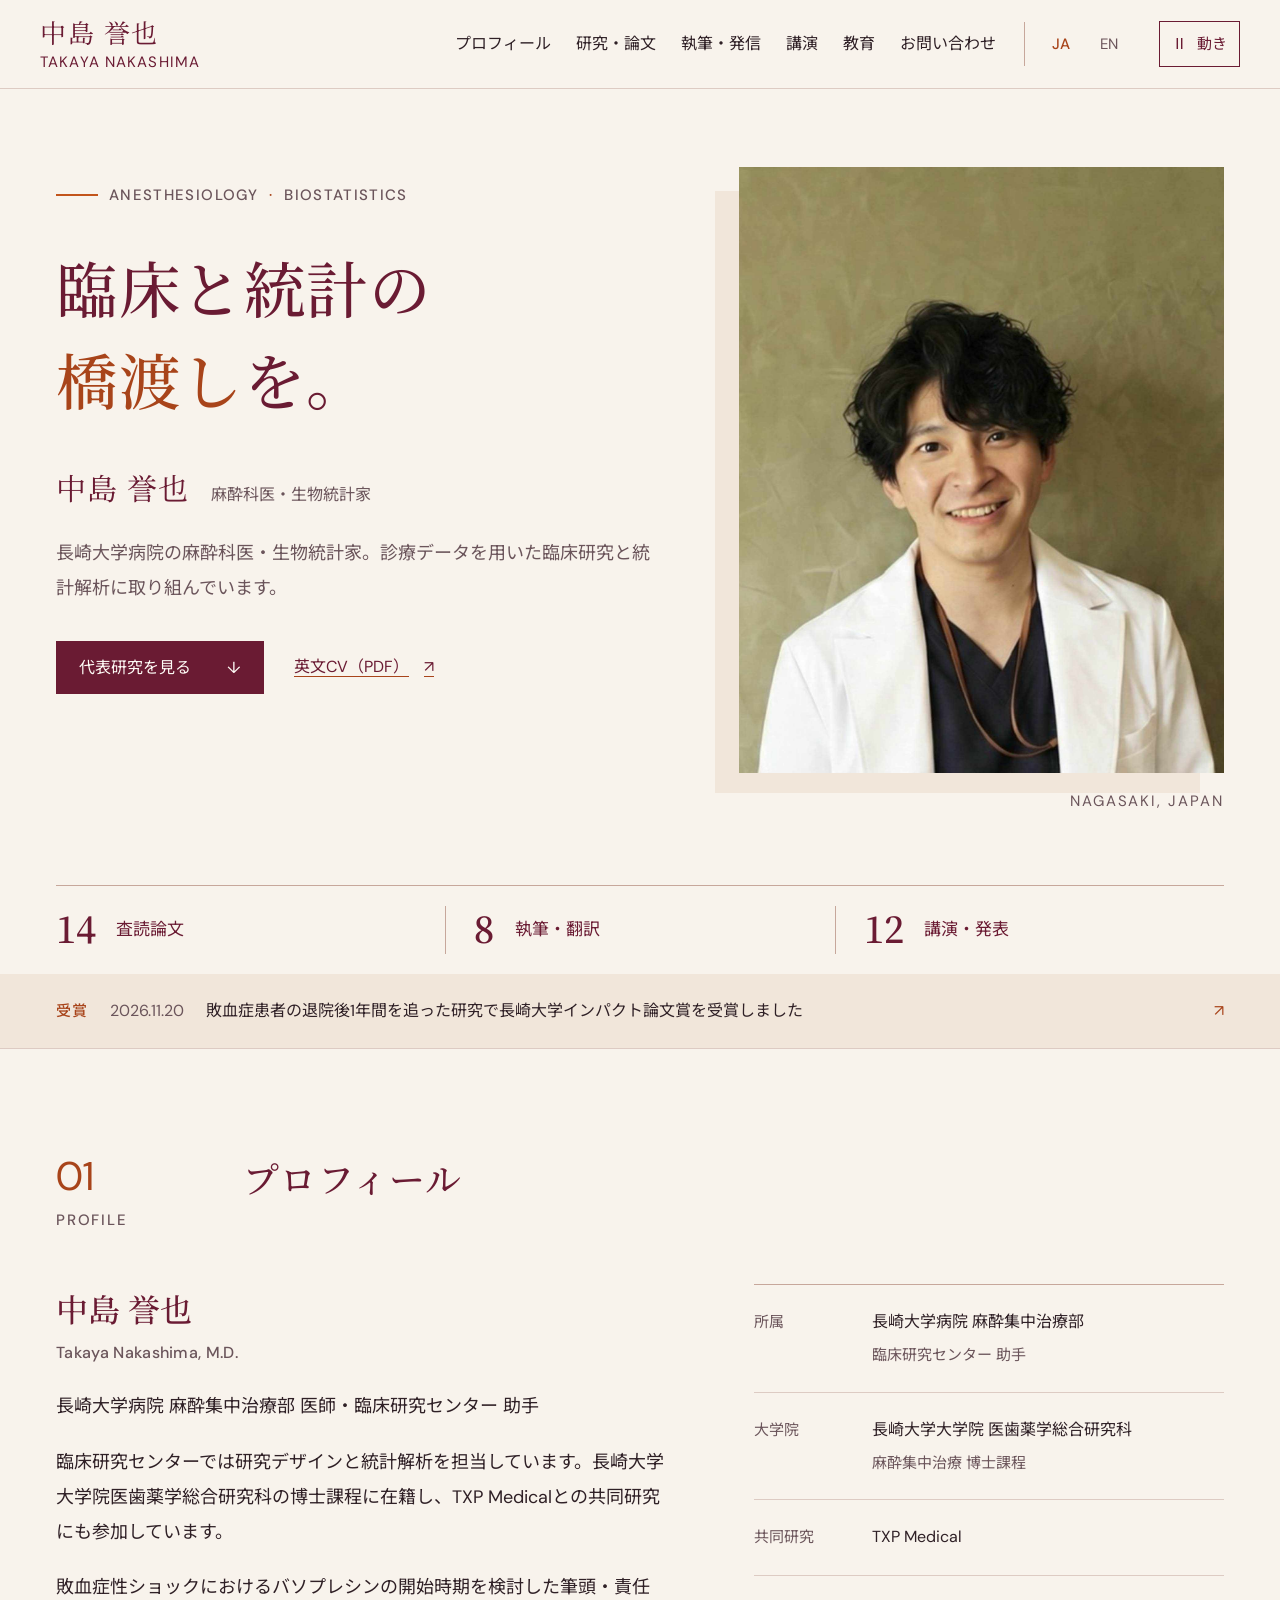
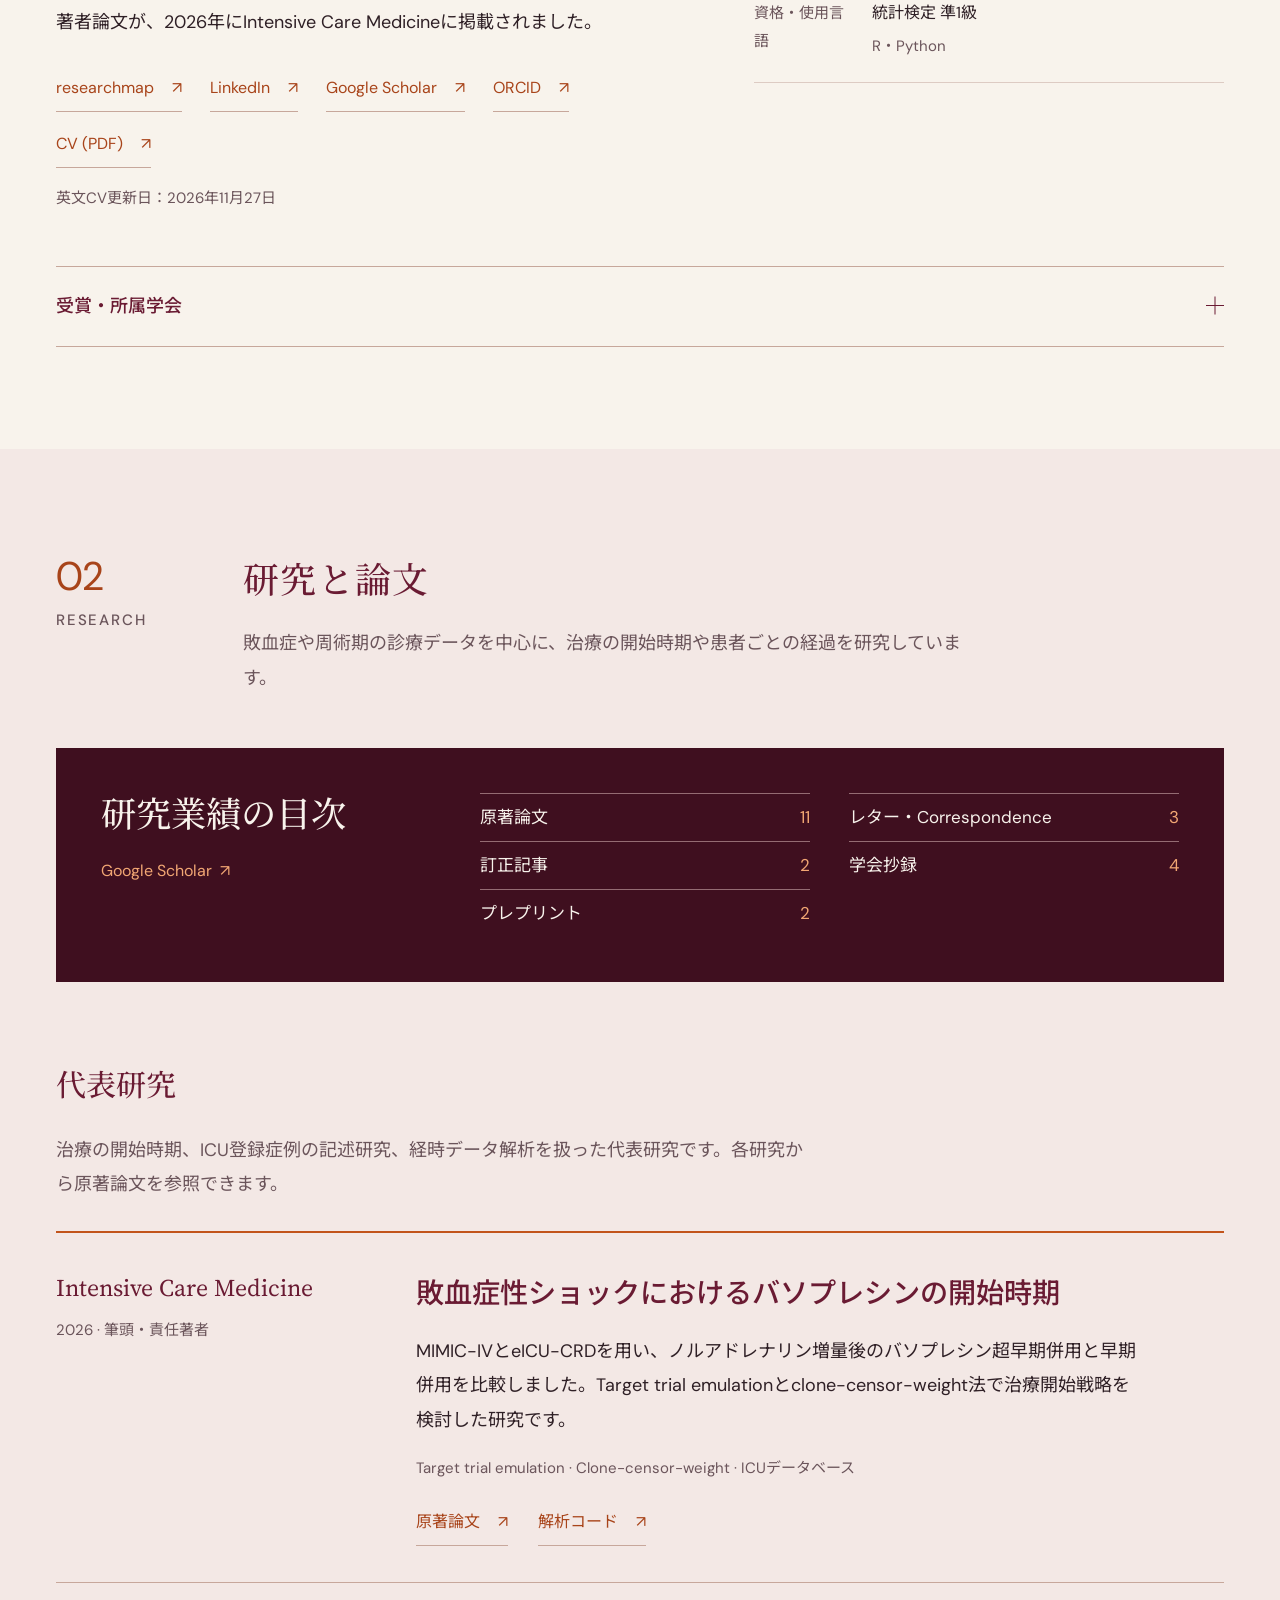
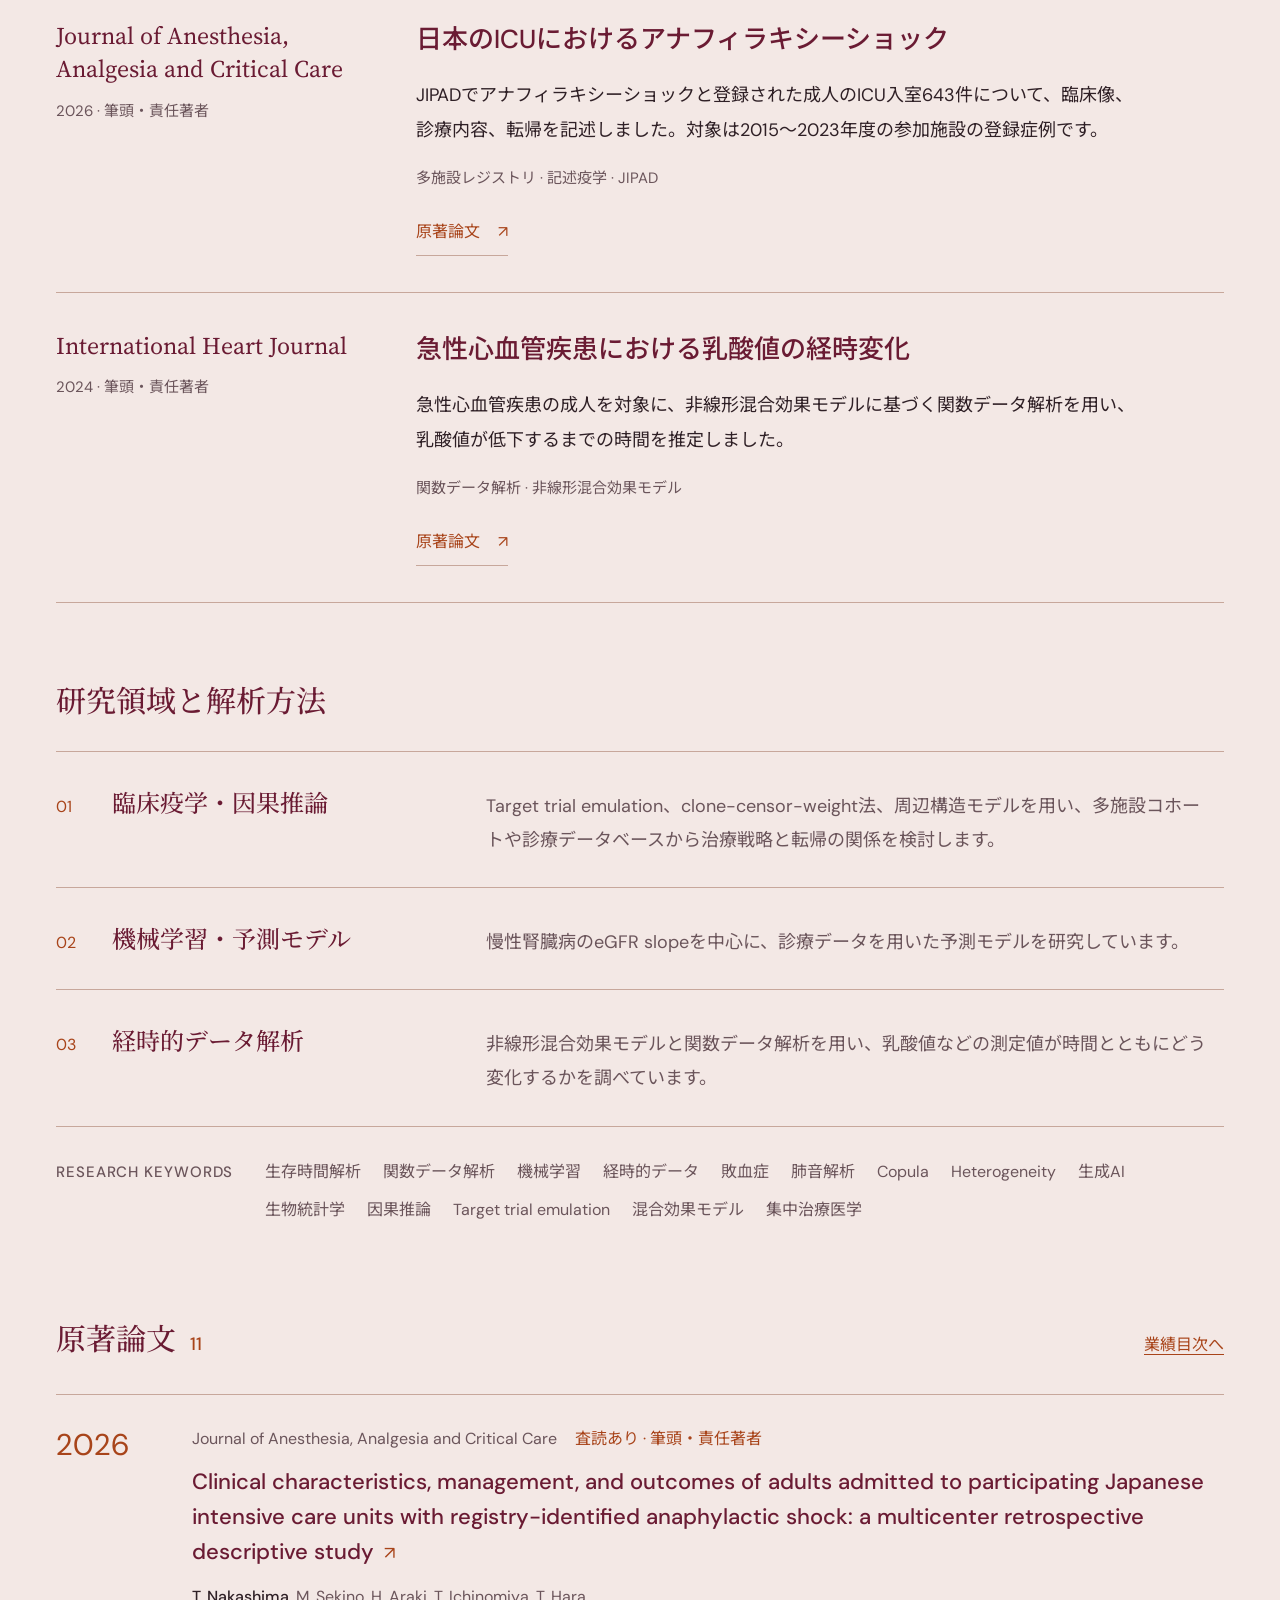
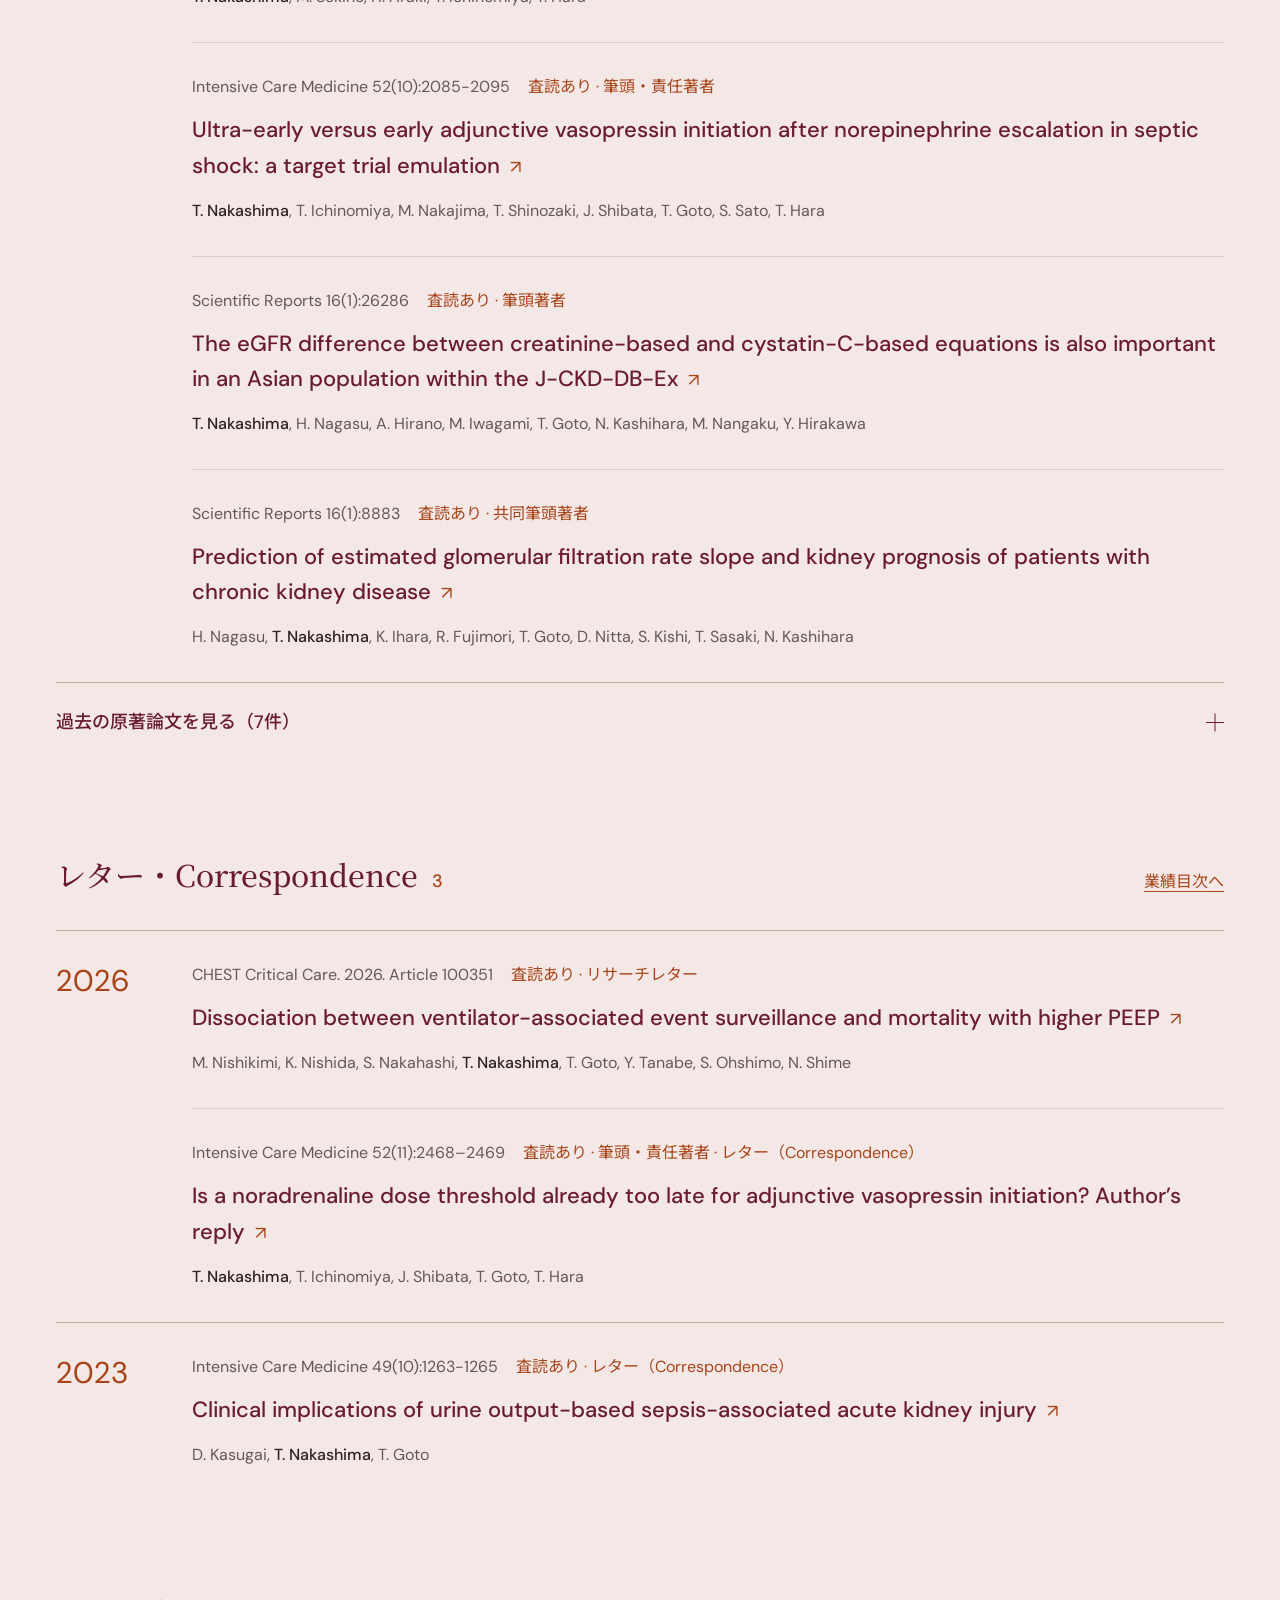
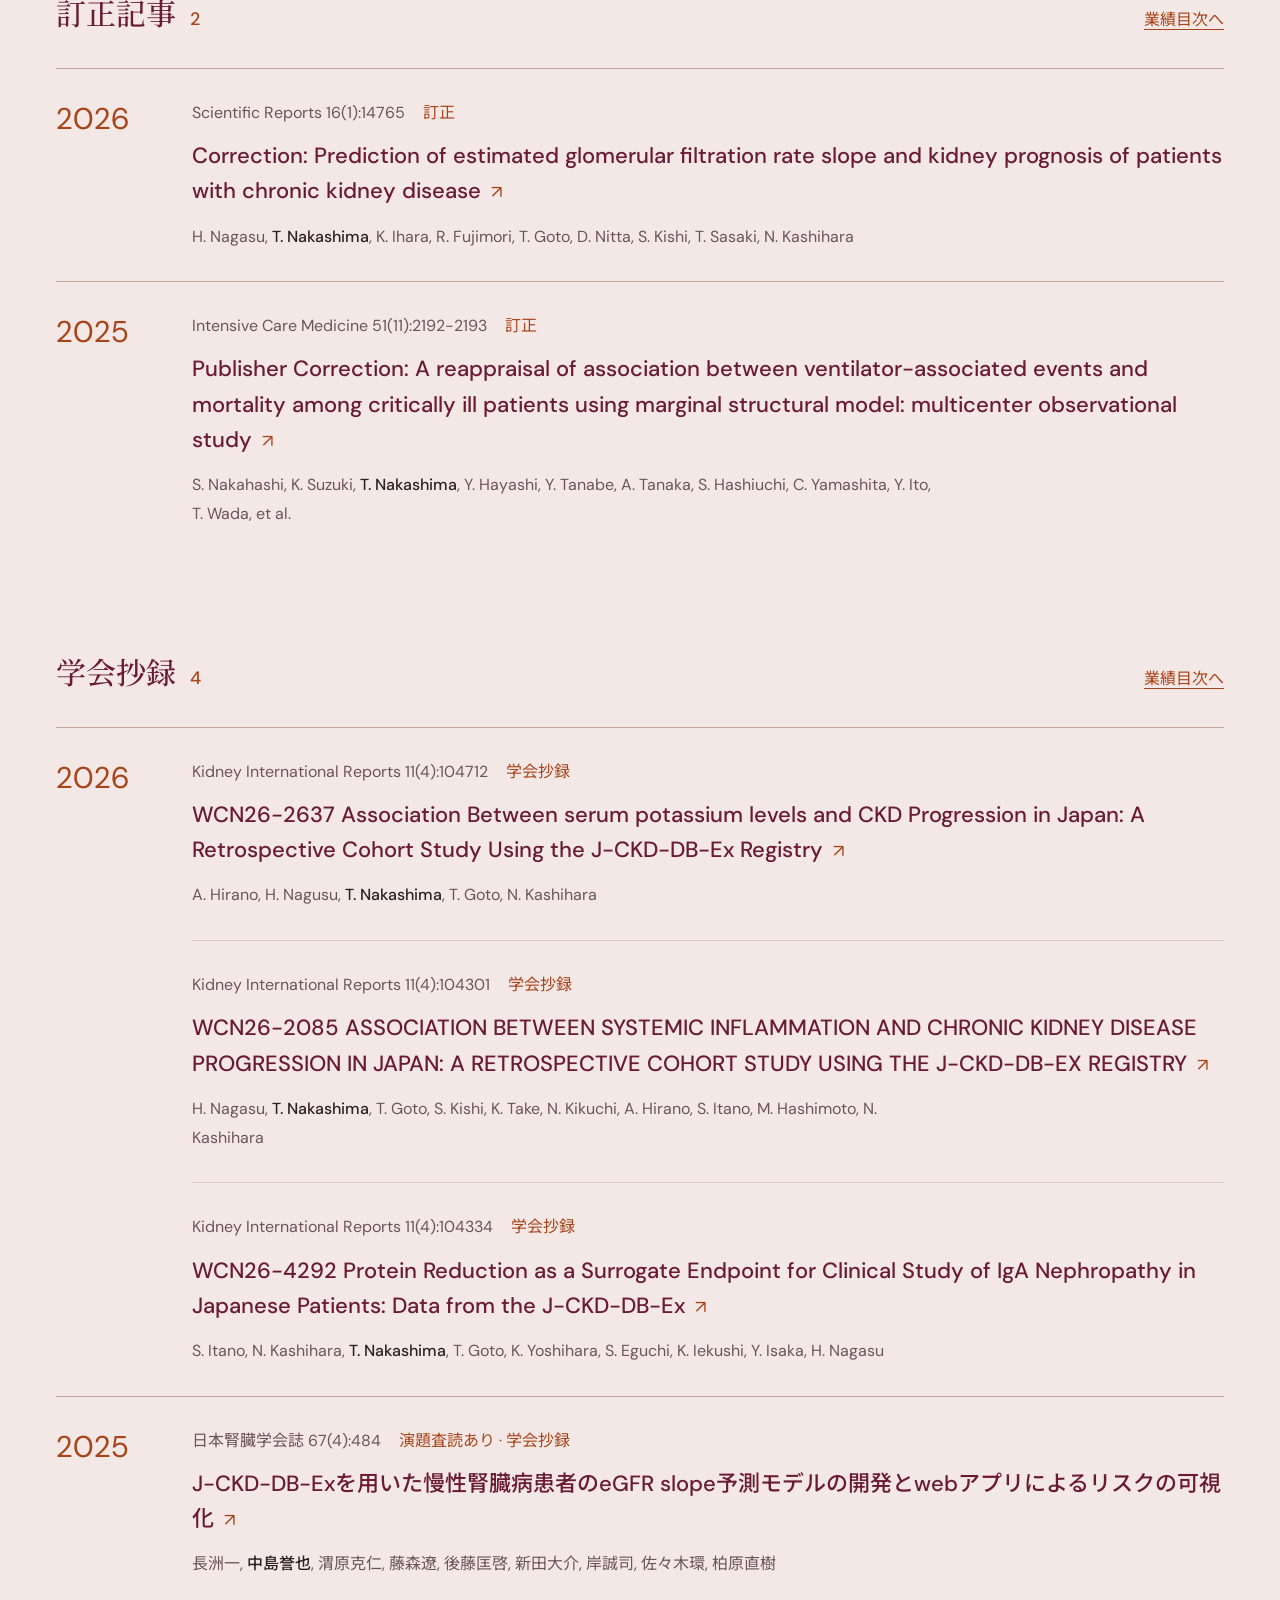
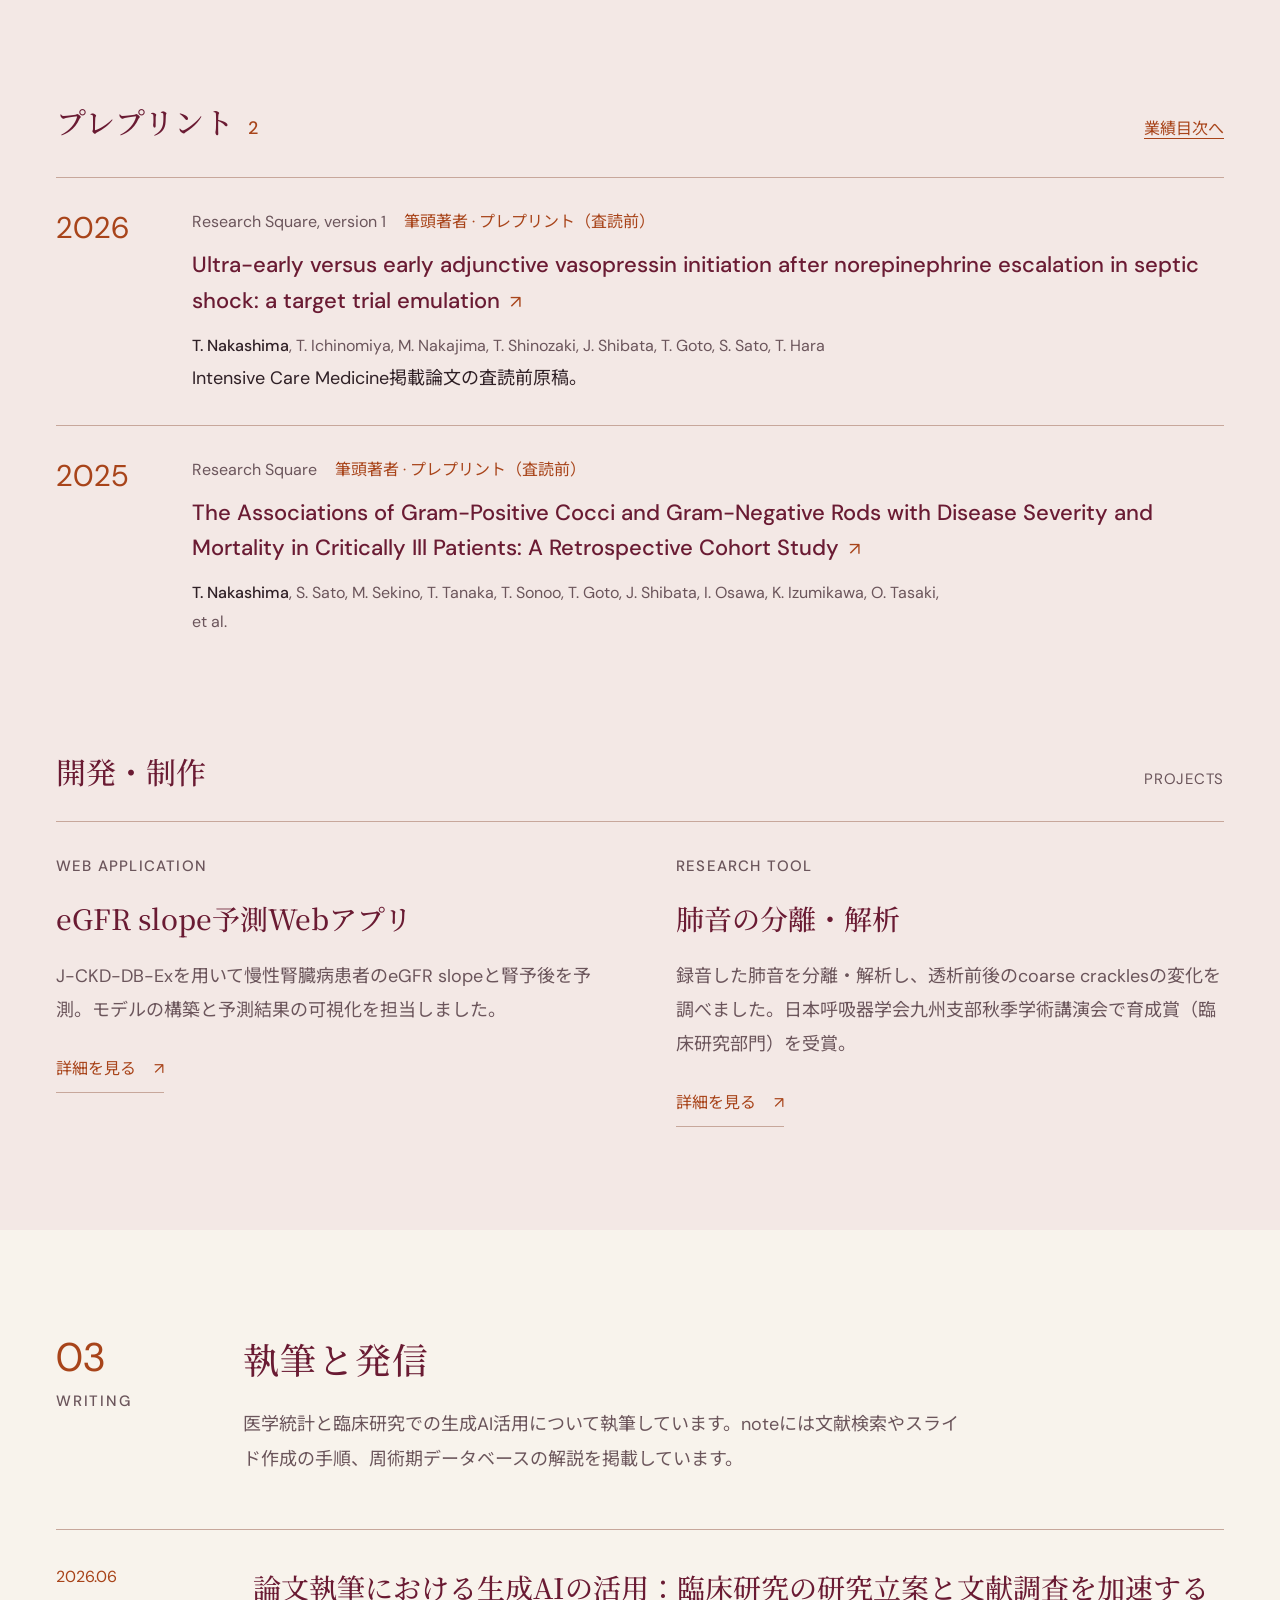
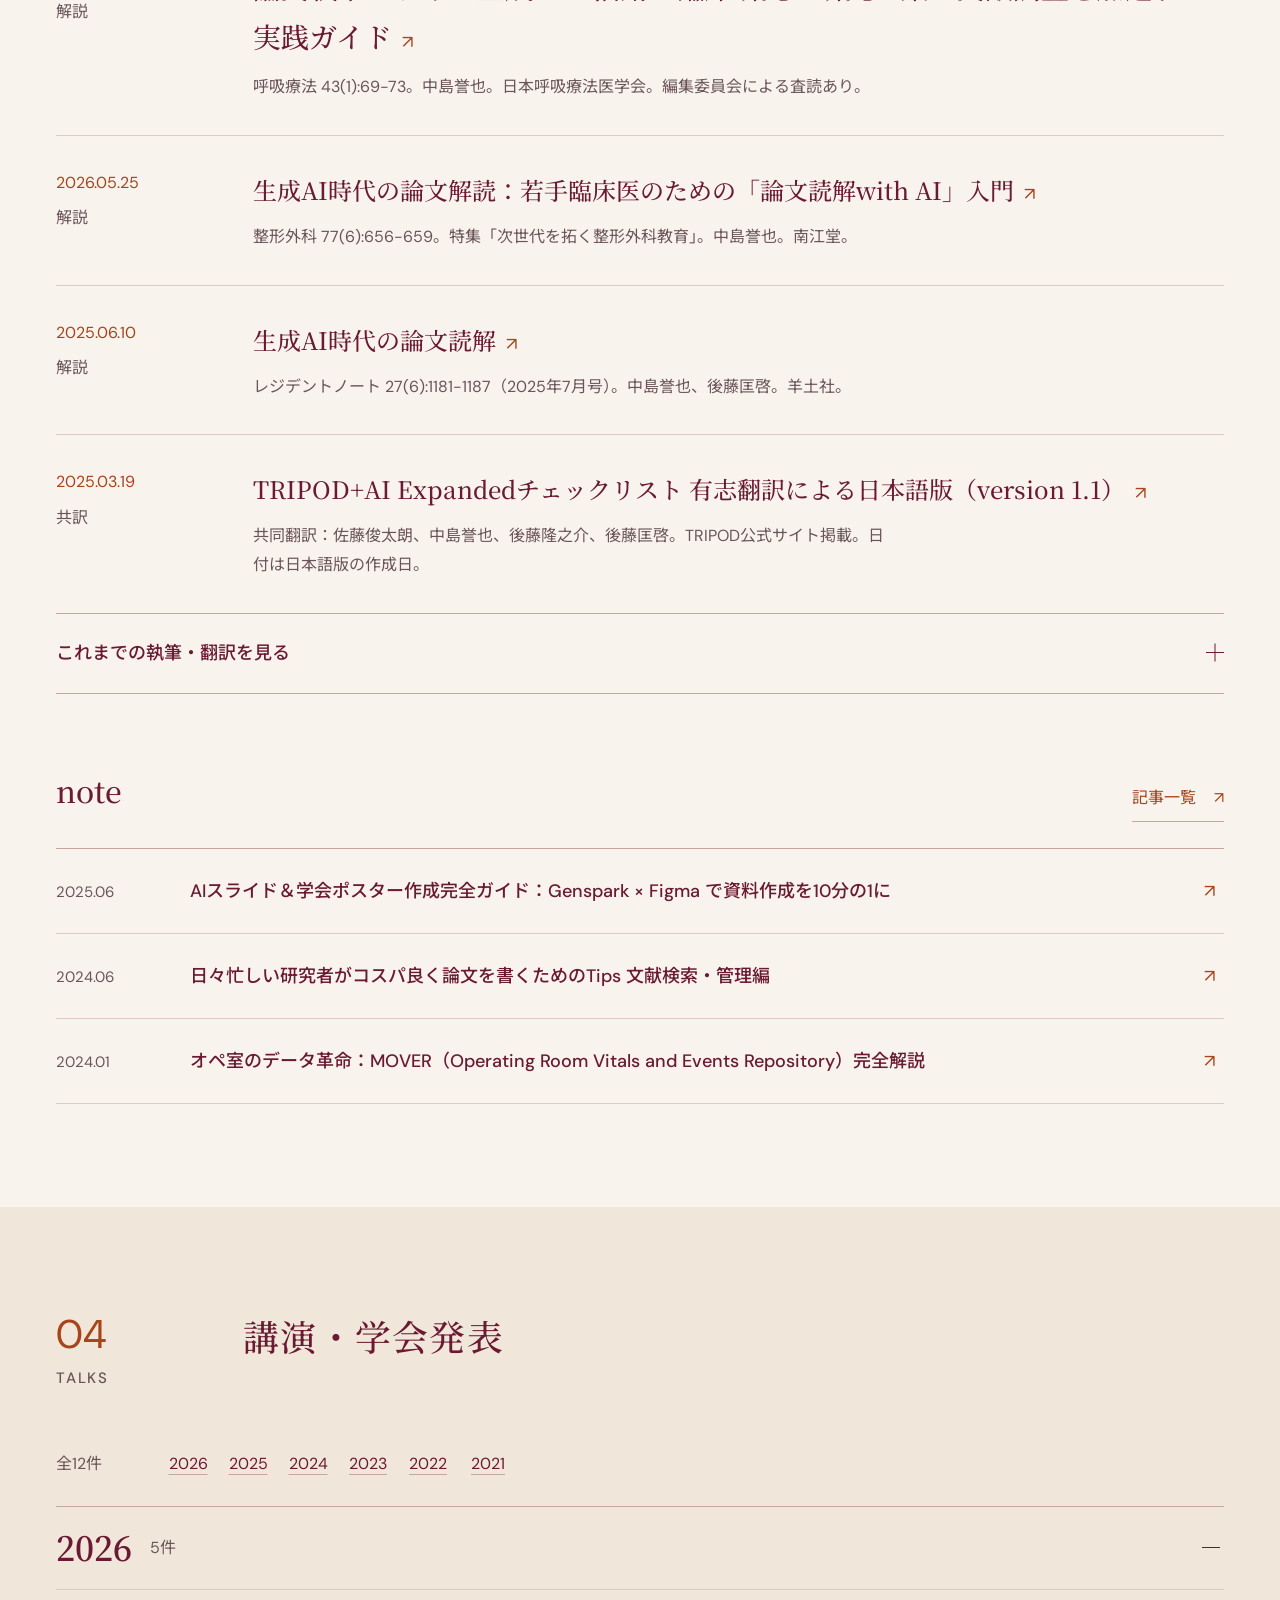
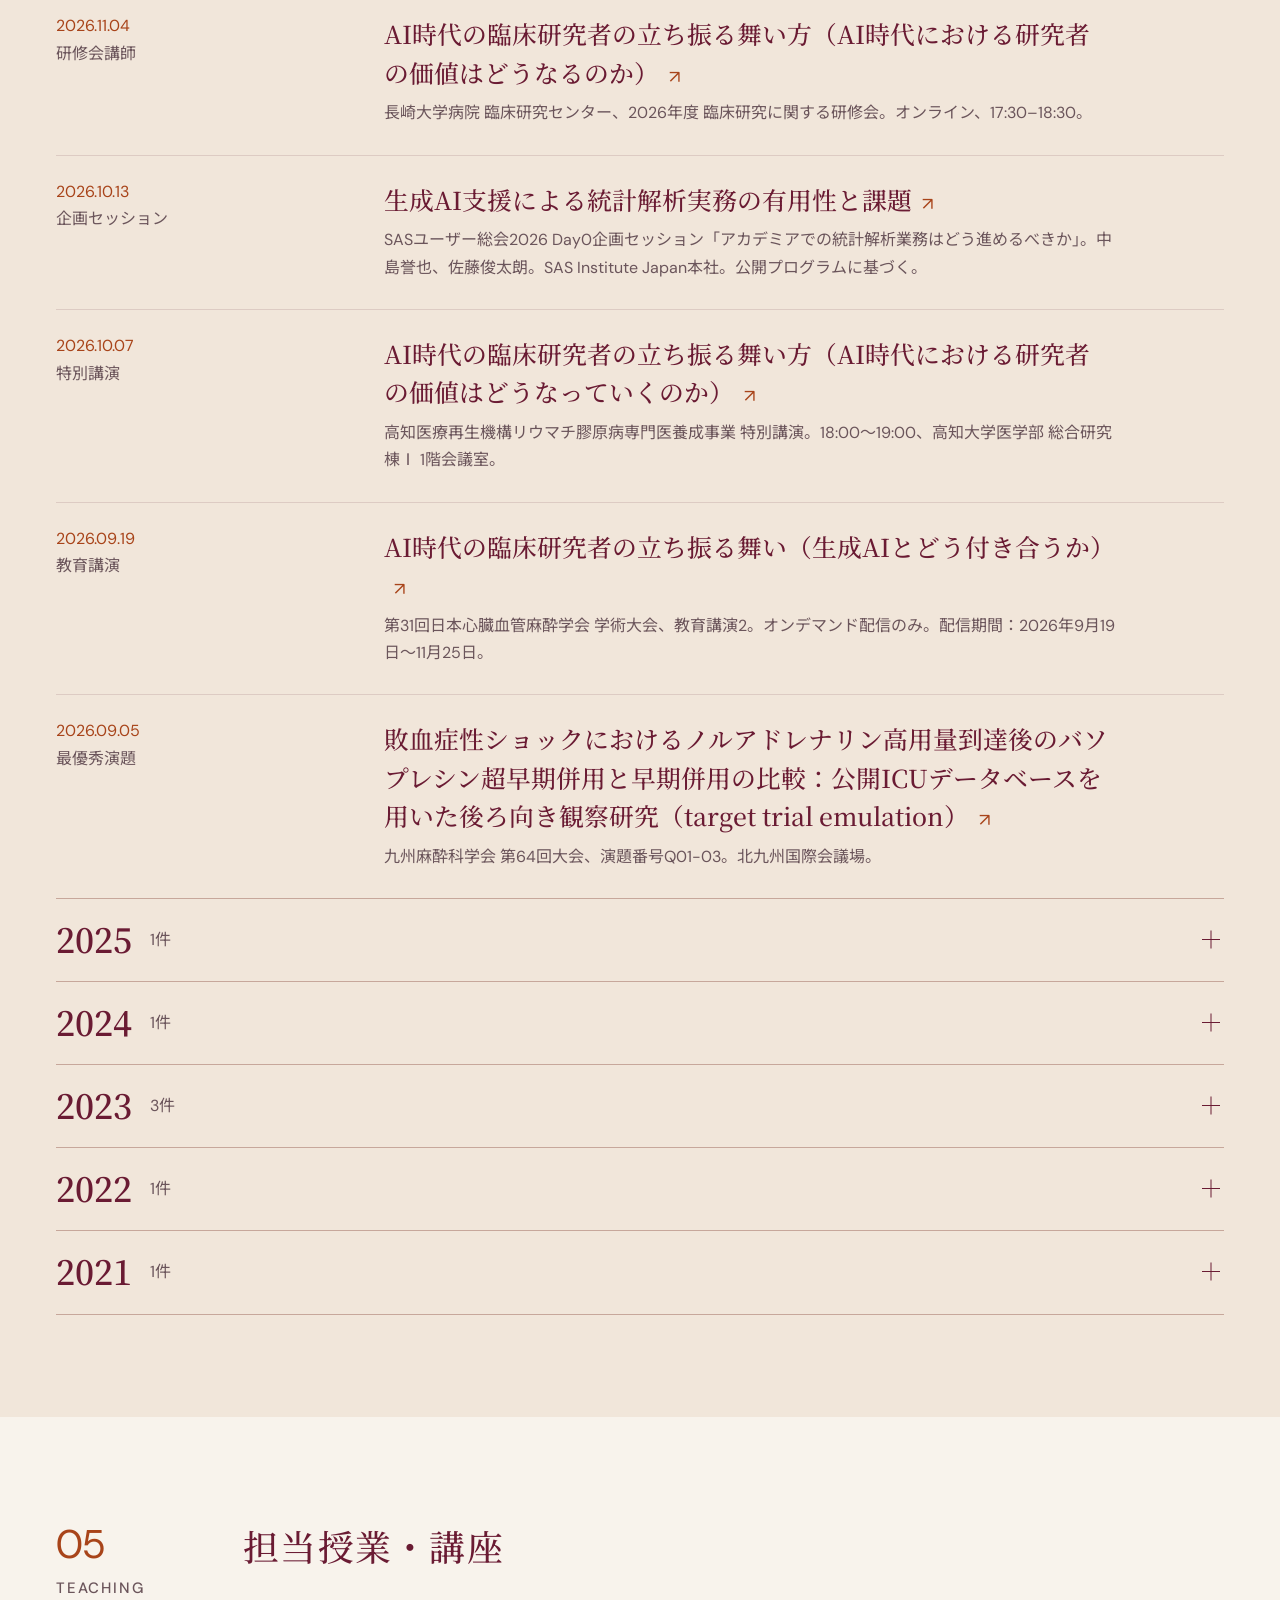
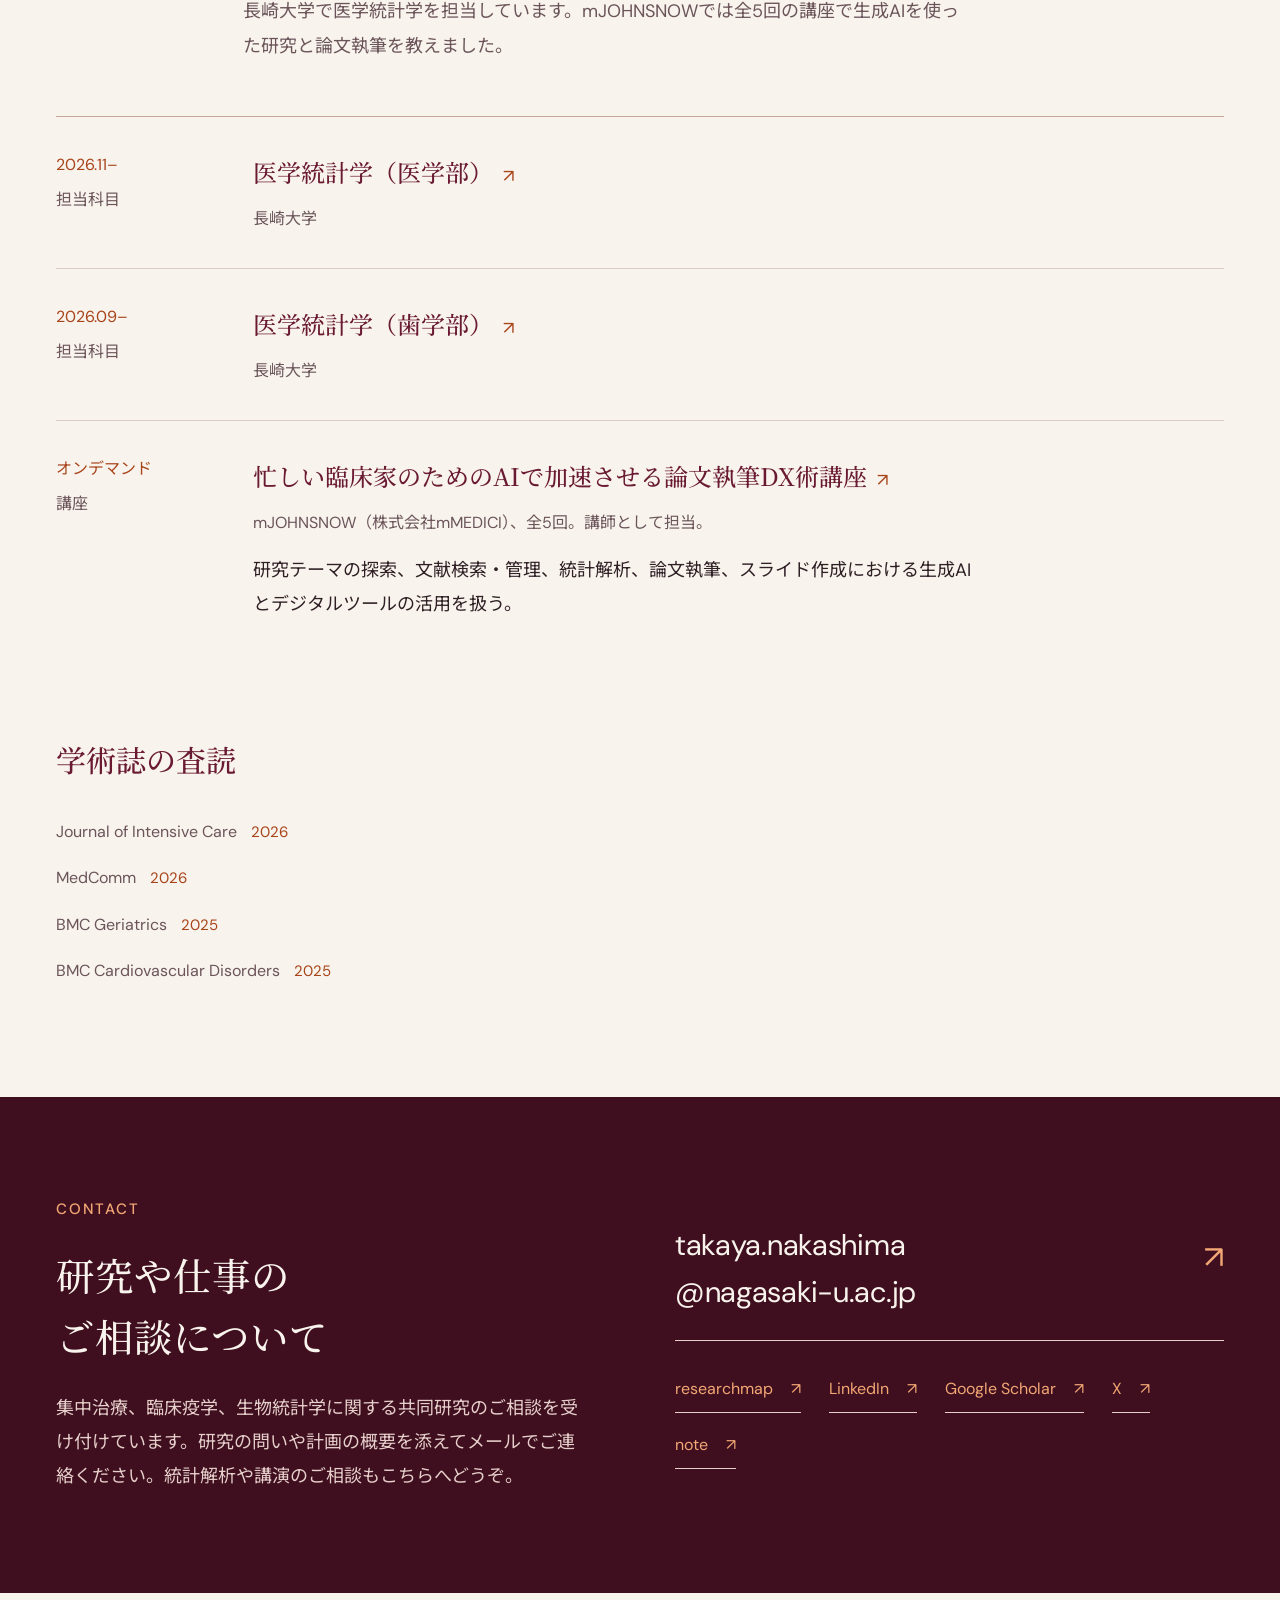
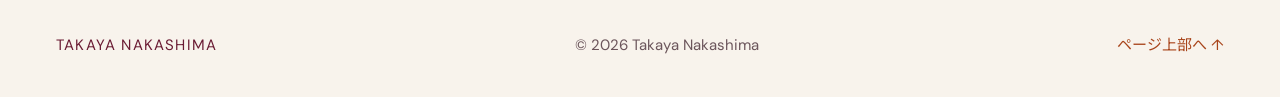
<file: index.html>
<!doctype html>
<html lang="ja">
<head>
<meta charset="utf-8">
<meta name="viewport" content="width=device-width, initial-scale=1">
<script>try { if (!matchMedia('(prefers-reduced-motion: reduce)').matches && localStorage.getItem('portfolio-motion') !== 'paused') document.documentElement.classList.add('hero-motion'); } catch (_) {}</script>
<title>中島誉也 | 臨床と統計の橋渡しを。</title>
<meta name="description" content="長崎大学病院の麻酔科医・生物統計家。診療データを用いた臨床研究と統計解析に取り組んでいます。">
<meta name="google-site-verification" content="hvCwo7Q3kKA7HeCOFgV9Li-8ylirtfjILbhXgrMBvk4">
<link rel="canonical" href="https://nakashimatakaya.github.io/">
<link rel="alternate" hreflang="ja" href="https://nakashimatakaya.github.io/">
<link rel="alternate" hreflang="en" href="https://nakashimatakaya.github.io/en/">
<link rel="alternate" hreflang="x-default" href="https://nakashimatakaya.github.io/en/">
<meta property="og:title" content="中島誉也 | 臨床と統計の橋渡しを。">
<meta property="og:description" content="長崎大学病院の麻酔科医・生物統計家。診療データを用いた臨床研究と統計解析に取り組んでいます。">
<meta property="og:type" content="profile">
<meta property="og:url" content="https://nakashimatakaya.github.io/">
<meta property="og:image" content="https://nakashimatakaya.github.io/portrait.jpg">
<meta name="theme-color" content="#6a1b33">
<link rel="icon" href="./favicon.svg" type="image/svg+xml">
<link rel="preconnect" href="https://fonts.googleapis.com">
<link rel="preconnect" href="https://fonts.gstatic.com" crossorigin>
<link href="https://fonts.googleapis.com/css2?family=Noto+Sans+JP:wght@400;500;600&family=Noto+Serif+JP:wght@500&family=DM+Sans:wght@400;500;600&family=Source+Serif+4:opsz,wght@8..60,500&display=swap" rel="stylesheet">
<link rel="stylesheet" href="./style.css?v=20261127b">
<script defer src="./site.js?v=20261127"></script>
<script type="application/ld+json">{"@context": "https://schema.org", "@type": "Person", "name": "中島誉也", "alternateName": "Takaya Nakashima", "jobTitle": "Anesthesiologist and Biostatistician", "url": "https://nakashimatakaya.github.io/", "image": "https://nakashimatakaya.github.io/portrait.jpg", "worksFor": {"@type": "Organization", "name": "Nagasaki University Hospital"}, "sameAs": ["https://scholar.google.com/citations?user=UVULTp0AAAAJ&hl=en", "https://researchmap.jp/nakataka8228", "https://www.linkedin.com/in/%E8%AA%89%E4%B9%9F-%E4%B8%AD%E5%B3%B6-a26263443/", "https://orcid.org/0009-0001-4214-3945", "https://github.com/nakashimatakaya"]}</script>
</head>
<body>
<div class="scroll-progress" aria-hidden="true"></div>
<a class="skip-link" href="#main">本文へ</a>
<header class="site-header">
 <div class="header-inner">
  <a class="brand" href="#top"><span>中島 誉也</span><small lang="en">TAKAYA NAKASHIMA</small></a>
  <button class="menu-toggle" aria-expanded="false" aria-controls="site-nav"><span>メニュー</span><i aria-hidden="true"></i></button>
  <nav id="site-nav" aria-label="メインナビゲーション"><a href="#profile">プロフィール</a><a href="#research">研究・論文</a><a href="#writing">執筆・発信</a><a href="#talks">講演</a><a href="#teaching">教育</a><a class="nav-contact" href="#contact">お問い合わせ</a></nav>
  <nav class="language" aria-label="Language"><span aria-current="page">JA</span><a href="./en/" lang="en" hreflang="en">EN</a></nav><button class="motion-toggle" type="button" aria-pressed="false" aria-label="動き" hidden><span aria-hidden="true">Ⅱ</span><span class="motion-label">動き</span></button>
 </div>
</header>
<main id="main">
<section class="hero" id="top">
 <div class="hero-inner container">
  <div class="hero-copy">
   <p class="eyebrow">ANESTHESIOLOGY <span>·</span> BIOSTATISTICS</p>
   <h1><span class="hero-line">臨床と統計の</span><span class="hero-line"><em>橋渡し</em>を。</span></h1>
   <p class="hero-name">中島 誉也<span>麻酔科医・生物統計家</span></p>
   <p class="hero-lead">長崎大学病院の麻酔科医・生物統計家。診療データを用いた臨床研究と統計解析に取り組んでいます。</p>
   <div class="hero-links"><a class="button" href="#selected-research">代表研究を見る<span aria-hidden="true">↓</span></a><a class="quiet-link" href="./Takaya_Nakashima_CV.pdf?v=2026-11-27" target="_blank" rel="noopener noreferrer">英文CV（PDF）<span aria-hidden="true">↗</span></a></div>
  </div>
  <figure class="hero-photo"><img src="./portrait.jpg" alt="中島誉也のポートレート" width="1968" height="1968" fetchpriority="high"><figcaption>NAGASAKI, JAPAN</figcaption></figure>
 </div>
 <nav class="hero-index container" aria-label="業績の概要">
  <a href="#publications"><strong>14</strong><span>査読論文</span></a>
  <a href="#writing"><strong>8</strong><span>執筆・翻訳</span></a>
  <a href="#talks"><strong>12</strong><span>講演・発表</span></a>
 </nav>
</section>
<aside class="news"><div class="container"><span class="eyebrow">受賞</span><span class="news-date">2026.11.20</span><a href="https://www.nagasaki-u.ac.jp/ja/news/news5175.html" target="_blank" rel="noopener noreferrer">敗血症患者の退院後1年間を追った研究で長崎大学インパクト論文賞を受賞しました<span aria-hidden="true">↗</span></a></div></aside>
<section class="section container" id="profile">
 <div class="section-head" data-reveal><div class="section-rail"><span class="section-number">01</span><span class="eyebrow">PROFILE</span></div><div class="section-heading"><h2>プロフィール</h2></div></div>
 <div class="profile-grid"><div class="profile-copy"><h3>中島 誉也<span>Takaya Nakashima, M.D.</span></h3><p>長崎大学病院 麻酔集中治療部 医師・臨床研究センター 助手</p><p>臨床研究センターでは研究デザインと統計解析を担当しています。長崎大学大学院医歯薬学総合研究科の博士課程に在籍し、TXP Medicalとの共同研究にも参加しています。</p><p>敗血症性ショックにおけるバソプレシンの開始時期を検討した筆頭・責任著者論文が、2026年にIntensive Care Medicineに掲載されました。</p><div class="inline-links"><a class="text-link" href="https://researchmap.jp/nakataka8228" target="_blank" rel="noopener noreferrer">researchmap<span aria-hidden="true">↗</span></a><a class="text-link" href="https://www.linkedin.com/in/%E8%AA%89%E4%B9%9F-%E4%B8%AD%E5%B3%B6-a26263443/" target="_blank" rel="noopener noreferrer">LinkedIn<span aria-hidden="true">↗</span></a><a class="text-link" href="https://scholar.google.com/citations?user=UVULTp0AAAAJ&amp;hl=en" target="_blank" rel="noopener noreferrer">Google Scholar<span aria-hidden="true">↗</span></a><a class="text-link" href="https://orcid.org/0009-0001-4214-3945" target="_blank" rel="noopener noreferrer">ORCID<span aria-hidden="true">↗</span></a><a class="text-link" href="./Takaya_Nakashima_CV.pdf?v=2026-11-27" target="_blank" rel="noopener noreferrer">CV (PDF)<span aria-hidden="true">↗</span></a></div><p class="cv-updated">英文CV更新日：2026年11月27日</p></div><dl class="profile-facts"><div><dt>所属</dt><dd>長崎大学病院 麻酔集中治療部<small>臨床研究センター 助手</small></dd></div><div><dt>大学院</dt><dd>長崎大学大学院 医歯薬学総合研究科<small>麻酔集中治療 博士課程</small></dd></div><div><dt>共同研究</dt><dd>TXP Medical</dd></div><div><dt>資格・使用言語</dt><dd>統計検定 準1級<small>R・Python</small></dd></div></dl></div>
 <details class="disclosure profile-details" id="awards"><summary><span>受賞・所属学会</span><span aria-hidden="true" class="plus"></span></summary><div class="award-grid"><ol class="award-list"><li><span>2026.11</span><div><h3><a class="text-link" href="https://www.nagasaki-u.ac.jp/ja/news/include/file/article/images/2026/11/20261120.pdf" target="_blank" rel="noopener noreferrer">令和8年度 長崎大学インパクト論文賞<span aria-hidden="true">↗</span></a></h3><p>長崎大学</p><p>Phenotypes of Functional Decline or Recovery in Sepsis ICU Survivors: Insights From a 1-Year Follow-Up Multicenter Cohort Analysis (Critical Care Medicine).</p></div></li><li><span>2026.09</span><div><h3>九州麻酔科学会 第64回大会 最優秀演題</h3><p>日本麻酔科学会 九州支部</p><p>「敗血症性ショックにおけるノルアドレナリン高用量到達後のバソプレシン超早期併用と早期併用の比較：公開ICUデータベースを用いた後ろ向き観察研究（target trial emulation）」</p></div></li><li><span>2021.10</span><div><h3>育成賞［臨床研究部門］</h3><p>第87回 日本呼吸器学会・日本結核病学会 非結核性抗酸菌症学会 日本サルコイドーシス／肉芽腫性疾患学会 九州支部秋季学術講演会</p><p>「録音肺音の分離技術解析の透析前後の coarse crackles 変化への臨床的応用」</p></div></li></ol><div><h3>所属学会</h3><ul class="society-list"><li>日本集中治療医学会 <span>2026.10–</span></li><li>日本麻酔科学会 <span>2024–</span></li><li>日本疫学会 <span>2022–</span></li><li>日本臨床疫学会 <span>2021–</span></li><li>日本メディカルAI学会 <span>2021–</span></li><li>日本行動計量学会 <span>2020–</span></li></ul></div></div></details>
</section>
<section class="section research-section" id="research"><div class="container">
 <div class="section-head" data-reveal><div class="section-rail"><span class="section-number">02</span><span class="eyebrow">RESEARCH</span></div><div class="section-heading"><h2>研究と論文</h2><p class=section-intro>敗血症や周術期の診療データを中心に、治療の開始時期や患者ごとの経過を研究しています。</p></div></div>
 <nav class="publication-index" id="publications" aria-labelledby="pub-index-title">
  <div class="index-heading"><h3 id="pub-index-title">研究業績の目次</h3><a class="index-source" href="https://scholar.google.com/citations?user=UVULTp0AAAAJ&amp;hl=en" target="_blank" rel="noopener noreferrer">Google Scholar<span aria-hidden="true">↗</span></a></div>
  <ul><li><a href="#papers"><span>原著論文</span><span class="index-count">11</span></a></li><li><a href="#letters"><span>レター・Correspondence</span><span class="index-count">3</span></a></li><li><a href="#corrections"><span>訂正記事</span><span class="index-count">2</span></a></li><li><a href="#abstracts"><span>学会抄録</span><span class="index-count">4</span></a></li><li><a href="#preprints"><span>プレプリント</span><span class="index-count">2</span></a></li></ul>
 </nav>
 <div class="selected-research" id="selected-research"><div class="subsection-head"><h3>代表研究</h3></div><p class="selected-intro">治療の開始時期、ICU登録症例の記述研究、経時データ解析を扱った代表研究です。各研究から原著論文を参照できます。</p><article data-reveal class="selected-study"><div class="study-citation"><p>Intensive Care Medicine</p><span>2026 · 筆頭・責任著者</span></div><div class="study-summary"><h4>敗血症性ショックにおけるバソプレシンの開始時期</h4><p>MIMIC-IVとeICU-CRDを用い、ノルアドレナリン増量後のバソプレシン超早期併用と早期併用を比較しました。Target trial emulationとclone-censor-weight法で治療開始戦略を検討した研究です。</p><p class="study-methods">Target trial emulation · Clone-censor-weight · ICUデータベース</p><div class="study-links"><a class="text-link" href="https://doi.org/10.1007/s00134-026-08575-3" target="_blank" rel="noopener noreferrer">原著論文<span aria-hidden="true">↗</span></a><a class="text-link" href="https://github.com/nakashimatakaya/vasopressin-timing-target-trial-emulation" target="_blank" rel="noopener noreferrer">解析コード<span aria-hidden="true">↗</span></a></div></div></article><article class="selected-study"><div class="study-citation"><p>Journal of Anesthesia, Analgesia and Critical Care</p><span>2026 · 筆頭・責任著者</span></div><div class="study-summary"><h4>日本のICUにおけるアナフィラキシーショック</h4><p>JIPADでアナフィラキシーショックと登録された成人のICU入室643件について、臨床像、診療内容、転帰を記述しました。対象は2015〜2023年度の参加施設の登録症例です。</p><p class="study-methods">多施設レジストリ · 記述疫学 · JIPAD</p><div class="study-links"><a class="text-link" href="https://doi.org/10.1186/s44158-026-00464-x" target="_blank" rel="noopener noreferrer">原著論文<span aria-hidden="true">↗</span></a></div></div></article><article class="selected-study"><div class="study-citation"><p>International Heart Journal</p><span>2024 · 筆頭・責任著者</span></div><div class="study-summary"><h4>急性心血管疾患における乳酸値の経時変化</h4><p>急性心血管疾患の成人を対象に、非線形混合効果モデルに基づく関数データ解析を用い、乳酸値が低下するまでの時間を推定しました。</p><p class="study-methods">関数データ解析 · 非線形混合効果モデル</p><div class="study-links"><a class="text-link" href="https://doi.org/10.1536/ihj.23-659" target="_blank" rel="noopener noreferrer">原著論文<span aria-hidden="true">↗</span></a></div></div></article></div>
 <div class="subsection-head methods-heading"><h3>研究領域と解析方法</h3></div>
 <div class="research-themes"><div class="research-row"><span class="theme-no">01</span><h4>臨床疫学・因果推論</h4><p>Target trial emulation、clone-censor-weight法、周辺構造モデルを用い、多施設コホートや診療データベースから治療戦略と転帰の関係を検討します。</p></div><div class="research-row"><span class="theme-no">02</span><h4>機械学習・予測モデル</h4><p>慢性腎臓病のeGFR slopeを中心に、診療データを用いた予測モデルを研究しています。</p></div><div class="research-row"><span class="theme-no">03</span><h4>経時的データ解析</h4><p>非線形混合効果モデルと関数データ解析を用い、乳酸値などの測定値が時間とともにどう変化するかを調べています。</p></div></div>
 <div class="keyword-area"><h3>RESEARCH KEYWORDS</h3><ul><li>生存時間解析</li><li>関数データ解析</li><li>機械学習</li><li>経時的データ</li><li>敗血症</li><li>肺音解析</li><li>Copula</li><li>Heterogeneity</li><li>生成AI</li><li>生物統計学</li><li>因果推論</li><li>Target trial emulation</li><li>混合効果モデル</li><li>集中治療医学</li></ul></div>
 <div class="publications" id="papers"><div class="subsection-head publication-heading"><h3>原著論文 <small>11</small></h3><a href="#publications">業績目次へ</a></div><div class="publication-group"><h4 class="publication-year">2026</h4><ol class="paper-list"><li class="paper"><div class="paper-meta"><span>Journal of Anesthesia, Analgesia and Critical Care</span><span>査読あり · 筆頭・責任著者</span></div><h5 lang="en"><a href="https://doi.org/10.1186/s44158-026-00464-x" target="_blank" rel="noopener noreferrer">Clinical characteristics, management, and outcomes of adults admitted to participating Japanese intensive care units with registry-identified anaphylactic shock: a multicenter retrospective descriptive study<span class="record-arrow" aria-hidden="true">↗</span></a></h5><p class="authors" lang="en"><strong>T. Nakashima</strong>, M. Sekino, H. Araki, T. Ichinomiya, T. Hara</p></li><li class="paper"><div class="paper-meta"><span>Intensive Care Medicine 52(10):2085-2095</span><span>査読あり · 筆頭・責任著者</span></div><h5 lang="en"><a href="https://doi.org/10.1007/s00134-026-08575-3" target="_blank" rel="noopener noreferrer">Ultra-early versus early adjunctive vasopressin initiation after norepinephrine escalation in septic shock: a target trial emulation<span class="record-arrow" aria-hidden="true">↗</span></a></h5><p class="authors" lang="en"><strong>T. Nakashima</strong>, T. Ichinomiya, M. Nakajima, T. Shinozaki, J. Shibata, T. Goto, S. Sato, T. Hara</p></li><li class="paper"><div class="paper-meta"><span>Scientific Reports 16(1):26286</span><span>査読あり · 筆頭著者</span></div><h5 lang="en"><a href="https://doi.org/10.1038/s41598-026-57444-y" target="_blank" rel="noopener noreferrer">The eGFR difference between creatinine-based and cystatin-C-based equations is also important in an Asian population within the J-CKD-DB-Ex<span class="record-arrow" aria-hidden="true">↗</span></a></h5><p class="authors" lang="en"><strong>T. Nakashima</strong>, H. Nagasu, A. Hirano, M. Iwagami, T. Goto, N. Kashihara, M. Nangaku, Y. Hirakawa</p></li><li class="paper"><div class="paper-meta"><span>Scientific Reports 16(1):8883</span><span>査読あり · 共同筆頭著者</span></div><h5 lang="en"><a href="https://doi.org/10.1038/s41598-026-38246-8" target="_blank" rel="noopener noreferrer">Prediction of estimated glomerular filtration rate slope and kidney prognosis of patients with chronic kidney disease<span class="record-arrow" aria-hidden="true">↗</span></a></h5><p class="authors" lang="en">H. Nagasu, <strong>T. Nakashima</strong>, K. Ihara, R. Fujimori, T. Goto, D. Nitta, S. Kishi, T. Sasaki, N. Kashihara</p></li></ol></div><details class="disclosure"><summary><span>過去の原著論文を見る（7件）</span><span class="plus" aria-hidden="true"></span></summary><div class="publication-group"><h4 class="publication-year">2025</h4><ol class="paper-list"><li class="paper"><div class="paper-meta"><span>Clinical and Experimental Nephrology 30(2):309-319</span><span>査読あり · 共同筆頭著者</span></div><h5 lang="en"><a href="https://doi.org/10.1007/s10157-025-02788-4" target="_blank" rel="noopener noreferrer">Proteinuria reduction as a surrogate endpoint for clinical study of IgA nephropathy in Japanese patients: data from the J-CKD-DB-Ex<span class="record-arrow" aria-hidden="true">↗</span></a></h5><p class="authors" lang="en">N. Kashihara, S. Itano, <strong>T. Nakashima</strong>, T. Goto, K. Yoshihara, S. Eguchi, K. Iekushi, Y. Isaka, H. Nagasu; J-CKD-DB collaborators</p><p class="publication-note">オンライン公開2025年。最終掲載は2026年2月号。</p></li><li class="paper"><div class="paper-meta"><span>Intensive Care Medicine 51(10):1764-1774</span><span>査読あり</span></div><h5 lang="en"><a href="https://doi.org/10.1007/s00134-025-08074-x" target="_blank" rel="noopener noreferrer">A reappraisal of association between ventilator-associated events and mortality among critically ill patients using marginal structural model: multicenter observational study<span class="record-arrow" aria-hidden="true">↗</span></a></h5><p class="authors" lang="en">S. Nakahashi, K. Suzuki, <strong>T. Nakashima</strong>, Y. Hayashi, Y. Tanabe, A. Tanaka, S. Hashiuchi, C. Yamashita, Y. Ito, T. Wada, et al.</p></li><li class="paper"><div class="paper-meta"><span>Critical Care Medicine 53(4):e928-e940</span><span>査読あり · 共同筆頭著者</span></div><h5 lang="en"><a href="https://doi.org/10.1097/CCM.0000000000006621" target="_blank" rel="noopener noreferrer">Phenotypes of Functional Decline or Recovery in Sepsis ICU Survivors: Insights From a 1-Year Follow-Up Multicenter Cohort Analysis<span class="record-arrow" aria-hidden="true">↗</span></a></h5><p class="authors" lang="en">K. Liu, <strong>T. Nakashima</strong>, T. Goto, K. Nakamura, H. Nakano, M. Motoki, H. Kamijo, Matsuoka Ayaka, K. Ishii, Y. Morita, et al.</p></li></ol></div><div class="publication-group"><h4 class="publication-year">2024</h4><ol class="paper-list"><li class="paper"><div class="paper-meta"><span>International Heart Journal 65(6):1058-1065</span><span>査読あり · 筆頭・責任著者</span></div><h5 lang="en"><a href="https://doi.org/10.1536/ihj.23-659" target="_blank" rel="noopener noreferrer">Estimating the Timeframe of Lactate Reduction in Acute Cardiovascular Disease Using Functional Data Analysis Based on Nonlinear Mixed Effects Models<span class="record-arrow" aria-hidden="true">↗</span></a></h5><p class="authors" lang="en"><strong>T. Nakashima</strong>, S. Sato, H. Matsui, A. Mizuno</p></li><li class="paper"><div class="paper-meta"><span>Clinical and Experimental Nephrology 28(8):784-792</span><span>査読あり · 共同筆頭著者</span></div><h5 lang="en"><a href="https://doi.org/10.1007/s10157-024-02486-7" target="_blank" rel="noopener noreferrer">Association of serum magnesium levels with renal prognosis in patients with chronic kidney disease<span class="record-arrow" aria-hidden="true">↗</span></a></h5><p class="authors" lang="en">S. Kishi, <strong>T. Nakashima</strong>, T. Goto, H. Nagasu, C. R. Brooks, H. Okada, K. Tamura, T. Nakano, I. Narita, S. Maruyama, et al.</p></li></ol></div><div class="publication-group"><h4 class="publication-year">2022</h4><ol class="paper-list"><li class="paper"><div class="paper-meta"><span>長崎医学会雑誌 97(1):1-6</span><span>査読あり · 筆頭著者</span></div><h5 lang="ja"><a href="https://researchmap.jp/nakataka8228/published_papers/43860537" target="_blank" rel="noopener noreferrer">新しい録音機器と解析技術を用いた肺音解析システムの医師聴診の補助ツールとしての可能性<span class="record-arrow" aria-hidden="true">↗</span></a></h5><p class="authors" lang="ja"><strong>中島誉也</strong>, 尾長谷靖, 深堀範, 福島千鶴, 入来隼, 永江由香, 山口博之, 坂本憲穂, 石松祐二, 山田頼弥, et al.</p></li></ol></div><div class="publication-group"><h4 class="publication-year">2021</h4><ol class="paper-list"><li class="paper"><div class="paper-meta"><span>BMC Anesthesiology 21(1):250</span><span>査読あり</span></div><h5 lang="en"><a href="https://doi.org/10.1186/s12871-021-01470-y" target="_blank" rel="noopener noreferrer">Association between preoperative toe perfusion index and maternal core temperature decrease during cesarean delivery under spinal anesthesia: a prospective cohort study<span class="record-arrow" aria-hidden="true">↗</span></a></h5><p class="authors" lang="en">S. Kaneko, K. Hara, S. Sato, <strong>T. Nakashima</strong>, Y. Kawazoe, M. Taguchi, S. Urabe, A. Nakao, K. Hamada, M. Yamaguchi, et al.</p></li></ol></div></details></div><div class="publications" id="letters"><div class="subsection-head publication-heading"><h3>レター・Correspondence <small>3</small></h3><a href="#publications">業績目次へ</a></div><div class="publication-group"><h4 class="publication-year">2026</h4><ol class="paper-list"><li class="paper"><div class="paper-meta"><span>CHEST Critical Care. 2026. Article 100351</span><span>査読あり · リサーチレター</span></div><h5 lang="en"><a href="https://doi.org/10.1016/j.chstcc.2026.100351" target="_blank" rel="noopener noreferrer">Dissociation between ventilator-associated event surveillance and mortality with higher PEEP<span class="record-arrow" aria-hidden="true">↗</span></a></h5><p class="authors" lang="en">M. Nishikimi, K. Nishida, S. Nakahashi, <strong>T. Nakashima</strong>, T. Goto, Y. Tanabe, S. Ohshimo, N. Shime</p></li><li class="paper"><div class="paper-meta"><span>Intensive Care Medicine 52(11):2468–2469</span><span>査読あり · 筆頭・責任著者 · レター（Correspondence）</span></div><h5 lang="en"><a href="https://doi.org/10.1007/s00134-026-08634-9" target="_blank" rel="noopener noreferrer">Is a noradrenaline dose threshold already too late for adjunctive vasopressin initiation? Author’s reply<span class="record-arrow" aria-hidden="true">↗</span></a></h5><p class="authors" lang="en"><strong>T. Nakashima</strong>, T. Ichinomiya, J. Shibata, T. Goto, T. Hara</p></li></ol></div><div class="publication-group"><h4 class="publication-year">2023</h4><ol class="paper-list"><li class="paper"><div class="paper-meta"><span>Intensive Care Medicine 49(10):1263-1265</span><span>査読あり · レター（Correspondence）</span></div><h5 lang="en"><a href="https://doi.org/10.1007/s00134-023-07190-w" target="_blank" rel="noopener noreferrer">Clinical implications of urine output-based sepsis-associated acute kidney injury<span class="record-arrow" aria-hidden="true">↗</span></a></h5><p class="authors" lang="en">D. Kasugai, <strong>T. Nakashima</strong>, T. Goto</p></li></ol></div></div><div class="publications" id="corrections"><div class="subsection-head publication-heading"><h3>訂正記事 <small>2</small></h3><a href="#publications">業績目次へ</a></div><div class="publication-group"><h4 class="publication-year">2026</h4><ol class="paper-list"><li class="paper"><div class="paper-meta"><span>Scientific Reports 16(1):14765</span><span>訂正</span></div><h5 lang="en"><a href="https://doi.org/10.1038/s41598-026-52954-1" target="_blank" rel="noopener noreferrer">Correction: Prediction of estimated glomerular filtration rate slope and kidney prognosis of patients with chronic kidney disease<span class="record-arrow" aria-hidden="true">↗</span></a></h5><p class="authors" lang="en">H. Nagasu, <strong>T. Nakashima</strong>, K. Ihara, R. Fujimori, T. Goto, D. Nitta, S. Kishi, T. Sasaki, N. Kashihara</p></li></ol></div><div class="publication-group"><h4 class="publication-year">2025</h4><ol class="paper-list"><li class="paper"><div class="paper-meta"><span>Intensive Care Medicine 51(11):2192-2193</span><span>訂正</span></div><h5 lang="en"><a href="https://doi.org/10.1007/s00134-025-08115-5" target="_blank" rel="noopener noreferrer">Publisher Correction: A reappraisal of association between ventilator-associated events and mortality among critically ill patients using marginal structural model: multicenter observational study<span class="record-arrow" aria-hidden="true">↗</span></a></h5><p class="authors" lang="en">S. Nakahashi, K. Suzuki, <strong>T. Nakashima</strong>, Y. Hayashi, Y. Tanabe, A. Tanaka, S. Hashiuchi, C. Yamashita, Y. Ito, T. Wada, et al.</p></li></ol></div></div><div class="publications" id="abstracts"><div class="subsection-head publication-heading"><h3>学会抄録 <small>4</small></h3><a href="#publications">業績目次へ</a></div><div class="publication-group"><h4 class="publication-year">2026</h4><ol class="paper-list"><li class="paper"><div class="paper-meta"><span>Kidney International Reports 11(4):104712</span><span>学会抄録</span></div><h5 lang="en"><a href="https://doi.org/10.1016/j.ekir.2026.104712" target="_blank" rel="noopener noreferrer">WCN26-2637 Association Between serum potassium levels and CKD Progression in Japan: A Retrospective Cohort Study Using the J-CKD-DB-Ex Registry<span class="record-arrow" aria-hidden="true">↗</span></a></h5><p class="authors" lang="en">A. Hirano, H. Nagusu, <strong>T. Nakashima</strong>, T. Goto, N. Kashihara</p></li><li class="paper"><div class="paper-meta"><span>Kidney International Reports 11(4):104301</span><span>学会抄録</span></div><h5 lang="en"><a href="https://doi.org/10.1016/j.ekir.2026.104301" target="_blank" rel="noopener noreferrer">WCN26-2085 ASSOCIATION BETWEEN SYSTEMIC INFLAMMATION AND CHRONIC KIDNEY DISEASE PROGRESSION IN JAPAN: A RETROSPECTIVE COHORT STUDY USING THE J-CKD-DB-EX REGISTRY<span class="record-arrow" aria-hidden="true">↗</span></a></h5><p class="authors" lang="en">H. Nagasu, <strong>T. Nakashima</strong>, T. Goto, S. Kishi, K. Take, N. Kikuchi, A. Hirano, S. Itano, M. Hashimoto, N. Kashihara</p></li><li class="paper"><div class="paper-meta"><span>Kidney International Reports 11(4):104334</span><span>学会抄録</span></div><h5 lang="en"><a href="https://doi.org/10.1016/j.ekir.2026.104334" target="_blank" rel="noopener noreferrer">WCN26-4292 Protein Reduction as a Surrogate Endpoint for Clinical Study of IgA Nephropathy in Japanese Patients: Data from the J-CKD-DB-Ex<span class="record-arrow" aria-hidden="true">↗</span></a></h5><p class="authors" lang="en">S. Itano, N. Kashihara, <strong>T. Nakashima</strong>, T. Goto, K. Yoshihara, S. Eguchi, K. Iekushi, Y. Isaka, H. Nagasu</p></li></ol></div><div class="publication-group"><h4 class="publication-year">2025</h4><ol class="paper-list"><li class="paper"><div class="paper-meta"><span>日本腎臓学会誌 67(4):484</span><span>演題査読あり · 学会抄録</span></div><h5 lang="ja"><a href="https://jglobal.jst.go.jp/detail?JGLOBAL_ID=202502273103904762" target="_blank" rel="noopener noreferrer">J-CKD-DB-Exを用いた慢性腎臓病患者のeGFR slope予測モデルの開発とwebアプリによるリスクの可視化<span class="record-arrow" aria-hidden="true">↗</span></a></h5><p class="authors" lang="ja">長洲一, <strong>中島誉也</strong>, 渭原克仁, 藤森遼, 後藤匡啓, 新田大介, 岸誠司, 佐々木環, 柏原直樹</p></li></ol></div></div><div class="publications" id="preprints"><div class="subsection-head publication-heading"><h3>プレプリント <small>2</small></h3><a href="#publications">業績目次へ</a></div><div class="publication-group"><h4 class="publication-year">2026</h4><ol class="paper-list"><li class="paper"><div class="paper-meta"><span>Research Square, version 1</span><span>筆頭著者 · プレプリント（査読前）</span></div><h5 lang="en"><a href="https://doi.org/10.21203/rs.3.rs-9454619/v1" target="_blank" rel="noopener noreferrer">Ultra-early versus early adjunctive vasopressin initiation after norepinephrine escalation in septic shock: a target trial emulation<span class="record-arrow" aria-hidden="true">↗</span></a></h5><p class="authors" lang="en"><strong>T. Nakashima</strong>, T. Ichinomiya, M. Nakajima, T. Shinozaki, J. Shibata, T. Goto, S. Sato, T. Hara</p><p class="publication-note">Intensive Care Medicine掲載論文の査読前原稿。</p></li></ol></div><div class="publication-group"><h4 class="publication-year">2025</h4><ol class="paper-list"><li class="paper"><div class="paper-meta"><span>Research Square</span><span>筆頭著者 · プレプリント（査読前）</span></div><h5 lang="en"><a href="https://doi.org/10.21203/rs.3.rs-6632548/v1" target="_blank" rel="noopener noreferrer">The Associations of Gram-Positive Cocci and Gram-Negative Rods with Disease Severity and Mortality in Critically Ill Patients: A Retrospective Cohort Study<span class="record-arrow" aria-hidden="true">↗</span></a></h5><p class="authors" lang="en"><strong>T. Nakashima</strong>, S. Sato, M. Sekino, T. Tanaka, T. Sonoo, T. Goto, J. Shibata, I. Osawa, K. Izumikawa, O. Tasaki, et al.</p></li></ol></div></div>
 <div class="works" id="works"><div class="subsection-head"><h3>開発・制作</h3><span>PROJECTS</span></div><div class="work-grid"><article><span class="eyebrow">WEB APPLICATION</span><h4>eGFR slope予測Webアプリ</h4><p>J-CKD-DB-Exを用いて慢性腎臓病患者のeGFR slopeと腎予後を予測。モデルの構築と予測結果の可視化を担当しました。</p><a class="text-link" href="https://app.j-ka.or.jp/#/dashboard" target="_blank" rel="noopener noreferrer">詳細を見る<span aria-hidden="true">↗</span></a></article><article><span class="eyebrow">RESEARCH TOOL</span><h4>肺音の分離・解析</h4><p>録音した肺音を分離・解析し、透析前後のcoarse cracklesの変化を調べました。日本呼吸器学会九州支部秋季学術講演会で育成賞（臨床研究部門）を受賞。</p><a class="text-link" href="https://researchmap.jp/nakataka8228/presentations/55017365" target="_blank" rel="noopener noreferrer">詳細を見る<span aria-hidden="true">↗</span></a></article></div></div>
</div></section>
<section class="section container" id="writing">
 <div class="section-head" data-reveal><div class="section-rail"><span class="section-number">03</span><span class="eyebrow">WRITING</span></div><div class="section-heading"><h2>執筆と発信</h2><p class=section-intro>医学統計と臨床研究での生成AI活用について執筆しています。noteには文献検索やスライド作成の手順、周術期データベースの解説を掲載しています。</p></div></div>
 <ol class="record-list writing-list"><li class="record "><div class="record-date"><span>2026.06</span><small>解説</small></div><div class="record-body"><h3 lang="ja"><a href="https://square.umin.ac.jp/jrcm/journal/backnumber/43-1/" target="_blank" rel="noopener noreferrer">論文執筆における生成AIの活用：臨床研究の研究立案と文献調査を加速する実践ガイド<span class="record-arrow" aria-hidden="true">↗</span></a></h3><p class="record-meta">呼吸療法 43(1):69-73。中島誉也。日本呼吸療法医学会。編集委員会による査読あり。</p></div></li><li class="record "><div class="record-date"><span>2026.05.25</span><small>解説</small></div><div class="record-body"><h3 lang="ja"><a href="https://doi.org/10.15106/j_seikei77_656" target="_blank" rel="noopener noreferrer">生成AI時代の論文解読：若手臨床医のための「論文読解with AI」入門<span class="record-arrow" aria-hidden="true">↗</span></a></h3><p class="record-meta">整形外科 77(6):656-659。特集「次世代を拓く整形外科教育」。中島誉也。南江堂。</p></div></li><li class="record "><div class="record-date"><span>2025.06.10</span><small>解説</small></div><div class="record-body"><h3 lang="ja"><a href="https://www.yodosha.co.jp/yodobook/book/9784758127363/" target="_blank" rel="noopener noreferrer">生成AI時代の論文読解<span class="record-arrow" aria-hidden="true">↗</span></a></h3><p class="record-meta">レジデントノート 27(6):1181-1187（2025年7月号）。中島誉也、後藤匡啓。羊土社。</p></div></li><li class="record "><div class="record-date"><span>2025.03.19</span><small>共訳</small></div><div class="record-body"><h3 lang="ja"><a href="https://www.tripod-statement.org/wp-content/uploads/2025/03/TRIPODAI_250319.pdf" target="_blank" rel="noopener noreferrer">TRIPOD+AI Expandedチェックリスト 有志翻訳による日本語版（version 1.1）<span class="record-arrow" aria-hidden="true">↗</span></a></h3><p class="record-meta">共同翻訳：佐藤俊太朗、中島誉也、後藤隆之介、後藤匡啓。TRIPOD公式サイト掲載。日付は日本語版の作成日。</p></div></li></ol><details class="disclosure"><summary><span>これまでの執筆・翻訳を見る</span><span class="plus" aria-hidden="true"></span></summary><ol class="record-list"><li class="record "><div class="record-date"><span>2024.12</span><small>学会印象記</small></div><div class="record-body"><h3 lang="ja"><a href="https://www.jsccm.org/files/upload/magazines/f08152d2fe64ba6b1aff0f4983292b21.pdf" target="_blank" rel="noopener noreferrer">日本心臓血管麻酔学会第29回学術大会 印象記<span class="record-arrow" aria-hidden="true">↗</span></a></h3><p class="record-meta">循環制御 45(2): 130–131。中島誉也。日本循環制御医学会。</p></div></li><li class="record "><div class="record-date"><span>2024.09–2025.01</span><small>連載</small></div><div class="record-body"><h3 lang="ja"><a href="https://www.igaku-shoin.co.jp/paperplus/series/00001" target="_blank" rel="noopener noreferrer">面倒なタスクは任せてしまえ！ Gen AI時代のタイパ・コスパ論文執筆術<span class="record-arrow" aria-hidden="true">↗</span></a></h3><p class="record-meta">医学書院「医学界新聞プラス」全10回</p></div></li><li class="record "><div class="record-date"><span>2024.05.30</span><small>共訳</small></div><div class="record-body"><h3 lang="ja"><a href="https://www.gakujutsu.co.jp/product/978-4-7806-1245-5/" target="_blank" rel="noopener noreferrer">現代疫学 原著第4版<span class="record-arrow" aria-hidden="true">↗</span></a></h3><p class="record-meta">学術図書出版社。第18章「層別化と標準化」を西田一貴と共訳。ISBN 978-4-7806-1245-5。</p></div></li><li class="record "><div class="record-date"><span>2023.09.11</span><small>寄稿</small></div><div class="record-body"><h3 lang="ja"><a href="https://www.igaku-shoin.co.jp/paper/archive/y2023/3532_02" target="_blank" rel="noopener noreferrer">忙しい研修医のためのAIツールを活用したタイパ・コスパ重視の文献検索・管理法<span class="record-arrow" aria-hidden="true">↗</span></a></h3><p class="record-meta">週刊医学界新聞（レジデント号）3532:3。医学書院。</p></div></li></ol></details>
 <div class="notes" id="note"><div class="subsection-head"><h3>note</h3><a class="text-link" href="https://note.com/nakashima_takaya" target="_blank" rel="noopener noreferrer">記事一覧<span aria-hidden="true">↗</span></a></div><ul><li><a href="https://note.com/nakashima_takaya/n/n3b833d52cec4" target="_blank" rel="noopener noreferrer"><span class="note-date">2025.06</span><h4 lang="ja">AIスライド＆学会ポスター作成完全ガイド：Genspark × Figma で資料作成を10分の1に</h4><span aria-hidden="true">↗</span></a></li><li><a href="https://note.com/nakashima_takaya/n/nab5c8941cbc2" target="_blank" rel="noopener noreferrer"><span class="note-date">2024.06</span><h4 lang="ja">日々忙しい研究者がコスパ良く論文を書くためのTips 文献検索・管理編</h4><span aria-hidden="true">↗</span></a></li><li><a href="https://note.com/nakashima_takaya/n/ne33aaf9f99a7" target="_blank" rel="noopener noreferrer"><span class="note-date">2024.01</span><h4 lang="ja">オペ室のデータ革命：MOVER（Operating Room Vitals and Events Repository）完全解説</h4><span aria-hidden="true">↗</span></a></li></ul></div>
</section>
<section class="section talks-section" id="talks"><div class="container">
 <div class="section-head" data-reveal><div class="section-rail"><span class="section-number">04</span><span class="eyebrow">TALKS</span></div><div class="section-heading"><h2>講演・学会発表</h2></div></div>
 <div class="talk-index"><span>全12件</span><nav aria-label="講演・学会発表の開催年"><a href="#talks-2026">2026</a><a href="#talks-2025">2025</a><a href="#talks-2024">2024</a><a href="#talks-2023">2023</a><a href="#talks-2022">2022</a><a href="#talks-2021">2021</a></nav></div><details class="talk-year" id="talks-2026" open><summary><h3><span>2026</span><small>5件</small><span class="plus" aria-hidden="true"></span></h3></summary><ol class="talk-entries"><li class="talk-entry"><div class="talk-byline"><time datetime="2026-11-04">2026.11.04</time><span>研修会講師</span></div><h4 lang="ja"><a href="https://www.mh.nagasaki-u.ac.jp/research/news/data/2026/20261104_seminar2026.pdf" target="_blank" rel="noopener noreferrer">AI時代の臨床研究者の立ち振る舞い方（AI時代における研究者の価値はどうなるのか）<span class="record-arrow" aria-hidden="true">↗</span></a></h4><p class="talk-event">長崎大学病院 臨床研究センター、2026年度 臨床研究に関する研修会。オンライン、17:30–18:30。</p></li><li class="talk-entry"><div class="talk-byline"><time datetime="2026-10-13">2026.10.13</time><span>企画セッション</span></div><h4 lang="ja"><a href="https://sas-user2026.ywstat.jp/" target="_blank" rel="noopener noreferrer">生成AI支援による統計解析実務の有用性と課題<span class="record-arrow" aria-hidden="true">↗</span></a></h4><p class="talk-event">SASユーザー総会2026 Day0企画セッション「アカデミアでの統計解析業務はどう進めるべきか」。中島誉也、佐藤俊太朗。SAS Institute Japan本社。公開プログラムに基づく。</p></li><li class="talk-entry"><div class="talk-byline"><time datetime="2026-10-07">2026.10.07</time><span>特別講演</span></div><h4 lang="ja"><a href="https://researchmap.jp/nakataka8228/presentations/55321962" target="_blank" rel="noopener noreferrer">AI時代の臨床研究者の立ち振る舞い方（AI時代における研究者の価値はどうなっていくのか）<span class="record-arrow" aria-hidden="true">↗</span></a></h4><p class="talk-event">高知医療再生機構リウマチ膠原病専門医養成事業 特別講演。18:00〜19:00、高知大学医学部 総合研究棟Ⅰ 1階会議室。</p></li><li class="talk-entry"><div class="talk-byline"><time datetime="2026-09-19">2026.09.19</time><span>教育講演</span></div><h4 lang="ja"><a href="https://researchmap.jp/nakataka8228/presentations/55017048" target="_blank" rel="noopener noreferrer">AI時代の臨床研究者の立ち振る舞い（生成AIとどう付き合うか）<span class="record-arrow" aria-hidden="true">↗</span></a></h4><p class="talk-event">第31回日本心臓血管麻酔学会 学術大会、教育講演2。オンデマンド配信のみ。配信期間：2026年9月19日～11月25日。</p></li><li class="talk-entry"><div class="talk-byline"><time datetime="2026-09-05">2026.09.05</time><span>最優秀演題</span></div><h4 lang="ja"><a href="https://www.micenavi.jp/jsashibu2026/search/detail_session/id:12160" target="_blank" rel="noopener noreferrer">敗血症性ショックにおけるノルアドレナリン高用量到達後のバソプレシン超早期併用と早期併用の比較：公開ICUデータベースを用いた後ろ向き観察研究（target trial emulation）<span class="record-arrow" aria-hidden="true">↗</span></a></h4><p class="talk-event">九州麻酔科学会 第64回大会、演題番号Q01-03。北九州国際会議場。</p></li></ol></details><details class="talk-year" id="talks-2025"><summary><h3><span>2025</span><small>1件</small><span class="plus" aria-hidden="true"></span></h3></summary><ol class="talk-entries"><li class="talk-entry"><div class="talk-byline"><time datetime="2025-07-24">2025.07.24</time><span>研修会講師</span></div><h4 lang="ja"><a href="https://www.mh.nagasaki-u.ac.jp/research/news/data/2025/20250724_seminar2025.pdf" target="_blank" rel="noopener noreferrer">AIツールを用いた、日々忙しい研究者がコスパ良く論文を書くためのTips<span class="record-arrow" aria-hidden="true">↗</span></a></h4><p class="talk-event">長崎大学病院 臨床研究センター、2025年度 臨床研究に関する研修会。オンライン開催。</p></li></ol></details><details class="talk-year" id="talks-2024"><summary><h3><span>2024</span><small>1件</small><span class="plus" aria-hidden="true"></span></h3></summary><ol class="talk-entries"><li class="talk-entry"><div class="talk-byline"><time datetime="2024-03">2024.03</time><span>口演</span></div><h4 lang="ja">集中治療を要した菌血症患者における菌種と転帰の関連：過去起点コホート研究</h4><p class="talk-event">第51回 日本集中治療医学会学術集会</p></li></ol></details><details class="talk-year" id="talks-2023"><summary><h3><span>2023</span><small>3件</small><span class="plus" aria-hidden="true"></span></h3></summary><ol class="talk-entries"><li class="talk-entry"><div class="talk-byline"><time datetime="2023-12-07">2023.12.07</time><span>研修会講師</span></div><h4 lang="ja"><a href="https://www.mh.nagasaki-u.ac.jp/research/news/data/2023/20231207_seminar2023.pdf" target="_blank" rel="noopener noreferrer">日々忙しい研究者がコスパ良く論文を書くためのTips<span class="record-arrow" aria-hidden="true">↗</span></a></h4><p class="talk-event">長崎大学病院 臨床研究センター、2023年度 臨床研究に関する研修会。オンライン、17:00–18:00。</p></li><li class="talk-entry"><div class="talk-byline"><time datetime="2023-09">2023.09</time><span>口演</span></div><h4 lang="ja">循環器疾患における乳酸値変化を用いた循環安定の予測：混合効果モデルに基づく関数データ解析の臨床的応用</h4><p class="talk-event">2023年度 統計関連学会連合大会</p></li><li class="talk-entry"><div class="talk-byline"><time datetime="2023-02">2023.02</time><span>口演</span></div><h4 lang="ja">心臓サルコイドーシス患者における心血管イベント発症時間の予測モデルの構築</h4><p class="talk-event">第33回 日本疫学会学術総会</p></li></ol></details><details class="talk-year" id="talks-2022"><summary><h3><span>2022</span><small>1件</small><span class="plus" aria-hidden="true"></span></h3></summary><ol class="talk-entries"><li class="talk-entry"><div class="talk-byline"><time datetime="2022-11">2022.11</time><span>口演</span></div><h4 lang="ja">非線形混合効果モデルに基づく関数データを用いた急性期循環器疾患における急性期離脱時期の予測</h4><p class="talk-event">日本臨床疫学会 第5回年次学術大会</p></li></ol></details><details class="talk-year" id="talks-2021"><summary><h3><span>2021</span><small>1件</small><span class="plus" aria-hidden="true"></span></h3></summary><ol class="talk-entries"><li class="talk-entry"><div class="talk-byline"><time datetime="2021-10-22">2021.10.22</time><span>育成賞（臨床研究部門）</span></div><h4 lang="ja"><a href="https://www.jrs.or.jp/meeting/kyushu/file/1022_87kyushu_program.pdf" target="_blank" rel="noopener noreferrer">録音肺音の分離技術解析の透析前後のcoarse crackles変化への臨床的応用<span class="record-arrow" aria-hidden="true">↗</span></a></h4><p class="talk-event">第87回日本呼吸器学会・日本結核 非結核性抗酸菌症学会・日本サルコイドーシス/肉芽腫性疾患学会 九州支部秋季学術講演会。演題番号074。熊本城ホール。</p></li></ol></details>
</div></section>
<section class="section container" id="teaching">
 <div class="section-head" data-reveal><div class="section-rail"><span class="section-number">05</span><span class="eyebrow">TEACHING</span></div><div class="section-heading"><h2>担当授業・講座</h2><p class=section-intro>長崎大学で医学統計学を担当しています。mJOHNSNOWでは全5回の講座で生成AIを使った研究と論文執筆を教えました。</p></div></div>
 <ol class="record-list teaching-list"><li class="record "><div class="record-date"><span>2026.11–</span><small>担当科目</small></div><div class="record-body"><h3 lang="ja"><a href="https://researchmap.jp/nakataka8228/teaching_experience/55322022" target="_blank" rel="noopener noreferrer">医学統計学（医学部）<span class="record-arrow" aria-hidden="true">↗</span></a></h3><p class="record-meta">長崎大学</p></div></li><li class="record "><div class="record-date"><span>2026.09–</span><small>担当科目</small></div><div class="record-body"><h3 lang="ja"><a href="https://researchmap.jp/nakataka8228/teaching_experience/55017056" target="_blank" rel="noopener noreferrer">医学統計学（歯学部）<span class="record-arrow" aria-hidden="true">↗</span></a></h3><p class="record-meta">長崎大学</p></div></li><li class="record "><div class="record-date"><span>オンデマンド</span><small>講座</small></div><div class="record-body"><h3 lang="ja"><a href="https://note.com/mmedici/n/n291ca1469544" target="_blank" rel="noopener noreferrer">忙しい臨床家のためのAIで加速させる論文執筆DX術講座<span class="record-arrow" aria-hidden="true">↗</span></a></h3><p class="record-meta">mJOHNSNOW（株式会社mMEDICI）、全5回。講師として担当。</p><p>研究テーマの探索、文献検索・管理、統計解析、論文執筆、スライド作成における生成AIとデジタルツールの活用を扱う。</p></div></li></ol><div class="works"><div class="subsection-head"><h3>学術誌の査読</h3></div><ul class="society-list"><li>Journal of Intensive Care <span>2026</span></li><li>MedComm <span>2026</span></li><li>BMC Geriatrics <span>2025</span></li><li>BMC Cardiovascular Disorders <span>2025</span></li></ul></div>
</section>
<section class="contact-section" id="contact"><div class="container contact-grid" data-reveal><div><p class="eyebrow">CONTACT</p><h2>研究や仕事の<br>ご相談について</h2><p>集中治療、臨床疫学、生物統計学に関する共同研究のご相談を受け付けています。研究の問いや計画の概要を添えてメールでご連絡ください。統計解析や講演のご相談もこちらへどうぞ。</p></div><div class="contact-links"><a class="email" href="mailto:takaya.nakashima@nagasaki-u.ac.jp">takaya.nakashima<span>@nagasaki-u.ac.jp</span><i aria-hidden="true">↗</i></a><div class="inline-links"><a class="text-link" href="https://researchmap.jp/nakataka8228" target="_blank" rel="noopener noreferrer">researchmap<span aria-hidden="true">↗</span></a><a class="text-link" href="https://www.linkedin.com/in/%E8%AA%89%E4%B9%9F-%E4%B8%AD%E5%B3%B6-a26263443/" target="_blank" rel="noopener noreferrer">LinkedIn<span aria-hidden="true">↗</span></a><a class="text-link" href="https://scholar.google.com/citations?user=UVULTp0AAAAJ&amp;hl=en" target="_blank" rel="noopener noreferrer">Google Scholar<span aria-hidden="true">↗</span></a><a class="text-link" href="https://x.com/naka_takaya" target="_blank" rel="noopener noreferrer">X<span aria-hidden="true">↗</span></a><a class="text-link" href="https://note.com/nakashima_takaya" target="_blank" rel="noopener noreferrer">note<span aria-hidden="true">↗</span></a></div></div></div></section>
</main>
<footer class="container site-footer"><a class="footer-name" href="#top">TAKAYA NAKASHIMA</a><p>© 2026 Takaya Nakashima</p><a href="#top">ページ上部へ ↑</a></footer>
</body>
</html>
</file>
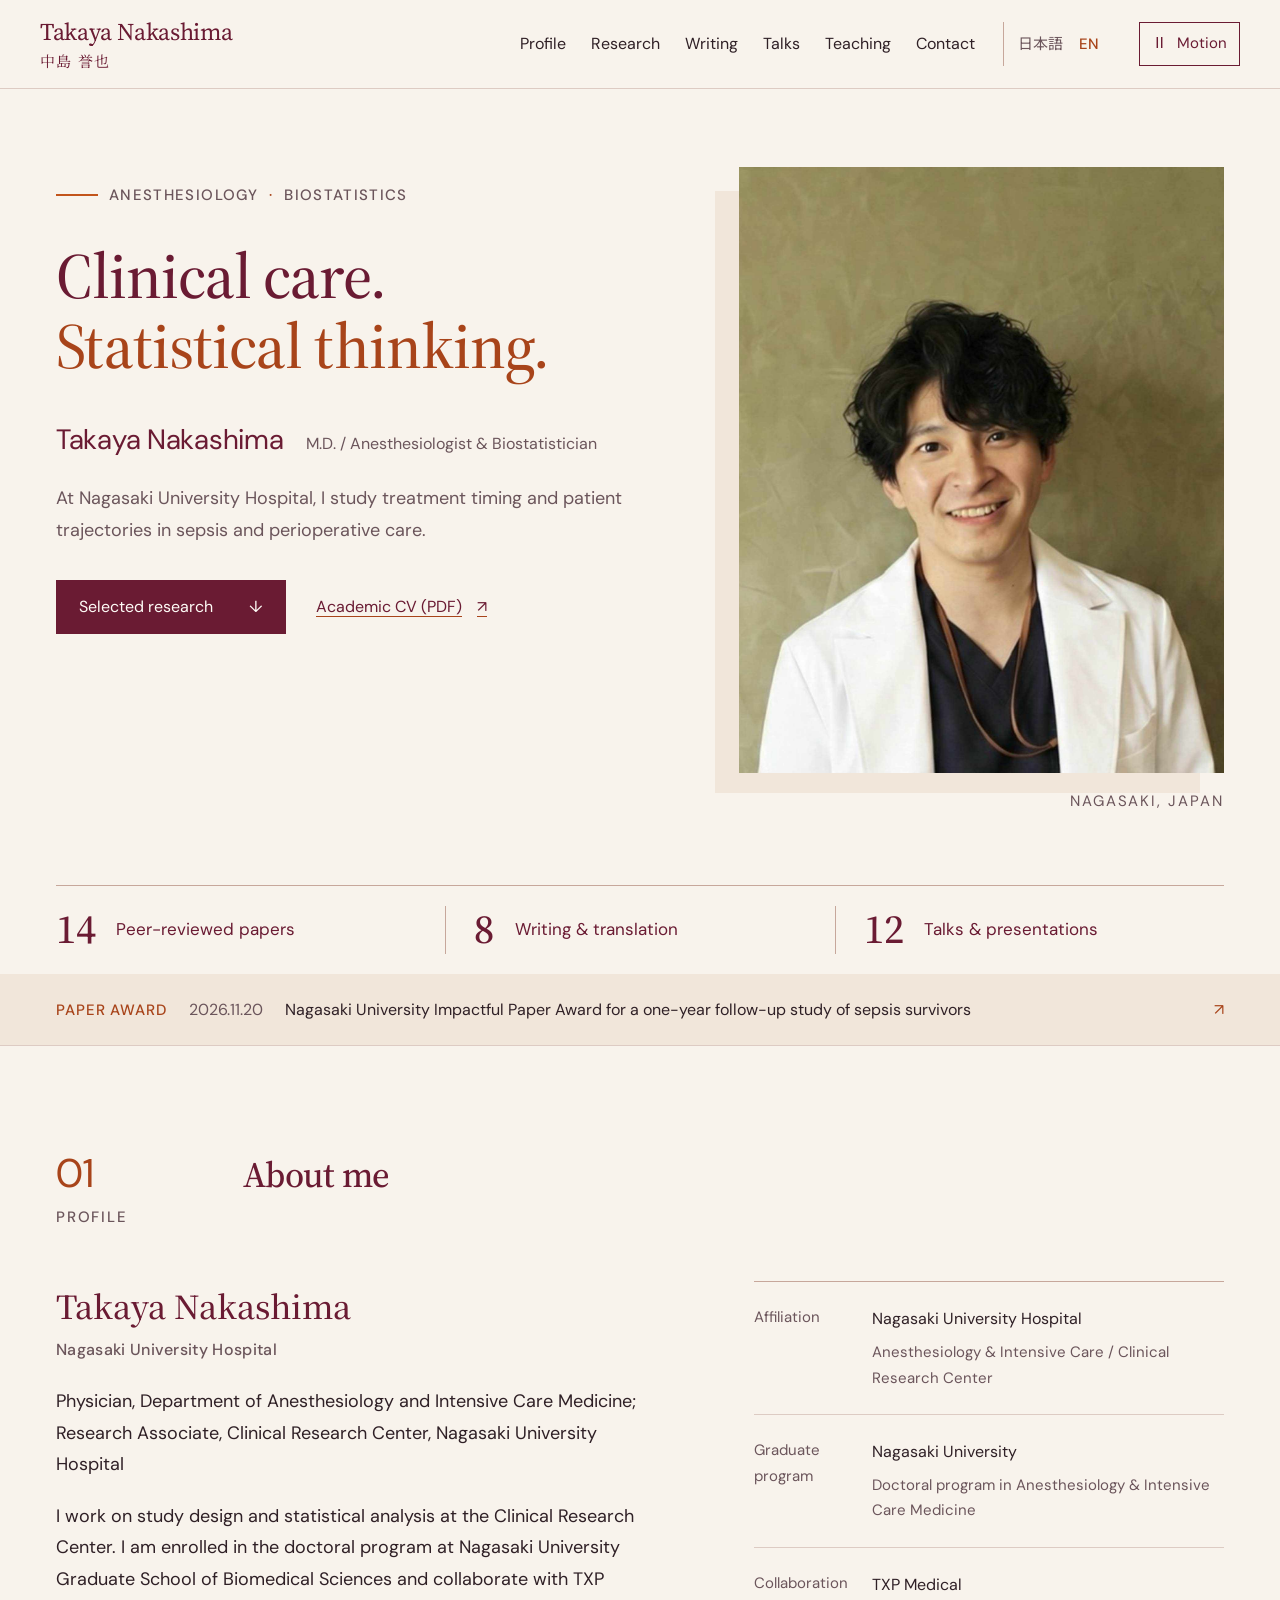
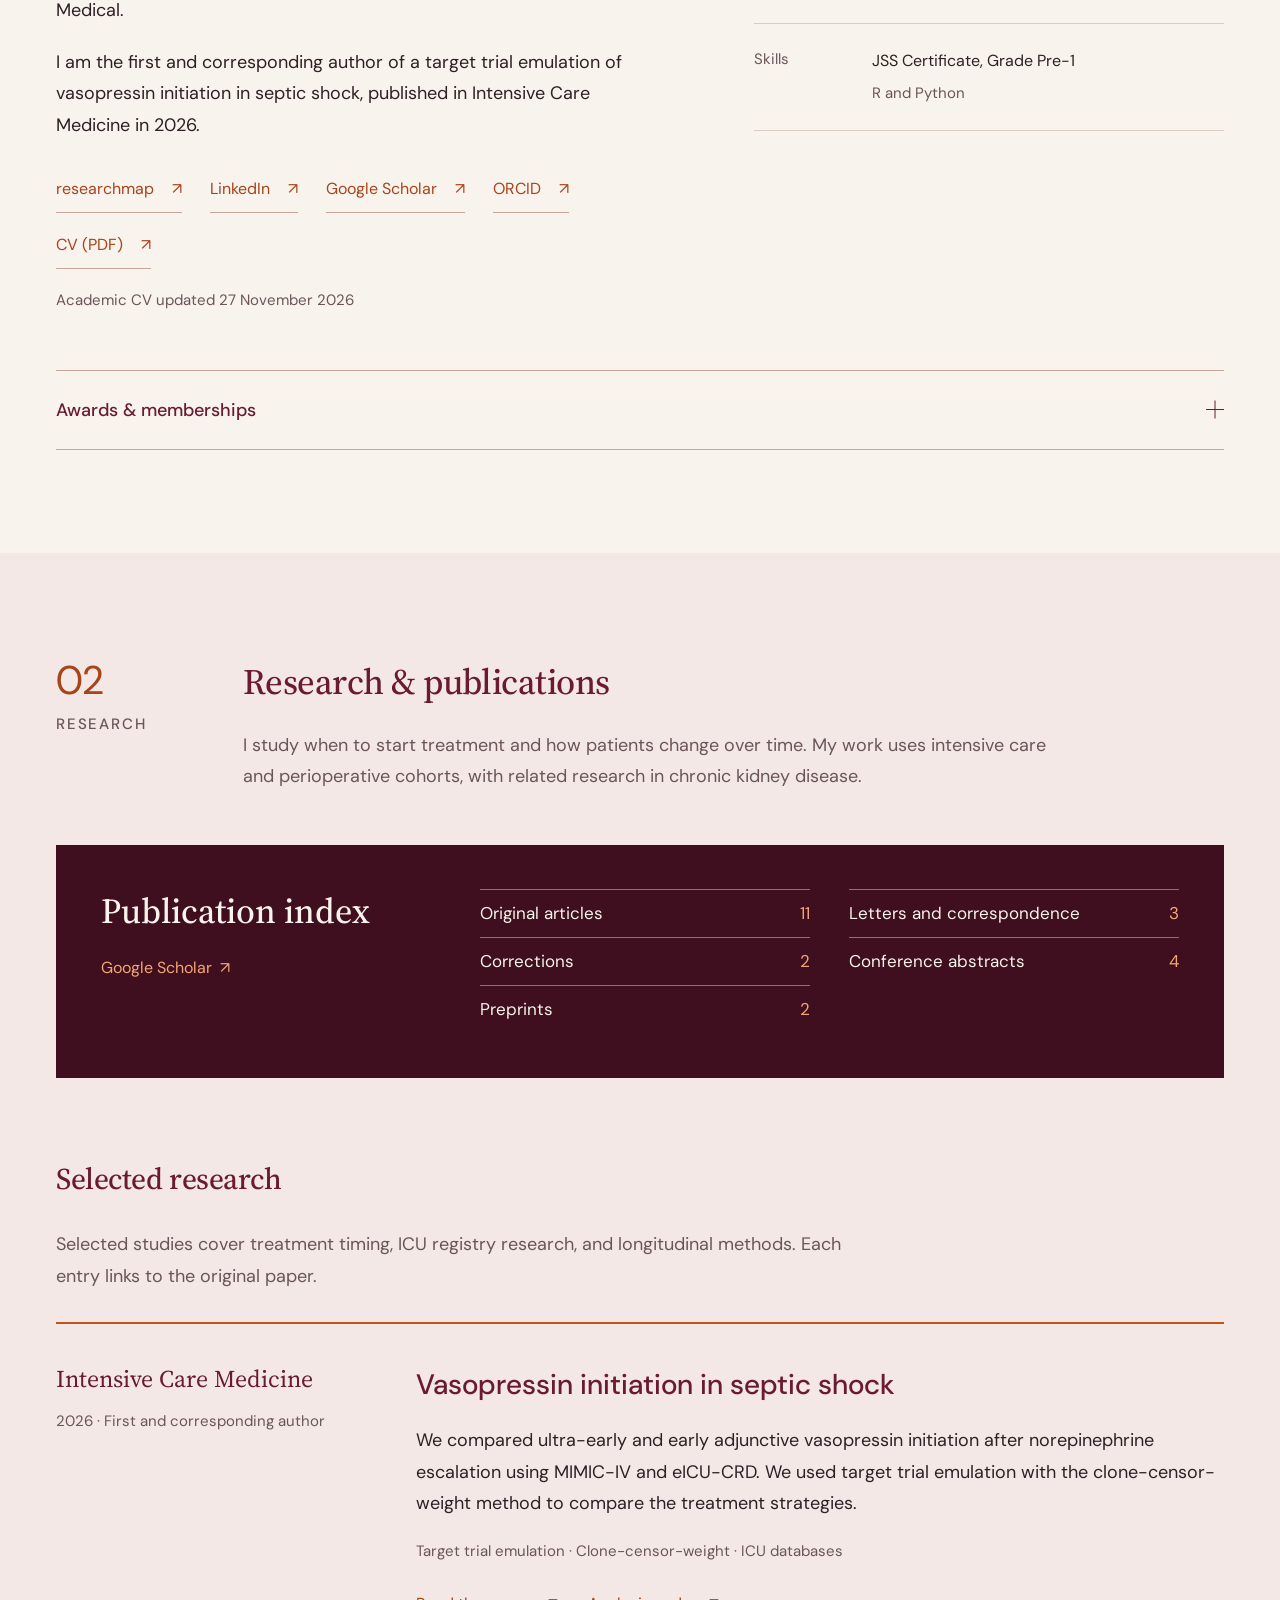
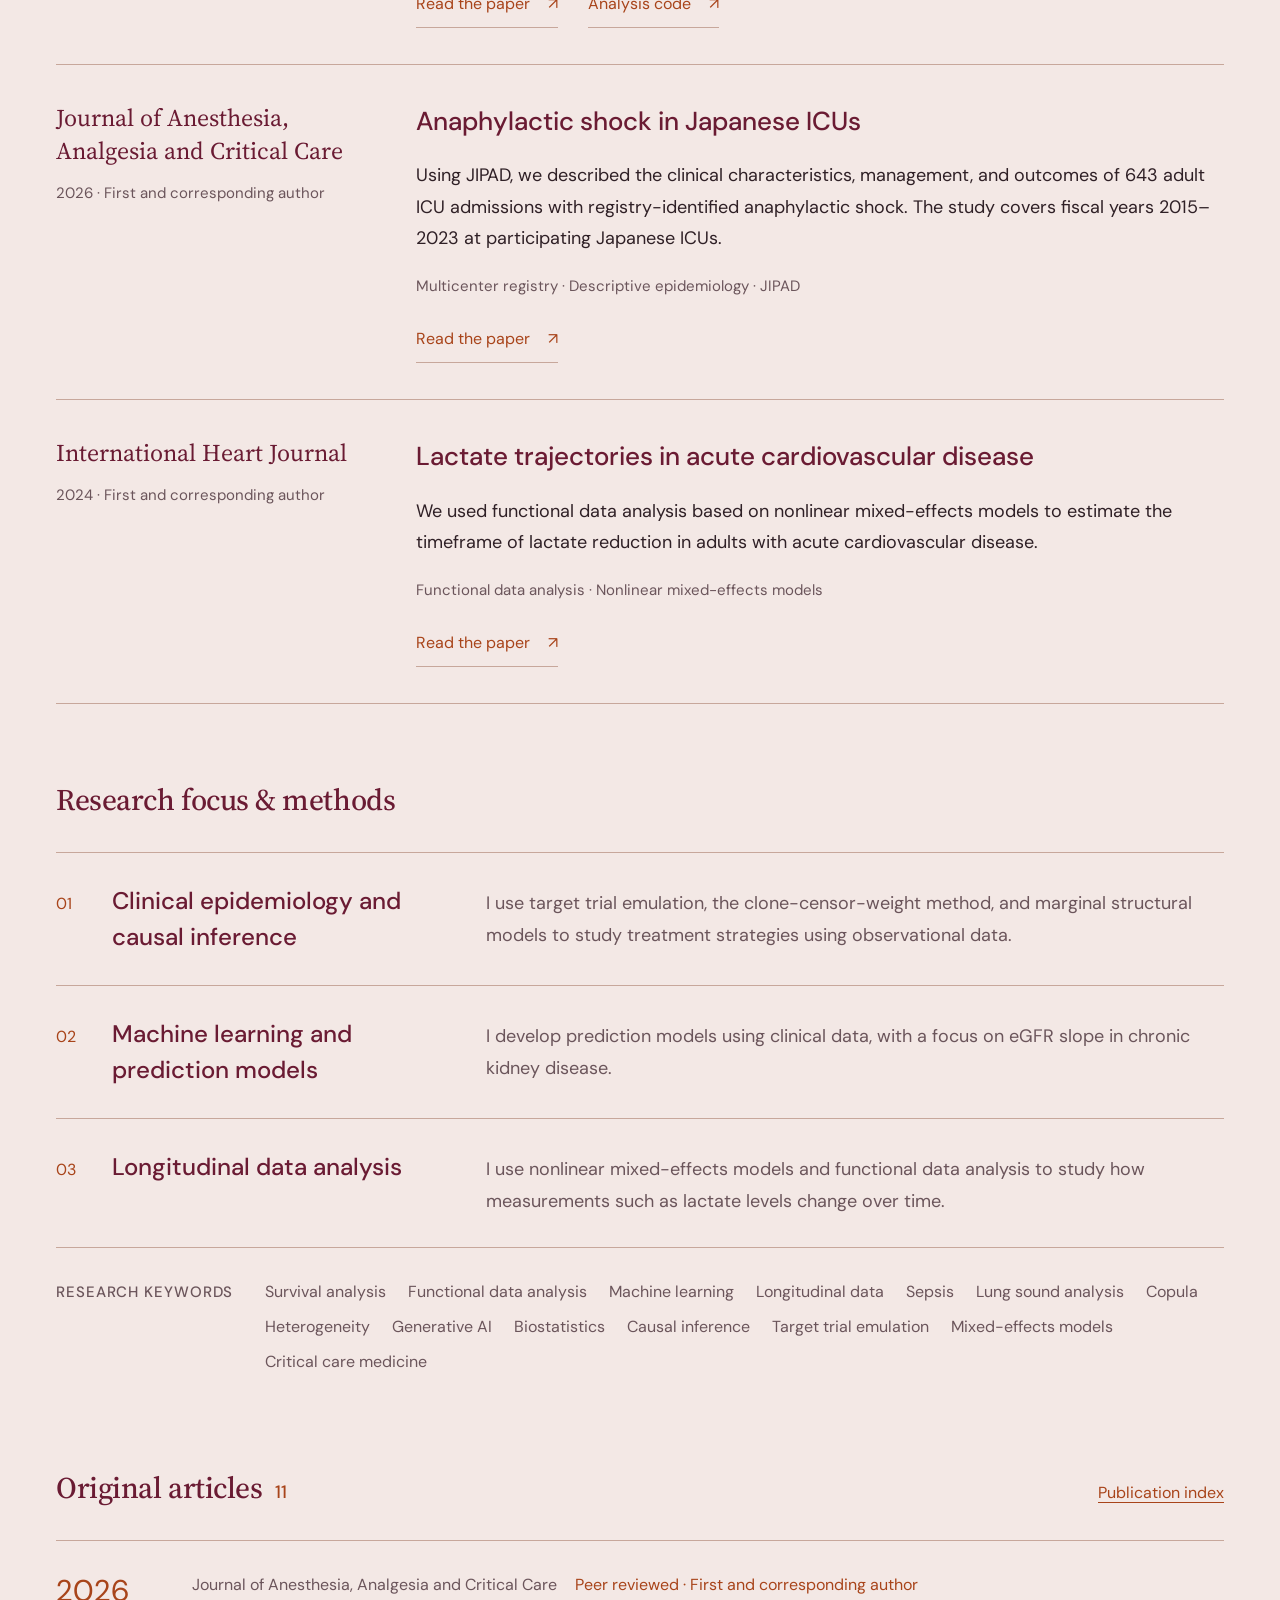
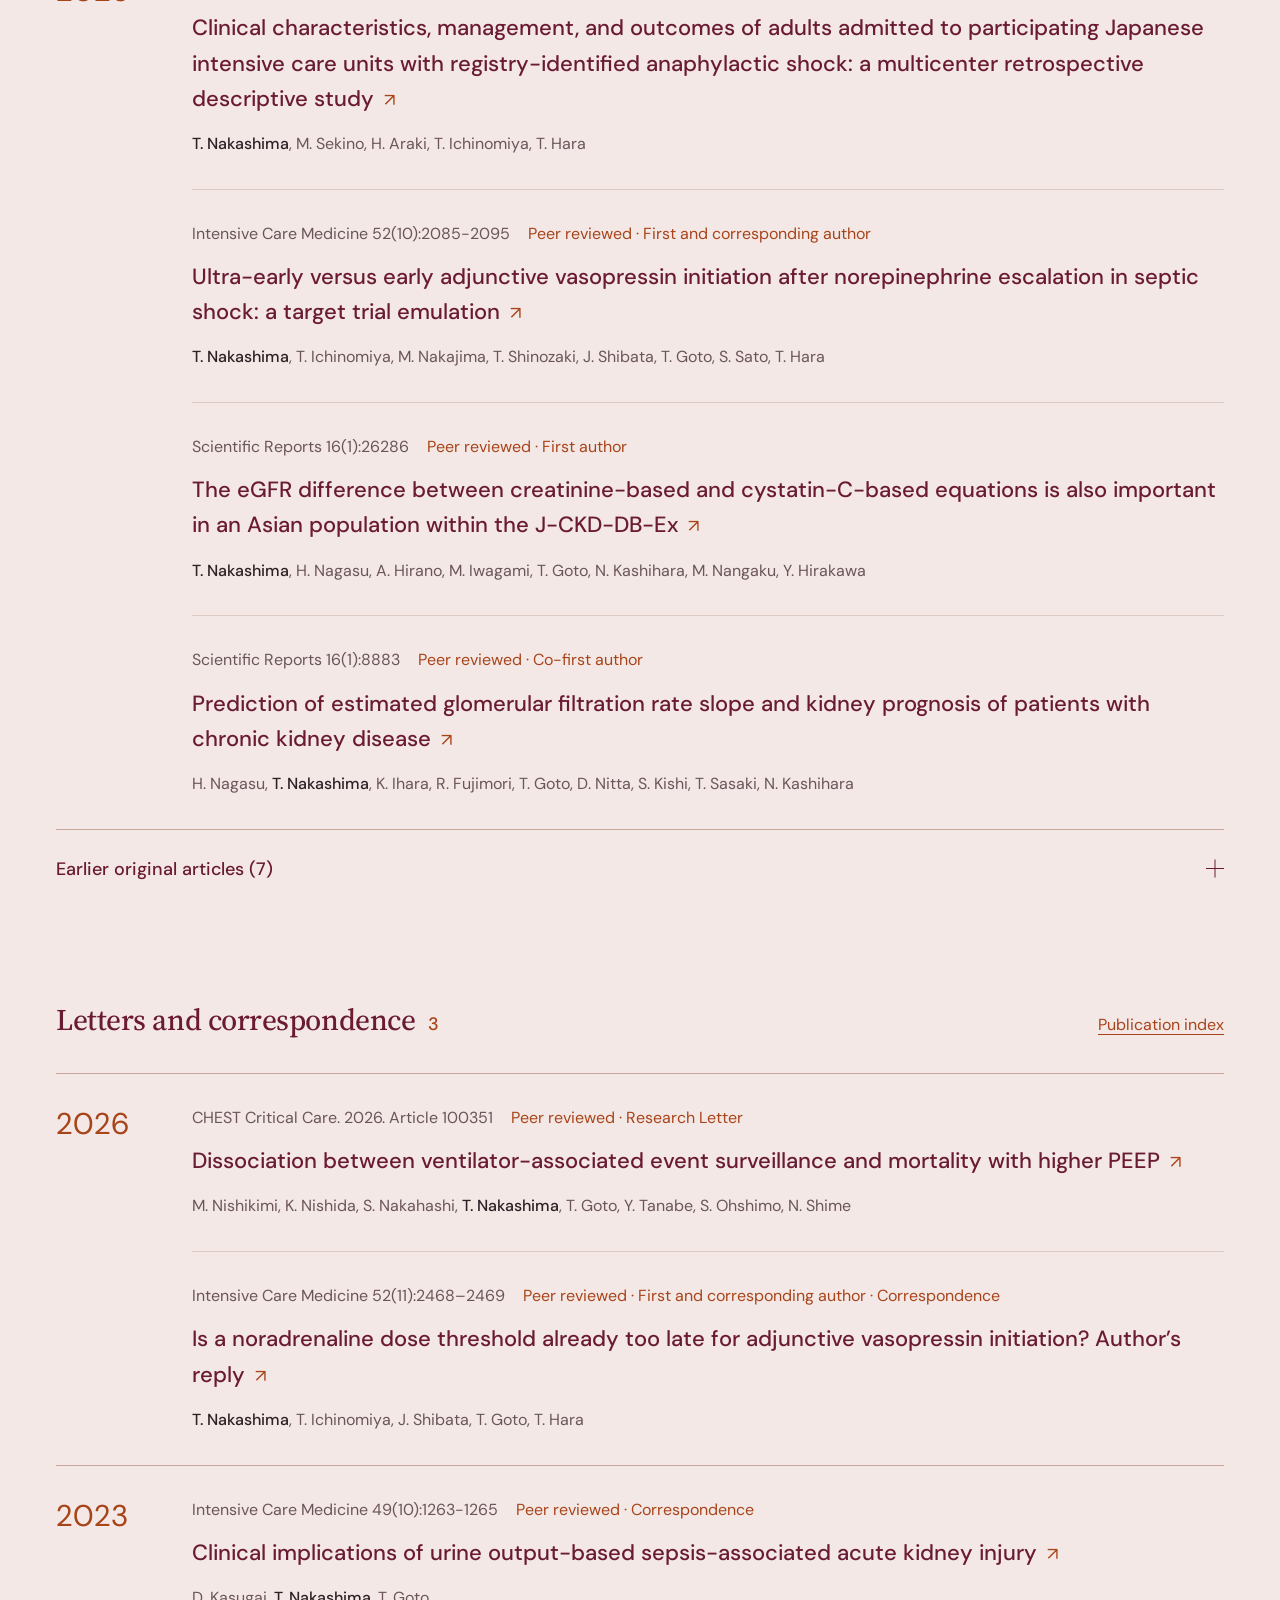
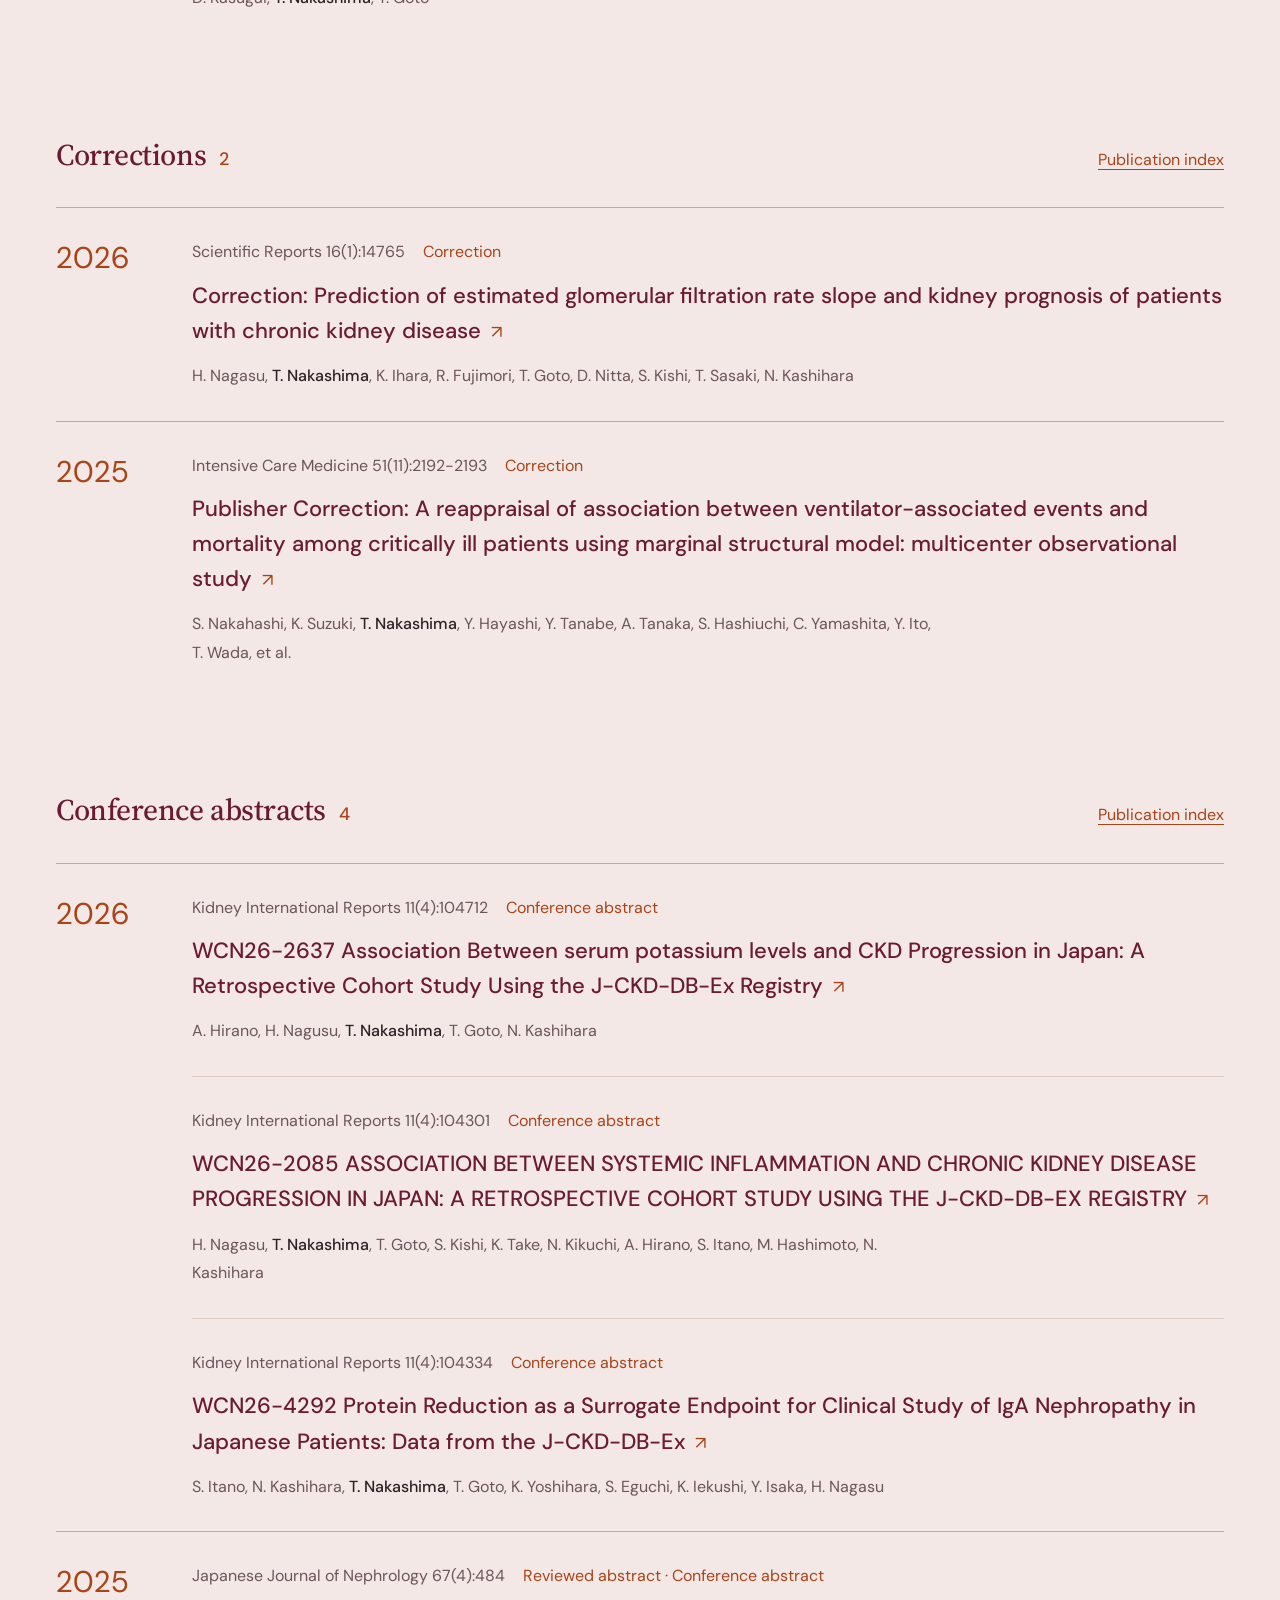
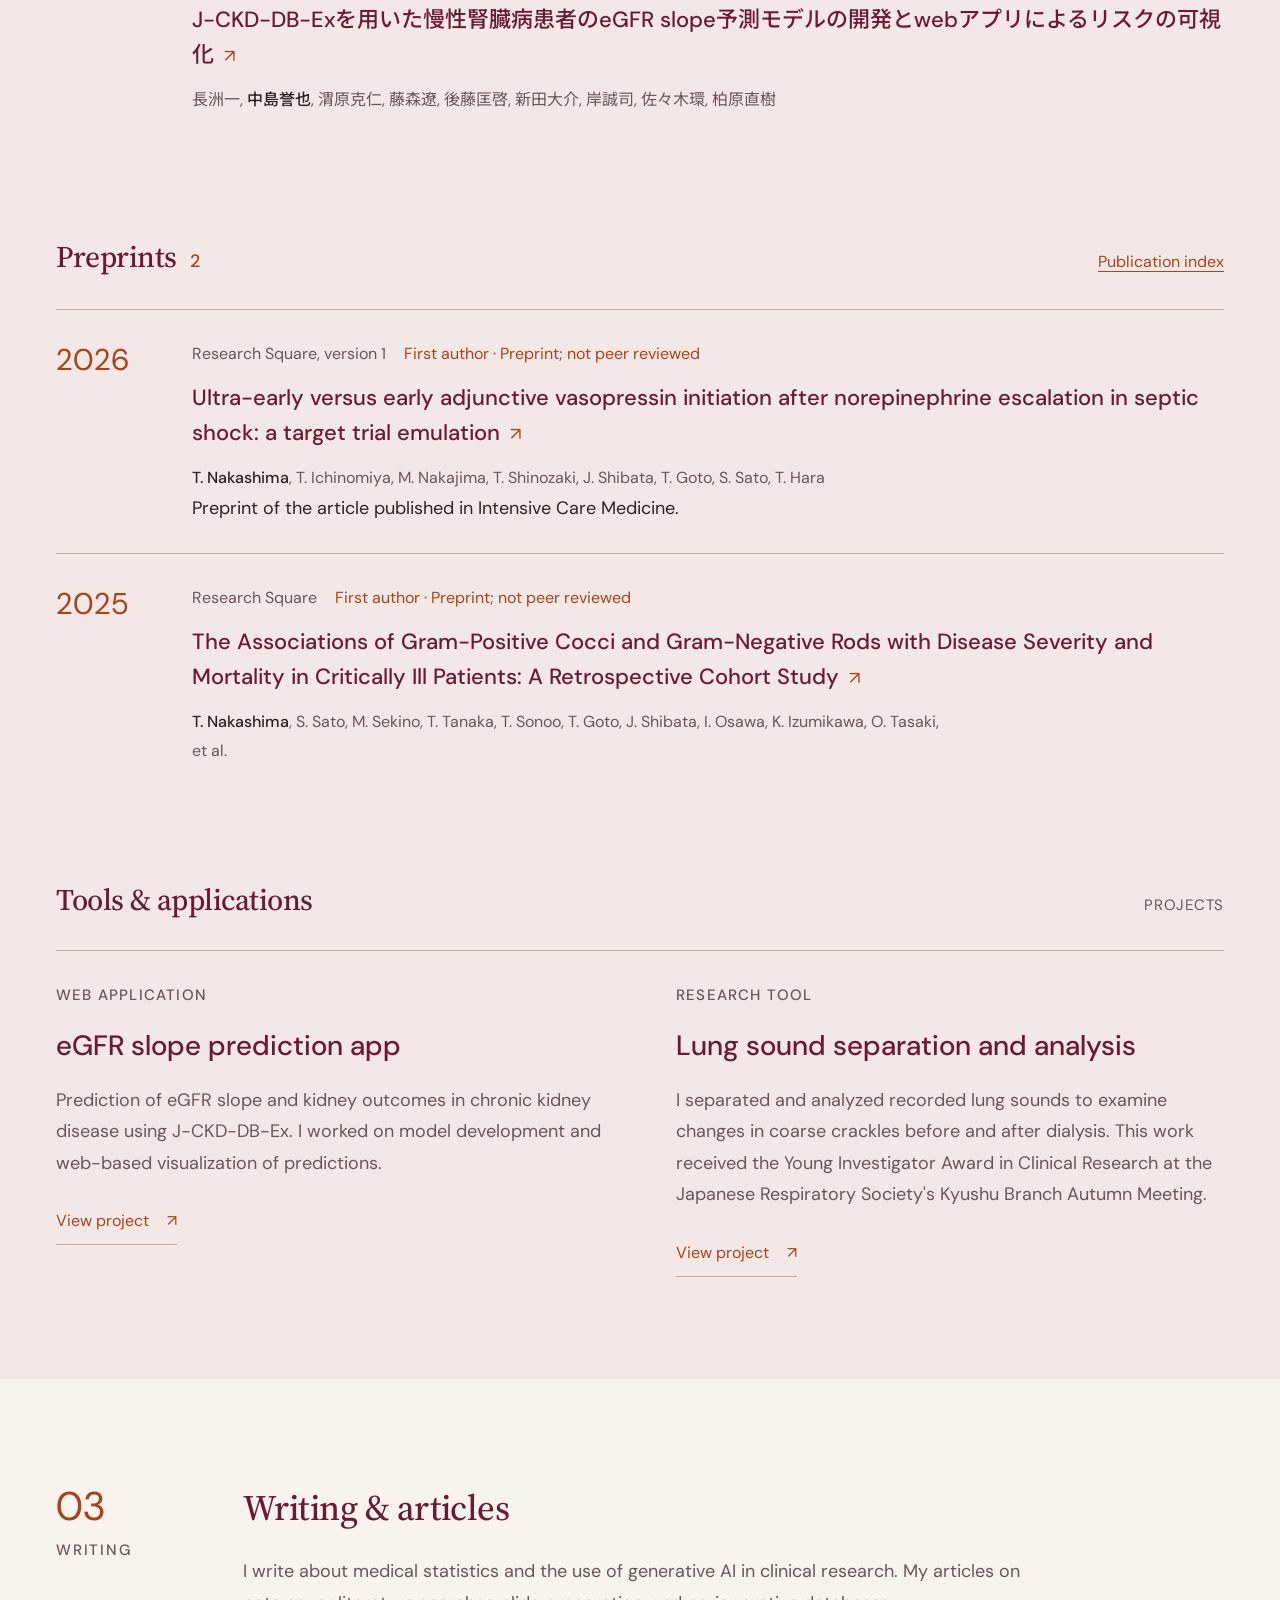
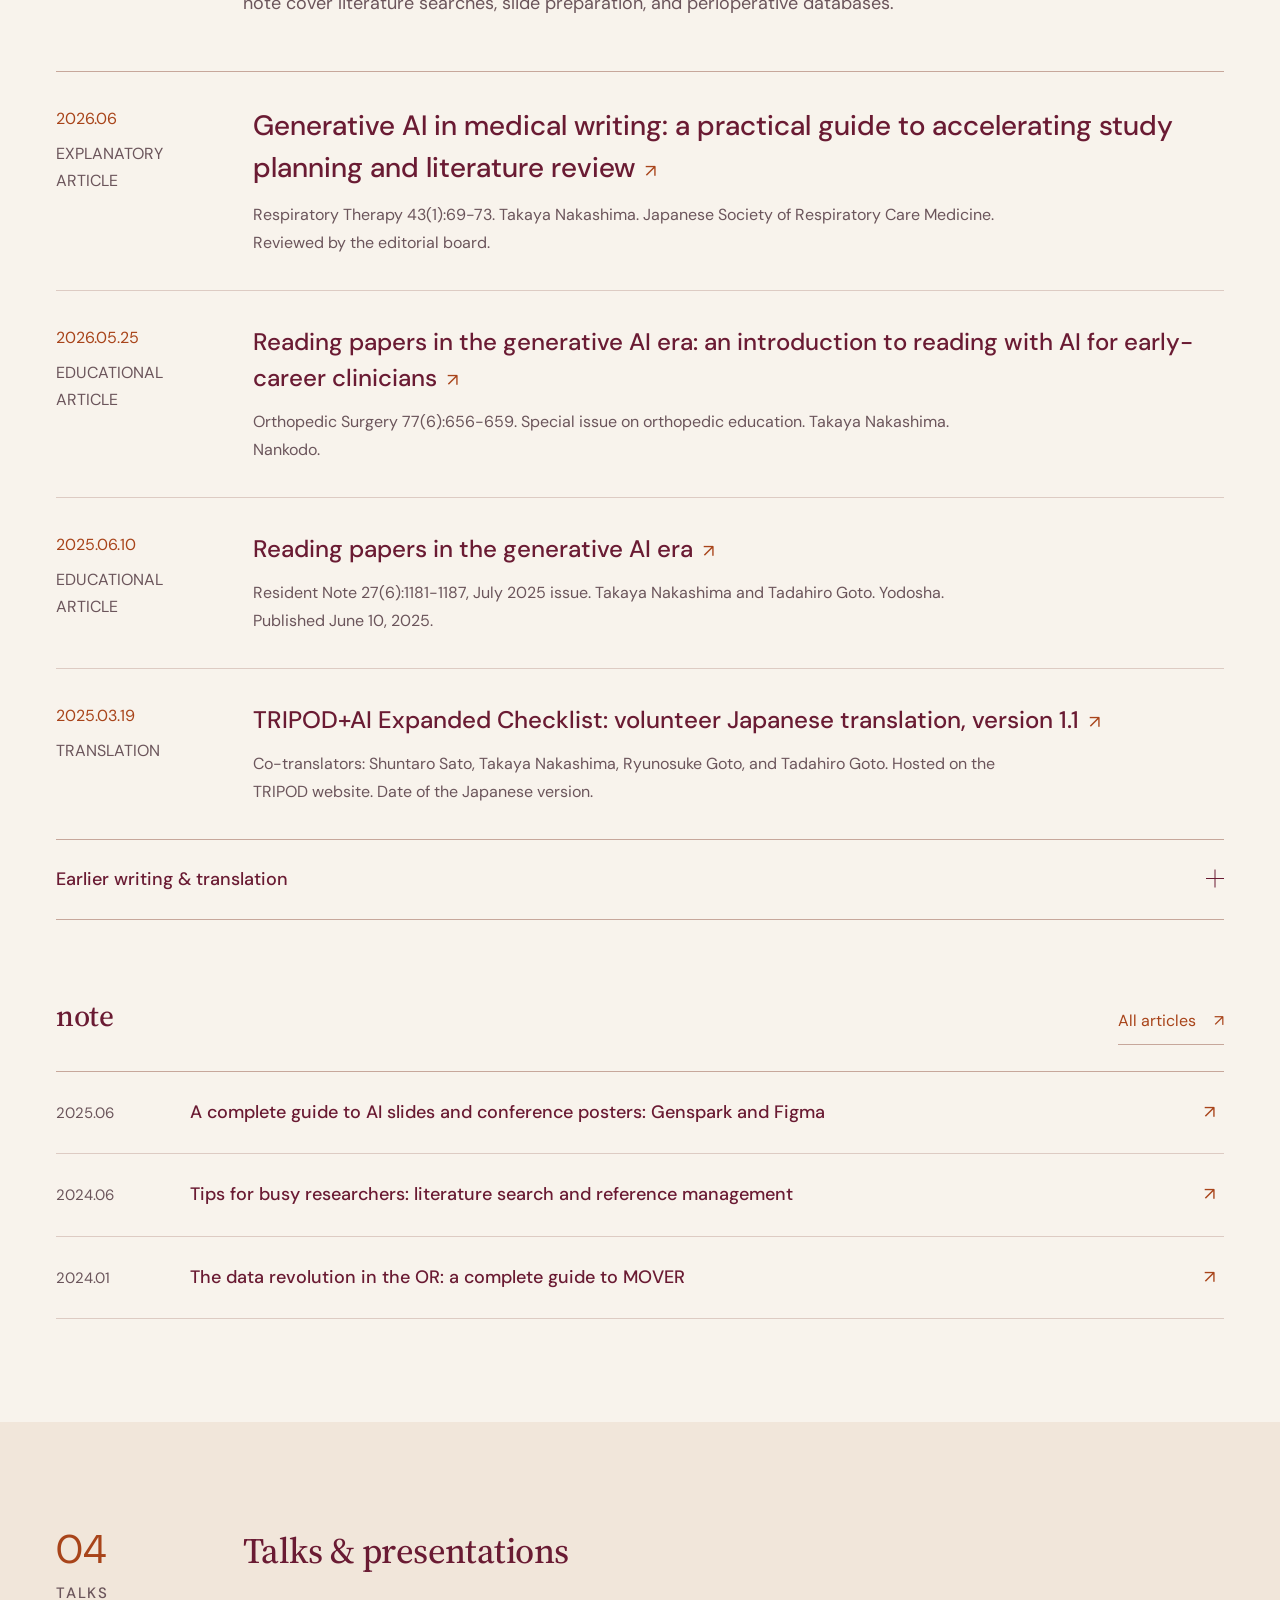
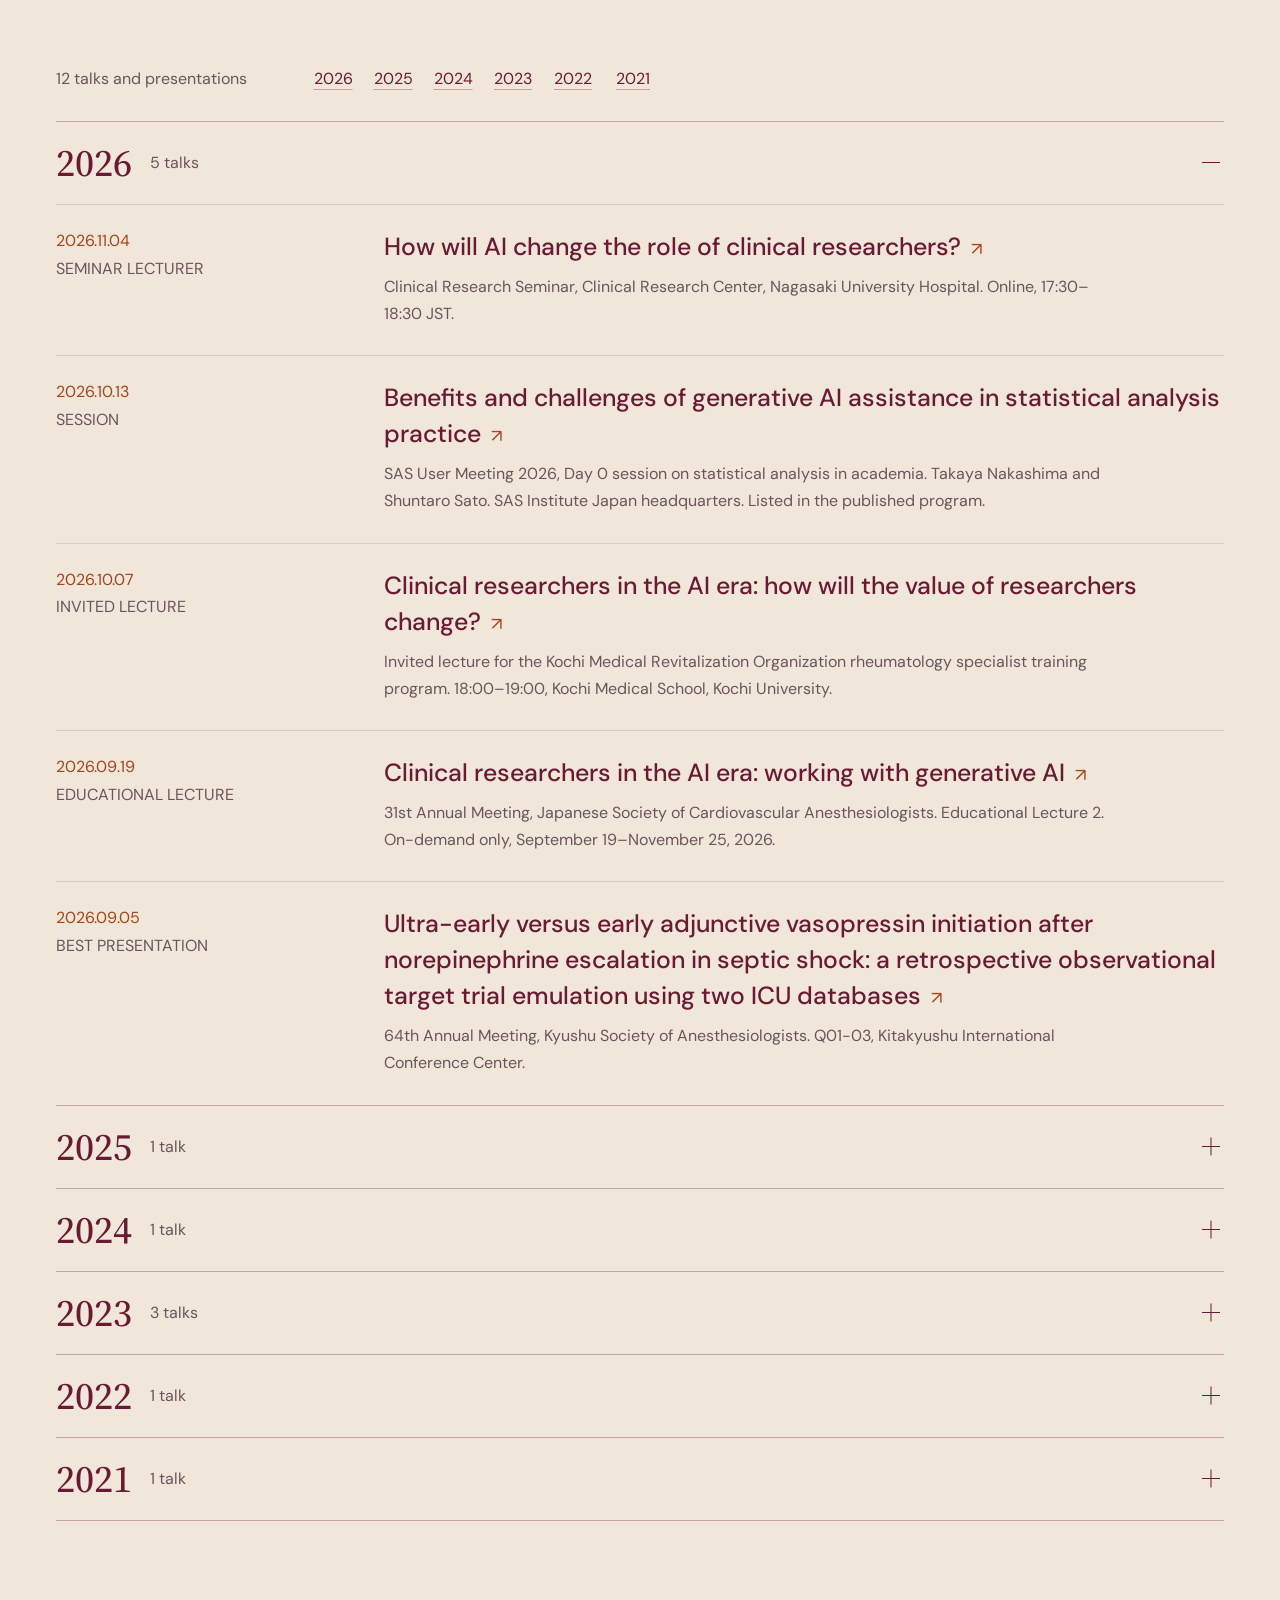
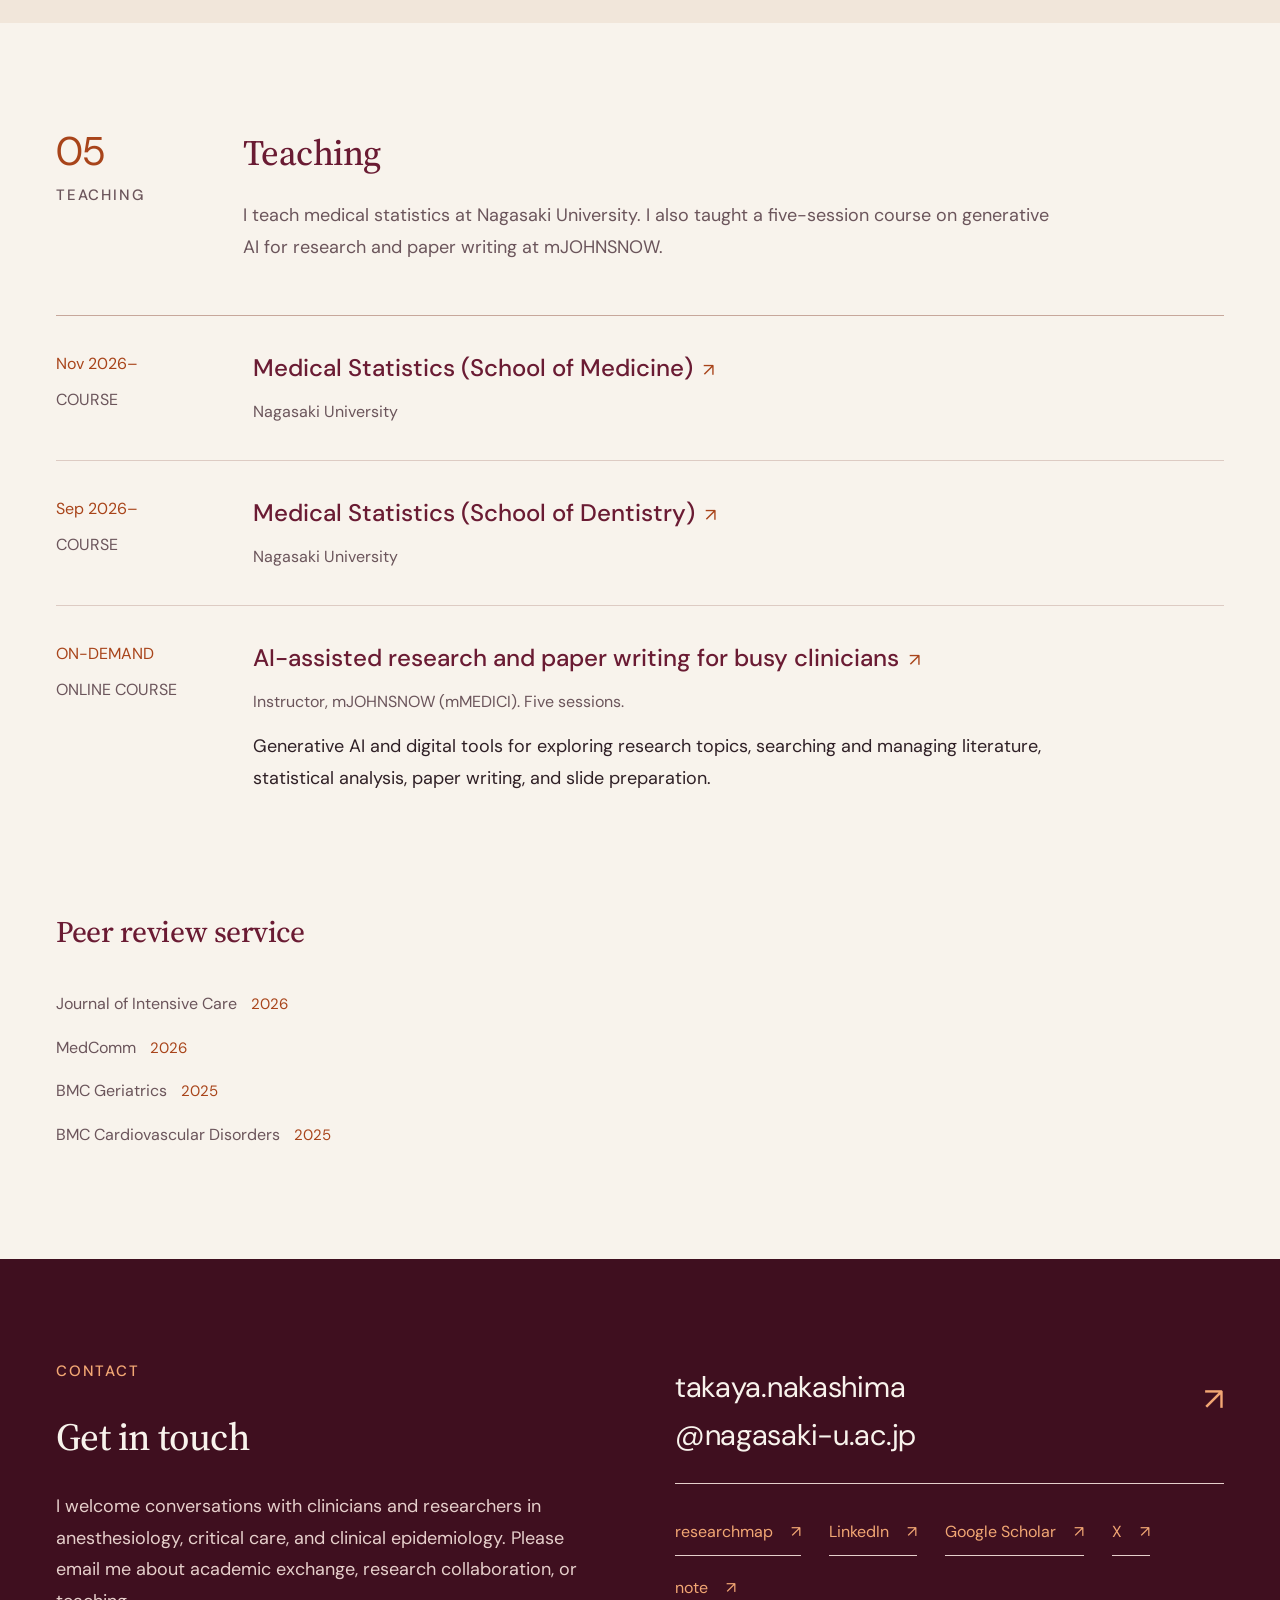
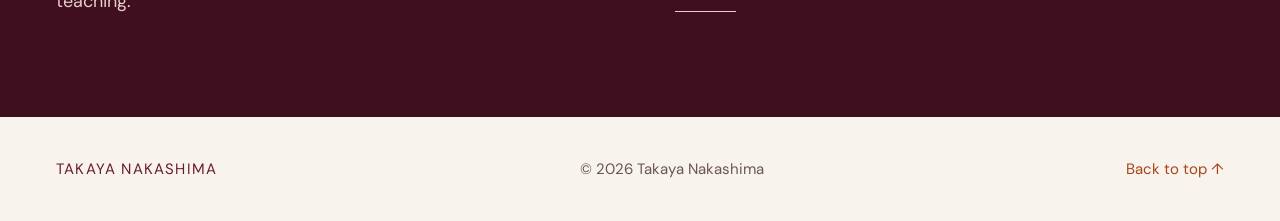
<file: en/index.html>
<!doctype html>
<html lang="en">
<head>
<meta charset="utf-8">
<meta name="viewport" content="width=device-width, initial-scale=1">
<script>try { if (!matchMedia('(prefers-reduced-motion: reduce)').matches && localStorage.getItem('portfolio-motion') !== 'paused') document.documentElement.classList.add('hero-motion'); } catch (_) {}</script>
<title>Takaya Nakashima, M.D. | Anesthesiology, critical care and biostatistics</title>
<meta name="description" content="At Nagasaki University Hospital, I study treatment timing and patient trajectories in sepsis and perioperative care.">
<meta name="google-site-verification" content="hvCwo7Q3kKA7HeCOFgV9Li-8ylirtfjILbhXgrMBvk4">
<link rel="canonical" href="https://nakashimatakaya.github.io/en/">
<link rel="alternate" hreflang="ja" href="https://nakashimatakaya.github.io/">
<link rel="alternate" hreflang="en" href="https://nakashimatakaya.github.io/en/">
<link rel="alternate" hreflang="x-default" href="https://nakashimatakaya.github.io/en/">
<meta property="og:title" content="Takaya Nakashima, M.D. | Anesthesiology, critical care and biostatistics">
<meta property="og:description" content="At Nagasaki University Hospital, I study treatment timing and patient trajectories in sepsis and perioperative care.">
<meta property="og:type" content="profile">
<meta property="og:url" content="https://nakashimatakaya.github.io/en/">
<meta property="og:image" content="https://nakashimatakaya.github.io/portrait.jpg">
<meta name="theme-color" content="#6a1b33">
<link rel="icon" href="../favicon.svg" type="image/svg+xml">
<link rel="preconnect" href="https://fonts.googleapis.com">
<link rel="preconnect" href="https://fonts.gstatic.com" crossorigin>
<link href="https://fonts.googleapis.com/css2?family=Noto+Sans+JP:wght@400;500;600&family=Noto+Serif+JP:wght@500&family=DM+Sans:wght@400;500;600&family=Source+Serif+4:opsz,wght@8..60,500&display=swap" rel="stylesheet">
<link rel="stylesheet" href="../style.css?v=20261127b">
<script defer src="../site.js?v=20261127"></script>
<script type="application/ld+json">{"@context": "https://schema.org", "@type": "Person", "name": "中島誉也", "alternateName": "Takaya Nakashima", "jobTitle": "Anesthesiologist and Biostatistician", "url": "https://nakashimatakaya.github.io/", "image": "https://nakashimatakaya.github.io/portrait.jpg", "worksFor": {"@type": "Organization", "name": "Nagasaki University Hospital"}, "sameAs": ["https://scholar.google.com/citations?user=UVULTp0AAAAJ&hl=en", "https://researchmap.jp/nakataka8228", "https://www.linkedin.com/in/%E8%AA%89%E4%B9%9F-%E4%B8%AD%E5%B3%B6-a26263443/", "https://orcid.org/0009-0001-4214-3945", "https://github.com/nakashimatakaya"]}</script>
</head>
<body>
<div class="scroll-progress" aria-hidden="true"></div>
<a class="skip-link" href="#main">Skip to content</a>
<header class="site-header">
 <div class="header-inner">
  <a class="brand" href="#top"><span>Takaya Nakashima</span><small lang="ja">中島 誉也</small></a>
  <button class="menu-toggle" aria-expanded="false" aria-controls="site-nav"><span>Menu</span><i aria-hidden="true"></i></button>
  <nav id="site-nav" aria-label="Main navigation"><a href="#profile">Profile</a><a href="#research">Research</a><a href="#writing">Writing</a><a href="#talks">Talks</a><a href="#teaching">Teaching</a><a class="nav-contact" href="#contact">Contact</a></nav>
  <nav class="language" aria-label="Language"><a href="../" lang="ja" hreflang="ja">日本語</a><span aria-current="page">EN</span></nav><button class="motion-toggle" type="button" aria-pressed="false" aria-label="Motion" hidden><span aria-hidden="true">Ⅱ</span><span class="motion-label">Motion</span></button>
 </div>
</header>
<main id="main">
<section class="hero" id="top">
 <div class="hero-inner container">
  <div class="hero-copy">
   <p class="eyebrow">ANESTHESIOLOGY <span>·</span> BIOSTATISTICS</p>
   <h1><span class="hero-line">Clinical care.</span><span class="hero-line"><em>Statistical thinking.</em></span></h1>
   <p class="hero-name">Takaya Nakashima<span>M.D. / Anesthesiologist & Biostatistician</span></p>
   <p class="hero-lead">At Nagasaki University Hospital, I study treatment timing and patient trajectories in sepsis and perioperative care.</p>
   <div class="hero-links"><a class="button" href="#selected-research">Selected research<span aria-hidden="true">↓</span></a><a class="quiet-link" href="../Takaya_Nakashima_CV.pdf?v=2026-11-27" target="_blank" rel="noopener noreferrer">Academic CV (PDF)<span aria-hidden="true">↗</span></a></div>
  </div>
  <figure class="hero-photo"><img src="../portrait.jpg" alt="Portrait of Takaya Nakashima" width="1968" height="1968" fetchpriority="high"><figcaption>NAGASAKI, JAPAN</figcaption></figure>
 </div>
 <nav class="hero-index container" aria-label="Portfolio index">
  <a href="#publications"><strong>14</strong><span>Peer-reviewed papers</span></a>
  <a href="#writing"><strong>8</strong><span>Writing & translation</span></a>
  <a href="#talks"><strong>12</strong><span>Talks & presentations</span></a>
 </nav>
</section>
<aside class="news"><div class="container"><span class="eyebrow">PAPER AWARD</span><span class="news-date">2026.11.20</span><a href="https://www.nagasaki-u.ac.jp/ja/news/news5175.html" target="_blank" rel="noopener noreferrer">Nagasaki University Impactful Paper Award for a one-year follow-up study of sepsis survivors<span aria-hidden="true">↗</span></a></div></aside>
<section class="section container" id="profile">
 <div class="section-head" data-reveal><div class="section-rail"><span class="section-number">01</span><span class="eyebrow">PROFILE</span></div><div class="section-heading"><h2>About me</h2></div></div>
 <div class="profile-grid"><div class="profile-copy"><h3>Takaya Nakashima<span>Nagasaki University Hospital</span></h3><p>Physician, Department of Anesthesiology and Intensive Care Medicine; Research Associate, Clinical Research Center, Nagasaki University Hospital</p><p>I work on study design and statistical analysis at the Clinical Research Center. I am enrolled in the doctoral program at Nagasaki University Graduate School of Biomedical Sciences and collaborate with TXP Medical.</p><p>I am the first and corresponding author of a target trial emulation of vasopressin initiation in septic shock, published in Intensive Care Medicine in 2026.</p><div class="inline-links"><a class="text-link" href="https://researchmap.jp/nakataka8228" target="_blank" rel="noopener noreferrer">researchmap<span aria-hidden="true">↗</span></a><a class="text-link" href="https://www.linkedin.com/in/%E8%AA%89%E4%B9%9F-%E4%B8%AD%E5%B3%B6-a26263443/" target="_blank" rel="noopener noreferrer">LinkedIn<span aria-hidden="true">↗</span></a><a class="text-link" href="https://scholar.google.com/citations?user=UVULTp0AAAAJ&amp;hl=en" target="_blank" rel="noopener noreferrer">Google Scholar<span aria-hidden="true">↗</span></a><a class="text-link" href="https://orcid.org/0009-0001-4214-3945" target="_blank" rel="noopener noreferrer">ORCID<span aria-hidden="true">↗</span></a><a class="text-link" href="../Takaya_Nakashima_CV.pdf?v=2026-11-27" target="_blank" rel="noopener noreferrer">CV (PDF)<span aria-hidden="true">↗</span></a></div><p class="cv-updated">Academic CV updated 27 November 2026</p></div><dl class="profile-facts"><div><dt>Affiliation</dt><dd>Nagasaki University Hospital<small>Anesthesiology &amp; Intensive Care / Clinical Research Center</small></dd></div><div><dt>Graduate program</dt><dd>Nagasaki University<small>Doctoral program in Anesthesiology &amp; Intensive Care Medicine</small></dd></div><div><dt>Collaboration</dt><dd>TXP Medical</dd></div><div><dt>Skills</dt><dd>JSS Certificate, Grade Pre-1<small>R and Python</small></dd></div></dl></div>
 <details class="disclosure profile-details" id="awards"><summary><span>Awards & memberships</span><span aria-hidden="true" class="plus"></span></summary><div class="award-grid"><ol class="award-list"><li><span>2026.11</span><div><h3><a class="text-link" href="https://www.nagasaki-u.ac.jp/ja/news/include/file/article/images/2026/11/20261120.pdf" target="_blank" rel="noopener noreferrer">Nagasaki University Impactful Paper Award<span aria-hidden="true">↗</span></a></h3><p>Nagasaki University</p><p>Phenotypes of Functional Decline or Recovery in Sepsis ICU Survivors: Insights From a 1-Year Follow-Up Multicenter Cohort Analysis (Critical Care Medicine).</p></div></li><li><span>2026.09</span><div><h3>Best Presentation Award, 64th Annual Meeting of the Kyushu Society of Anesthesiologists</h3><p>Japanese Society of Anesthesiologists, Kyushu Branch</p><p>Ultra-early versus early adjunctive vasopressin initiation after norepinephrine escalation in septic shock: a retrospective observational target trial emulation using two ICU databases</p></div></li><li><span>2021.10</span><div><h3>Young Investigator Award (Clinical Research)</h3><p>87th Kyushu Branch Autumn Meeting, Japanese Respiratory Society and affiliated societies</p><p>Clinical application of separation-technique analysis of recorded lung sounds to coarse crackle changes before and after dialysis</p></div></li></ol><div><h3>Memberships</h3><ul class="society-list"><li>Japanese Society of Intensive Care Medicine <span>2026.10–</span></li><li>Japanese Society of Anesthesiologists <span>2024–</span></li><li>Japan Epidemiological Association <span>2022–</span></li><li>Japanese Society for Clinical Epidemiology <span>2021–</span></li><li>Japanese Association for Medical AI <span>2021–</span></li><li>Behaviormetric Society of Japan <span>2020–</span></li></ul></div></div></details>
</section>
<section class="section research-section" id="research"><div class="container">
 <div class="section-head" data-reveal><div class="section-rail"><span class="section-number">02</span><span class="eyebrow">RESEARCH</span></div><div class="section-heading"><h2>Research & publications</h2><p class=section-intro>I study when to start treatment and how patients change over time. My work uses intensive care and perioperative cohorts, with related research in chronic kidney disease.</p></div></div>
 <nav class="publication-index" id="publications" aria-labelledby="pub-index-title">
  <div class="index-heading"><h3 id="pub-index-title">Publication index</h3><a class="index-source" href="https://scholar.google.com/citations?user=UVULTp0AAAAJ&amp;hl=en" target="_blank" rel="noopener noreferrer">Google Scholar<span aria-hidden="true">↗</span></a></div>
  <ul><li><a href="#papers"><span>Original articles</span><span class="index-count">11</span></a></li><li><a href="#letters"><span>Letters and correspondence</span><span class="index-count">3</span></a></li><li><a href="#corrections"><span>Corrections</span><span class="index-count">2</span></a></li><li><a href="#abstracts"><span>Conference abstracts</span><span class="index-count">4</span></a></li><li><a href="#preprints"><span>Preprints</span><span class="index-count">2</span></a></li></ul>
 </nav>
 <div class="selected-research" id="selected-research"><div class="subsection-head"><h3>Selected research</h3></div><p class="selected-intro">Selected studies cover treatment timing, ICU registry research, and longitudinal methods. Each entry links to the original paper.</p><article data-reveal class="selected-study"><div class="study-citation"><p>Intensive Care Medicine</p><span>2026 · First and corresponding author</span></div><div class="study-summary"><h4>Vasopressin initiation in septic shock</h4><p>We compared ultra-early and early adjunctive vasopressin initiation after norepinephrine escalation using MIMIC-IV and eICU-CRD. We used target trial emulation with the clone-censor-weight method to compare the treatment strategies.</p><p class="study-methods">Target trial emulation · Clone-censor-weight · ICU databases</p><div class="study-links"><a class="text-link" href="https://doi.org/10.1007/s00134-026-08575-3" target="_blank" rel="noopener noreferrer">Read the paper<span aria-hidden="true">↗</span></a><a class="text-link" href="https://github.com/nakashimatakaya/vasopressin-timing-target-trial-emulation" target="_blank" rel="noopener noreferrer">Analysis code<span aria-hidden="true">↗</span></a></div></div></article><article class="selected-study"><div class="study-citation"><p>Journal of Anesthesia, Analgesia and Critical Care</p><span>2026 · First and corresponding author</span></div><div class="study-summary"><h4>Anaphylactic shock in Japanese ICUs</h4><p>Using JIPAD, we described the clinical characteristics, management, and outcomes of 643 adult ICU admissions with registry-identified anaphylactic shock. The study covers fiscal years 2015–2023 at participating Japanese ICUs.</p><p class="study-methods">Multicenter registry · Descriptive epidemiology · JIPAD</p><div class="study-links"><a class="text-link" href="https://doi.org/10.1186/s44158-026-00464-x" target="_blank" rel="noopener noreferrer">Read the paper<span aria-hidden="true">↗</span></a></div></div></article><article class="selected-study"><div class="study-citation"><p>International Heart Journal</p><span>2024 · First and corresponding author</span></div><div class="study-summary"><h4>Lactate trajectories in acute cardiovascular disease</h4><p>We used functional data analysis based on nonlinear mixed-effects models to estimate the timeframe of lactate reduction in adults with acute cardiovascular disease.</p><p class="study-methods">Functional data analysis · Nonlinear mixed-effects models</p><div class="study-links"><a class="text-link" href="https://doi.org/10.1536/ihj.23-659" target="_blank" rel="noopener noreferrer">Read the paper<span aria-hidden="true">↗</span></a></div></div></article></div>
 <div class="subsection-head methods-heading"><h3>Research focus & methods</h3></div>
 <div class="research-themes"><div class="research-row"><span class="theme-no">01</span><h4>Clinical epidemiology and causal inference</h4><p>I use target trial emulation, the clone-censor-weight method, and marginal structural models to study treatment strategies using observational data.</p></div><div class="research-row"><span class="theme-no">02</span><h4>Machine learning and prediction models</h4><p>I develop prediction models using clinical data, with a focus on eGFR slope in chronic kidney disease.</p></div><div class="research-row"><span class="theme-no">03</span><h4>Longitudinal data analysis</h4><p>I use nonlinear mixed-effects models and functional data analysis to study how measurements such as lactate levels change over time.</p></div></div>
 <div class="keyword-area"><h3>RESEARCH KEYWORDS</h3><ul><li>Survival analysis</li><li>Functional data analysis</li><li>Machine learning</li><li>Longitudinal data</li><li>Sepsis</li><li>Lung sound analysis</li><li>Copula</li><li>Heterogeneity</li><li>Generative AI</li><li>Biostatistics</li><li>Causal inference</li><li>Target trial emulation</li><li>Mixed-effects models</li><li>Critical care medicine</li></ul></div>
 <div class="publications" id="papers"><div class="subsection-head publication-heading"><h3>Original articles <small>11</small></h3><a href="#publications">Publication index</a></div><div class="publication-group"><h4 class="publication-year">2026</h4><ol class="paper-list"><li class="paper"><div class="paper-meta"><span>Journal of Anesthesia, Analgesia and Critical Care</span><span>Peer reviewed · First and corresponding author</span></div><h5 lang="en"><a href="https://doi.org/10.1186/s44158-026-00464-x" target="_blank" rel="noopener noreferrer">Clinical characteristics, management, and outcomes of adults admitted to participating Japanese intensive care units with registry-identified anaphylactic shock: a multicenter retrospective descriptive study<span class="record-arrow" aria-hidden="true">↗</span></a></h5><p class="authors" lang="en"><strong>T. Nakashima</strong>, M. Sekino, H. Araki, T. Ichinomiya, T. Hara</p></li><li class="paper"><div class="paper-meta"><span>Intensive Care Medicine 52(10):2085-2095</span><span>Peer reviewed · First and corresponding author</span></div><h5 lang="en"><a href="https://doi.org/10.1007/s00134-026-08575-3" target="_blank" rel="noopener noreferrer">Ultra-early versus early adjunctive vasopressin initiation after norepinephrine escalation in septic shock: a target trial emulation<span class="record-arrow" aria-hidden="true">↗</span></a></h5><p class="authors" lang="en"><strong>T. Nakashima</strong>, T. Ichinomiya, M. Nakajima, T. Shinozaki, J. Shibata, T. Goto, S. Sato, T. Hara</p></li><li class="paper"><div class="paper-meta"><span>Scientific Reports 16(1):26286</span><span>Peer reviewed · First author</span></div><h5 lang="en"><a href="https://doi.org/10.1038/s41598-026-57444-y" target="_blank" rel="noopener noreferrer">The eGFR difference between creatinine-based and cystatin-C-based equations is also important in an Asian population within the J-CKD-DB-Ex<span class="record-arrow" aria-hidden="true">↗</span></a></h5><p class="authors" lang="en"><strong>T. Nakashima</strong>, H. Nagasu, A. Hirano, M. Iwagami, T. Goto, N. Kashihara, M. Nangaku, Y. Hirakawa</p></li><li class="paper"><div class="paper-meta"><span>Scientific Reports 16(1):8883</span><span>Peer reviewed · Co-first author</span></div><h5 lang="en"><a href="https://doi.org/10.1038/s41598-026-38246-8" target="_blank" rel="noopener noreferrer">Prediction of estimated glomerular filtration rate slope and kidney prognosis of patients with chronic kidney disease<span class="record-arrow" aria-hidden="true">↗</span></a></h5><p class="authors" lang="en">H. Nagasu, <strong>T. Nakashima</strong>, K. Ihara, R. Fujimori, T. Goto, D. Nitta, S. Kishi, T. Sasaki, N. Kashihara</p></li></ol></div><details class="disclosure"><summary><span>Earlier original articles (7)</span><span class="plus" aria-hidden="true"></span></summary><div class="publication-group"><h4 class="publication-year">2025</h4><ol class="paper-list"><li class="paper"><div class="paper-meta"><span>Clinical and Experimental Nephrology 30(2):309-319</span><span>Peer reviewed · Co-first author</span></div><h5 lang="en"><a href="https://doi.org/10.1007/s10157-025-02788-4" target="_blank" rel="noopener noreferrer">Proteinuria reduction as a surrogate endpoint for clinical study of IgA nephropathy in Japanese patients: data from the J-CKD-DB-Ex<span class="record-arrow" aria-hidden="true">↗</span></a></h5><p class="authors" lang="en">N. Kashihara, S. Itano, <strong>T. Nakashima</strong>, T. Goto, K. Yoshihara, S. Eguchi, K. Iekushi, Y. Isaka, H. Nagasu; J-CKD-DB collaborators</p><p class="publication-note">Published online in 2025; final issue February 2026.</p></li><li class="paper"><div class="paper-meta"><span>Intensive Care Medicine 51(10):1764-1774</span><span>Peer reviewed</span></div><h5 lang="en"><a href="https://doi.org/10.1007/s00134-025-08074-x" target="_blank" rel="noopener noreferrer">A reappraisal of association between ventilator-associated events and mortality among critically ill patients using marginal structural model: multicenter observational study<span class="record-arrow" aria-hidden="true">↗</span></a></h5><p class="authors" lang="en">S. Nakahashi, K. Suzuki, <strong>T. Nakashima</strong>, Y. Hayashi, Y. Tanabe, A. Tanaka, S. Hashiuchi, C. Yamashita, Y. Ito, T. Wada, et al.</p></li><li class="paper"><div class="paper-meta"><span>Critical Care Medicine 53(4):e928-e940</span><span>Peer reviewed · Co-first author</span></div><h5 lang="en"><a href="https://doi.org/10.1097/CCM.0000000000006621" target="_blank" rel="noopener noreferrer">Phenotypes of Functional Decline or Recovery in Sepsis ICU Survivors: Insights From a 1-Year Follow-Up Multicenter Cohort Analysis<span class="record-arrow" aria-hidden="true">↗</span></a></h5><p class="authors" lang="en">K. Liu, <strong>T. Nakashima</strong>, T. Goto, K. Nakamura, H. Nakano, M. Motoki, H. Kamijo, Matsuoka Ayaka, K. Ishii, Y. Morita, et al.</p></li></ol></div><div class="publication-group"><h4 class="publication-year">2024</h4><ol class="paper-list"><li class="paper"><div class="paper-meta"><span>International Heart Journal 65(6):1058-1065</span><span>Peer reviewed · First and corresponding author</span></div><h5 lang="en"><a href="https://doi.org/10.1536/ihj.23-659" target="_blank" rel="noopener noreferrer">Estimating the Timeframe of Lactate Reduction in Acute Cardiovascular Disease Using Functional Data Analysis Based on Nonlinear Mixed Effects Models<span class="record-arrow" aria-hidden="true">↗</span></a></h5><p class="authors" lang="en"><strong>T. Nakashima</strong>, S. Sato, H. Matsui, A. Mizuno</p></li><li class="paper"><div class="paper-meta"><span>Clinical and Experimental Nephrology 28(8):784-792</span><span>Peer reviewed · Co-first author</span></div><h5 lang="en"><a href="https://doi.org/10.1007/s10157-024-02486-7" target="_blank" rel="noopener noreferrer">Association of serum magnesium levels with renal prognosis in patients with chronic kidney disease<span class="record-arrow" aria-hidden="true">↗</span></a></h5><p class="authors" lang="en">S. Kishi, <strong>T. Nakashima</strong>, T. Goto, H. Nagasu, C. R. Brooks, H. Okada, K. Tamura, T. Nakano, I. Narita, S. Maruyama, et al.</p></li></ol></div><div class="publication-group"><h4 class="publication-year">2022</h4><ol class="paper-list"><li class="paper"><div class="paper-meta"><span>Nagasaki Medical Journal 97(1):1-6</span><span>Peer reviewed · First author</span></div><h5 lang="ja"><a href="https://researchmap.jp/nakataka8228/published_papers/43860537" target="_blank" rel="noopener noreferrer">新しい録音機器と解析技術を用いた肺音解析システムの医師聴診の補助ツールとしての可能性<span class="record-arrow" aria-hidden="true">↗</span></a></h5><p class="authors" lang="ja"><strong>中島誉也</strong>, 尾長谷靖, 深堀範, 福島千鶴, 入来隼, 永江由香, 山口博之, 坂本憲穂, 石松祐二, 山田頼弥, et al.</p></li></ol></div><div class="publication-group"><h4 class="publication-year">2021</h4><ol class="paper-list"><li class="paper"><div class="paper-meta"><span>BMC Anesthesiology 21(1):250</span><span>Peer reviewed</span></div><h5 lang="en"><a href="https://doi.org/10.1186/s12871-021-01470-y" target="_blank" rel="noopener noreferrer">Association between preoperative toe perfusion index and maternal core temperature decrease during cesarean delivery under spinal anesthesia: a prospective cohort study<span class="record-arrow" aria-hidden="true">↗</span></a></h5><p class="authors" lang="en">S. Kaneko, K. Hara, S. Sato, <strong>T. Nakashima</strong>, Y. Kawazoe, M. Taguchi, S. Urabe, A. Nakao, K. Hamada, M. Yamaguchi, et al.</p></li></ol></div></details></div><div class="publications" id="letters"><div class="subsection-head publication-heading"><h3>Letters and correspondence <small>3</small></h3><a href="#publications">Publication index</a></div><div class="publication-group"><h4 class="publication-year">2026</h4><ol class="paper-list"><li class="paper"><div class="paper-meta"><span>CHEST Critical Care. 2026. Article 100351</span><span>Peer reviewed · Research Letter</span></div><h5 lang="en"><a href="https://doi.org/10.1016/j.chstcc.2026.100351" target="_blank" rel="noopener noreferrer">Dissociation between ventilator-associated event surveillance and mortality with higher PEEP<span class="record-arrow" aria-hidden="true">↗</span></a></h5><p class="authors" lang="en">M. Nishikimi, K. Nishida, S. Nakahashi, <strong>T. Nakashima</strong>, T. Goto, Y. Tanabe, S. Ohshimo, N. Shime</p></li><li class="paper"><div class="paper-meta"><span>Intensive Care Medicine 52(11):2468–2469</span><span>Peer reviewed · First and corresponding author · Correspondence</span></div><h5 lang="en"><a href="https://doi.org/10.1007/s00134-026-08634-9" target="_blank" rel="noopener noreferrer">Is a noradrenaline dose threshold already too late for adjunctive vasopressin initiation? Author’s reply<span class="record-arrow" aria-hidden="true">↗</span></a></h5><p class="authors" lang="en"><strong>T. Nakashima</strong>, T. Ichinomiya, J. Shibata, T. Goto, T. Hara</p></li></ol></div><div class="publication-group"><h4 class="publication-year">2023</h4><ol class="paper-list"><li class="paper"><div class="paper-meta"><span>Intensive Care Medicine 49(10):1263-1265</span><span>Peer reviewed · Correspondence</span></div><h5 lang="en"><a href="https://doi.org/10.1007/s00134-023-07190-w" target="_blank" rel="noopener noreferrer">Clinical implications of urine output-based sepsis-associated acute kidney injury<span class="record-arrow" aria-hidden="true">↗</span></a></h5><p class="authors" lang="en">D. Kasugai, <strong>T. Nakashima</strong>, T. Goto</p></li></ol></div></div><div class="publications" id="corrections"><div class="subsection-head publication-heading"><h3>Corrections <small>2</small></h3><a href="#publications">Publication index</a></div><div class="publication-group"><h4 class="publication-year">2026</h4><ol class="paper-list"><li class="paper"><div class="paper-meta"><span>Scientific Reports 16(1):14765</span><span>Correction</span></div><h5 lang="en"><a href="https://doi.org/10.1038/s41598-026-52954-1" target="_blank" rel="noopener noreferrer">Correction: Prediction of estimated glomerular filtration rate slope and kidney prognosis of patients with chronic kidney disease<span class="record-arrow" aria-hidden="true">↗</span></a></h5><p class="authors" lang="en">H. Nagasu, <strong>T. Nakashima</strong>, K. Ihara, R. Fujimori, T. Goto, D. Nitta, S. Kishi, T. Sasaki, N. Kashihara</p></li></ol></div><div class="publication-group"><h4 class="publication-year">2025</h4><ol class="paper-list"><li class="paper"><div class="paper-meta"><span>Intensive Care Medicine 51(11):2192-2193</span><span>Correction</span></div><h5 lang="en"><a href="https://doi.org/10.1007/s00134-025-08115-5" target="_blank" rel="noopener noreferrer">Publisher Correction: A reappraisal of association between ventilator-associated events and mortality among critically ill patients using marginal structural model: multicenter observational study<span class="record-arrow" aria-hidden="true">↗</span></a></h5><p class="authors" lang="en">S. Nakahashi, K. Suzuki, <strong>T. Nakashima</strong>, Y. Hayashi, Y. Tanabe, A. Tanaka, S. Hashiuchi, C. Yamashita, Y. Ito, T. Wada, et al.</p></li></ol></div></div><div class="publications" id="abstracts"><div class="subsection-head publication-heading"><h3>Conference abstracts <small>4</small></h3><a href="#publications">Publication index</a></div><div class="publication-group"><h4 class="publication-year">2026</h4><ol class="paper-list"><li class="paper"><div class="paper-meta"><span>Kidney International Reports 11(4):104712</span><span>Conference abstract</span></div><h5 lang="en"><a href="https://doi.org/10.1016/j.ekir.2026.104712" target="_blank" rel="noopener noreferrer">WCN26-2637 Association Between serum potassium levels and CKD Progression in Japan: A Retrospective Cohort Study Using the J-CKD-DB-Ex Registry<span class="record-arrow" aria-hidden="true">↗</span></a></h5><p class="authors" lang="en">A. Hirano, H. Nagusu, <strong>T. Nakashima</strong>, T. Goto, N. Kashihara</p></li><li class="paper"><div class="paper-meta"><span>Kidney International Reports 11(4):104301</span><span>Conference abstract</span></div><h5 lang="en"><a href="https://doi.org/10.1016/j.ekir.2026.104301" target="_blank" rel="noopener noreferrer">WCN26-2085 ASSOCIATION BETWEEN SYSTEMIC INFLAMMATION AND CHRONIC KIDNEY DISEASE PROGRESSION IN JAPAN: A RETROSPECTIVE COHORT STUDY USING THE J-CKD-DB-EX REGISTRY<span class="record-arrow" aria-hidden="true">↗</span></a></h5><p class="authors" lang="en">H. Nagasu, <strong>T. Nakashima</strong>, T. Goto, S. Kishi, K. Take, N. Kikuchi, A. Hirano, S. Itano, M. Hashimoto, N. Kashihara</p></li><li class="paper"><div class="paper-meta"><span>Kidney International Reports 11(4):104334</span><span>Conference abstract</span></div><h5 lang="en"><a href="https://doi.org/10.1016/j.ekir.2026.104334" target="_blank" rel="noopener noreferrer">WCN26-4292 Protein Reduction as a Surrogate Endpoint for Clinical Study of IgA Nephropathy in Japanese Patients: Data from the J-CKD-DB-Ex<span class="record-arrow" aria-hidden="true">↗</span></a></h5><p class="authors" lang="en">S. Itano, N. Kashihara, <strong>T. Nakashima</strong>, T. Goto, K. Yoshihara, S. Eguchi, K. Iekushi, Y. Isaka, H. Nagasu</p></li></ol></div><div class="publication-group"><h4 class="publication-year">2025</h4><ol class="paper-list"><li class="paper"><div class="paper-meta"><span>Japanese Journal of Nephrology 67(4):484</span><span>Reviewed abstract · Conference abstract</span></div><h5 lang="ja"><a href="https://jglobal.jst.go.jp/detail?JGLOBAL_ID=202502273103904762" target="_blank" rel="noopener noreferrer">J-CKD-DB-Exを用いた慢性腎臓病患者のeGFR slope予測モデルの開発とwebアプリによるリスクの可視化<span class="record-arrow" aria-hidden="true">↗</span></a></h5><p class="authors" lang="ja">長洲一, <strong>中島誉也</strong>, 渭原克仁, 藤森遼, 後藤匡啓, 新田大介, 岸誠司, 佐々木環, 柏原直樹</p></li></ol></div></div><div class="publications" id="preprints"><div class="subsection-head publication-heading"><h3>Preprints <small>2</small></h3><a href="#publications">Publication index</a></div><div class="publication-group"><h4 class="publication-year">2026</h4><ol class="paper-list"><li class="paper"><div class="paper-meta"><span>Research Square, version 1</span><span>First author · Preprint; not peer reviewed</span></div><h5 lang="en"><a href="https://doi.org/10.21203/rs.3.rs-9454619/v1" target="_blank" rel="noopener noreferrer">Ultra-early versus early adjunctive vasopressin initiation after norepinephrine escalation in septic shock: a target trial emulation<span class="record-arrow" aria-hidden="true">↗</span></a></h5><p class="authors" lang="en"><strong>T. Nakashima</strong>, T. Ichinomiya, M. Nakajima, T. Shinozaki, J. Shibata, T. Goto, S. Sato, T. Hara</p><p class="publication-note">Preprint of the article published in Intensive Care Medicine.</p></li></ol></div><div class="publication-group"><h4 class="publication-year">2025</h4><ol class="paper-list"><li class="paper"><div class="paper-meta"><span>Research Square</span><span>First author · Preprint; not peer reviewed</span></div><h5 lang="en"><a href="https://doi.org/10.21203/rs.3.rs-6632548/v1" target="_blank" rel="noopener noreferrer">The Associations of Gram-Positive Cocci and Gram-Negative Rods with Disease Severity and Mortality in Critically Ill Patients: A Retrospective Cohort Study<span class="record-arrow" aria-hidden="true">↗</span></a></h5><p class="authors" lang="en"><strong>T. Nakashima</strong>, S. Sato, M. Sekino, T. Tanaka, T. Sonoo, T. Goto, J. Shibata, I. Osawa, K. Izumikawa, O. Tasaki, et al.</p></li></ol></div></div>
 <div class="works" id="works"><div class="subsection-head"><h3>Tools & applications</h3><span>PROJECTS</span></div><div class="work-grid"><article><span class="eyebrow">WEB APPLICATION</span><h4>eGFR slope prediction app</h4><p>Prediction of eGFR slope and kidney outcomes in chronic kidney disease using J-CKD-DB-Ex. I worked on model development and web-based visualization of predictions.</p><a class="text-link" href="https://app.j-ka.or.jp/#/dashboard" target="_blank" rel="noopener noreferrer">View project<span aria-hidden="true">↗</span></a></article><article><span class="eyebrow">RESEARCH TOOL</span><h4>Lung sound separation and analysis</h4><p>I separated and analyzed recorded lung sounds to examine changes in coarse crackles before and after dialysis. This work received the Young Investigator Award in Clinical Research at the Japanese Respiratory Society&#x27;s Kyushu Branch Autumn Meeting.</p><a class="text-link" href="https://researchmap.jp/nakataka8228/presentations/55017365" target="_blank" rel="noopener noreferrer">View project<span aria-hidden="true">↗</span></a></article></div></div>
</div></section>
<section class="section container" id="writing">
 <div class="section-head" data-reveal><div class="section-rail"><span class="section-number">03</span><span class="eyebrow">WRITING</span></div><div class="section-heading"><h2>Writing & articles</h2><p class=section-intro>I write about medical statistics and the use of generative AI in clinical research. My articles on note cover literature searches, slide preparation, and perioperative databases.</p></div></div>
 <ol class="record-list writing-list"><li class="record "><div class="record-date"><span>2026.06</span><small>EXPLANATORY ARTICLE</small></div><div class="record-body"><h3 lang="en"><a href="https://square.umin.ac.jp/jrcm/journal/backnumber/43-1/" target="_blank" rel="noopener noreferrer">Generative AI in medical writing: a practical guide to accelerating study planning and literature review<span class="record-arrow" aria-hidden="true">↗</span></a></h3><p class="record-meta">Respiratory Therapy 43(1):69-73. Takaya Nakashima. Japanese Society of Respiratory Care Medicine. Reviewed by the editorial board.</p></div></li><li class="record "><div class="record-date"><span>2026.05.25</span><small>EDUCATIONAL ARTICLE</small></div><div class="record-body"><h3 lang="en"><a href="https://doi.org/10.15106/j_seikei77_656" target="_blank" rel="noopener noreferrer">Reading papers in the generative AI era: an introduction to reading with AI for early-career clinicians<span class="record-arrow" aria-hidden="true">↗</span></a></h3><p class="record-meta">Orthopedic Surgery 77(6):656-659. Special issue on orthopedic education. Takaya Nakashima. Nankodo.</p></div></li><li class="record "><div class="record-date"><span>2025.06.10</span><small>EDUCATIONAL ARTICLE</small></div><div class="record-body"><h3 lang="en"><a href="https://www.yodosha.co.jp/yodobook/book/9784758127363/" target="_blank" rel="noopener noreferrer">Reading papers in the generative AI era<span class="record-arrow" aria-hidden="true">↗</span></a></h3><p class="record-meta">Resident Note 27(6):1181-1187, July 2025 issue. Takaya Nakashima and Tadahiro Goto. Yodosha. Published June 10, 2025.</p></div></li><li class="record "><div class="record-date"><span>2025.03.19</span><small>TRANSLATION</small></div><div class="record-body"><h3 lang="en"><a href="https://www.tripod-statement.org/wp-content/uploads/2025/03/TRIPODAI_250319.pdf" target="_blank" rel="noopener noreferrer">TRIPOD+AI Expanded Checklist: volunteer Japanese translation, version 1.1<span class="record-arrow" aria-hidden="true">↗</span></a></h3><p class="record-meta">Co-translators: Shuntaro Sato, Takaya Nakashima, Ryunosuke Goto, and Tadahiro Goto. Hosted on the TRIPOD website. Date of the Japanese version.</p></div></li></ol><details class="disclosure"><summary><span>Earlier writing & translation</span><span class="plus" aria-hidden="true"></span></summary><ol class="record-list"><li class="record "><div class="record-date"><span>2024.12</span><small>MEETING REPORT</small></div><div class="record-body"><h3 lang="en"><a href="https://www.jsccm.org/files/upload/magazines/f08152d2fe64ba6b1aff0f4983292b21.pdf" target="_blank" rel="noopener noreferrer">Report on the 29th Annual Meeting of the Japanese Society of Cardiovascular Anesthesiologists<span class="record-arrow" aria-hidden="true">↗</span></a></h3><p class="record-meta">Circulation Control 45(2): 130–131. Takaya Nakashima. Japan Society of Circulation Control in Medicine.</p></div></li><li class="record "><div class="record-date"><span>2024.09–2025.01</span><small>SERIES</small></div><div class="record-body"><h3 lang="en"><a href="https://www.igaku-shoin.co.jp/paperplus/series/00001" target="_blank" rel="noopener noreferrer">Igakukai Shimbun Plus (series): Let the machines do the tedious work<span class="record-arrow" aria-hidden="true">↗</span></a></h3><p class="record-meta">Igaku-Shoin, Igakukai Shimbun Plus. Ten-part series.</p></div></li><li class="record "><div class="record-date"><span>2024.05.30</span><small>TRANSLATION</small></div><div class="record-body"><h3 lang="en"><a href="https://www.gakujutsu.co.jp/product/978-4-7806-1245-5/" target="_blank" rel="noopener noreferrer">Modern Epidemiology, 4th ed. (Japanese edition)<span class="record-arrow" aria-hidden="true">↗</span></a></h3><p class="record-meta">Gakujutsu Tosho. Co-translator of Chapter 18, Stratification and Standardization. ISBN 978-4-7806-1245-5.</p></div></li><li class="record "><div class="record-date"><span>2023.09.11</span><small>CONTRIBUTION</small></div><div class="record-body"><h3 lang="en"><a href="https://www.igaku-shoin.co.jp/paper/archive/y2023/3532_02" target="_blank" rel="noopener noreferrer">AI-assisted literature search and management for busy residents<span class="record-arrow" aria-hidden="true">↗</span></a></h3><p class="record-meta">Shukan Igakukai Shimbun (Resident issue) 3532:3. Igaku-Shoin.</p></div></li></ol></details>
 <div class="notes" id="note"><div class="subsection-head"><h3>note</h3><a class="text-link" href="https://note.com/nakashima_takaya" target="_blank" rel="noopener noreferrer">All articles<span aria-hidden="true">↗</span></a></div><ul><li><a href="https://note.com/nakashima_takaya/n/n3b833d52cec4" target="_blank" rel="noopener noreferrer"><span class="note-date">2025.06</span><h4 lang="en">A complete guide to AI slides and conference posters: Genspark and Figma</h4><span aria-hidden="true">↗</span></a></li><li><a href="https://note.com/nakashima_takaya/n/nab5c8941cbc2" target="_blank" rel="noopener noreferrer"><span class="note-date">2024.06</span><h4 lang="en">Tips for busy researchers: literature search and reference management</h4><span aria-hidden="true">↗</span></a></li><li><a href="https://note.com/nakashima_takaya/n/ne33aaf9f99a7" target="_blank" rel="noopener noreferrer"><span class="note-date">2024.01</span><h4 lang="en">The data revolution in the OR: a complete guide to MOVER</h4><span aria-hidden="true">↗</span></a></li></ul></div>
</section>
<section class="section talks-section" id="talks"><div class="container">
 <div class="section-head" data-reveal><div class="section-rail"><span class="section-number">04</span><span class="eyebrow">TALKS</span></div><div class="section-heading"><h2>Talks & presentations</h2></div></div>
 <div class="talk-index"><span>12 talks and presentations</span><nav aria-label="Talks by year"><a href="#talks-2026">2026</a><a href="#talks-2025">2025</a><a href="#talks-2024">2024</a><a href="#talks-2023">2023</a><a href="#talks-2022">2022</a><a href="#talks-2021">2021</a></nav></div><details class="talk-year" id="talks-2026" open><summary><h3><span>2026</span><small>5 talks</small><span class="plus" aria-hidden="true"></span></h3></summary><ol class="talk-entries"><li class="talk-entry"><div class="talk-byline"><time datetime="2026-11-04">2026.11.04</time><span>SEMINAR LECTURER</span></div><h4 lang="en"><a href="https://www.mh.nagasaki-u.ac.jp/research/news/data/2026/20261104_seminar2026.pdf" target="_blank" rel="noopener noreferrer">How will AI change the role of clinical researchers?<span class="record-arrow" aria-hidden="true">↗</span></a></h4><p class="talk-event">Clinical Research Seminar, Clinical Research Center, Nagasaki University Hospital. Online, 17:30–18:30 JST.</p></li><li class="talk-entry"><div class="talk-byline"><time datetime="2026-10-13">2026.10.13</time><span>SESSION</span></div><h4 lang="en"><a href="https://sas-user2026.ywstat.jp/" target="_blank" rel="noopener noreferrer">Benefits and challenges of generative AI assistance in statistical analysis practice<span class="record-arrow" aria-hidden="true">↗</span></a></h4><p class="talk-event">SAS User Meeting 2026, Day 0 session on statistical analysis in academia. Takaya Nakashima and Shuntaro Sato. SAS Institute Japan headquarters. Listed in the published program.</p></li><li class="talk-entry"><div class="talk-byline"><time datetime="2026-10-07">2026.10.07</time><span>INVITED LECTURE</span></div><h4 lang="en"><a href="https://researchmap.jp/nakataka8228/presentations/55321962" target="_blank" rel="noopener noreferrer">Clinical researchers in the AI era: how will the value of researchers change?<span class="record-arrow" aria-hidden="true">↗</span></a></h4><p class="talk-event">Invited lecture for the Kochi Medical Revitalization Organization rheumatology specialist training program. 18:00–19:00, Kochi Medical School, Kochi University.</p></li><li class="talk-entry"><div class="talk-byline"><time datetime="2026-09-19">2026.09.19</time><span>EDUCATIONAL LECTURE</span></div><h4 lang="en"><a href="https://researchmap.jp/nakataka8228/presentations/55017048" target="_blank" rel="noopener noreferrer">Clinical researchers in the AI era: working with generative AI<span class="record-arrow" aria-hidden="true">↗</span></a></h4><p class="talk-event">31st Annual Meeting, Japanese Society of Cardiovascular Anesthesiologists. Educational Lecture 2. On-demand only, September 19–November 25, 2026.</p></li><li class="talk-entry"><div class="talk-byline"><time datetime="2026-09-05">2026.09.05</time><span>BEST PRESENTATION</span></div><h4 lang="en"><a href="https://www.micenavi.jp/jsashibu2026/search/detail_session/id:12160" target="_blank" rel="noopener noreferrer">Ultra-early versus early adjunctive vasopressin initiation after norepinephrine escalation in septic shock: a retrospective observational target trial emulation using two ICU databases<span class="record-arrow" aria-hidden="true">↗</span></a></h4><p class="talk-event">64th Annual Meeting, Kyushu Society of Anesthesiologists. Q01-03, Kitakyushu International Conference Center.</p></li></ol></details><details class="talk-year" id="talks-2025"><summary><h3><span>2025</span><small>1 talk</small><span class="plus" aria-hidden="true"></span></h3></summary><ol class="talk-entries"><li class="talk-entry"><div class="talk-byline"><time datetime="2025-07-24">2025.07.24</time><span>SEMINAR LECTURER</span></div><h4 lang="en"><a href="https://www.mh.nagasaki-u.ac.jp/research/news/data/2025/20250724_seminar2025.pdf" target="_blank" rel="noopener noreferrer">Using AI tools to write papers efficiently: tips for busy researchers<span class="record-arrow" aria-hidden="true">↗</span></a></h4><p class="talk-event">2025 Clinical Research Seminar, Clinical Research Center, Nagasaki University Hospital. Online.</p></li></ol></details><details class="talk-year" id="talks-2024"><summary><h3><span>2024</span><small>1 talk</small><span class="plus" aria-hidden="true"></span></h3></summary><ol class="talk-entries"><li class="talk-entry"><div class="talk-byline"><time datetime="2024-03">2024.03</time><span>ORAL</span></div><h4 lang="en">Causative organism and outcome in bacteremia requiring intensive care: a retrospective cohort study</h4><p class="talk-event">51st Annual Meeting, Japanese Society of Intensive Care Medicine</p></li></ol></details><details class="talk-year" id="talks-2023"><summary><h3><span>2023</span><small>3 talks</small><span class="plus" aria-hidden="true"></span></h3></summary><ol class="talk-entries"><li class="talk-entry"><div class="talk-byline"><time datetime="2023-12-07">2023.12.07</time><span>SEMINAR LECTURER</span></div><h4 lang="en"><a href="https://www.mh.nagasaki-u.ac.jp/research/news/data/2023/20231207_seminar2023.pdf" target="_blank" rel="noopener noreferrer">Writing papers efficiently: tips for busy researchers<span class="record-arrow" aria-hidden="true">↗</span></a></h4><p class="talk-event">Clinical Research Seminar, Clinical Research Center, Nagasaki University Hospital. Online, 17:00–18:00 JST.</p></li><li class="talk-entry"><div class="talk-byline"><time datetime="2023-09">2023.09</time><span>ORAL</span></div><h4 lang="en">Predicting hemodynamic stabilization from lactate trajectories: functional data analysis with mixed effects models</h4><p class="talk-event">Japanese Federation of Statistical Science Associations 2023</p></li><li class="talk-entry"><div class="talk-byline"><time datetime="2023-02">2023.02</time><span>ORAL</span></div><h4 lang="en">A prediction model for time to cardiovascular events in cardiac sarcoidosis</h4><p class="talk-event">33rd Annual Meeting, Japan Epidemiological Association</p></li></ol></details><details class="talk-year" id="talks-2022"><summary><h3><span>2022</span><small>1 talk</small><span class="plus" aria-hidden="true"></span></h3></summary><ol class="talk-entries"><li class="talk-entry"><div class="talk-byline"><time datetime="2022-11">2022.11</time><span>ORAL</span></div><h4 lang="en">Predicting recovery time in acute cardiovascular disease using functional data based on nonlinear mixed effects models</h4><p class="talk-event">5th Annual Meeting, Japanese Society for Clinical Epidemiology</p></li></ol></details><details class="talk-year" id="talks-2021"><summary><h3><span>2021</span><small>1 talk</small><span class="plus" aria-hidden="true"></span></h3></summary><ol class="talk-entries"><li class="talk-entry"><div class="talk-byline"><time datetime="2021-10-22">2021.10.22</time><span>YOUNG INVESTIGATOR AWARD</span></div><h4 lang="en"><a href="https://www.jrs.or.jp/meeting/kyushu/file/1022_87kyushu_program.pdf" target="_blank" rel="noopener noreferrer">Clinical application of separation-technique analysis of recorded lung sounds to changes in coarse crackles before and after dialysis<span class="record-arrow" aria-hidden="true">↗</span></a></h4><p class="talk-event">87th Kyushu Branch Autumn Meeting, Japanese Respiratory Society and affiliated societies. Abstract 074, Kumamoto Castle Hall.</p></li></ol></details>
</div></section>
<section class="section container" id="teaching">
 <div class="section-head" data-reveal><div class="section-rail"><span class="section-number">05</span><span class="eyebrow">TEACHING</span></div><div class="section-heading"><h2>Teaching</h2><p class=section-intro>I teach medical statistics at Nagasaki University. I also taught a five-session course on generative AI for research and paper writing at mJOHNSNOW.</p></div></div>
 <ol class="record-list teaching-list"><li class="record "><div class="record-date"><span>Nov 2026–</span><small>COURSE</small></div><div class="record-body"><h3 lang="en"><a href="https://researchmap.jp/nakataka8228/teaching_experience/55322022" target="_blank" rel="noopener noreferrer">Medical Statistics (School of Medicine)<span class="record-arrow" aria-hidden="true">↗</span></a></h3><p class="record-meta">Nagasaki University</p></div></li><li class="record "><div class="record-date"><span>Sep 2026–</span><small>COURSE</small></div><div class="record-body"><h3 lang="en"><a href="https://researchmap.jp/nakataka8228/teaching_experience/55017056" target="_blank" rel="noopener noreferrer">Medical Statistics (School of Dentistry)<span class="record-arrow" aria-hidden="true">↗</span></a></h3><p class="record-meta">Nagasaki University</p></div></li><li class="record "><div class="record-date"><span>ON-DEMAND</span><small>ONLINE COURSE</small></div><div class="record-body"><h3 lang="en"><a href="https://note.com/mmedici/n/n291ca1469544" target="_blank" rel="noopener noreferrer">AI-assisted research and paper writing for busy clinicians<span class="record-arrow" aria-hidden="true">↗</span></a></h3><p class="record-meta">Instructor, mJOHNSNOW (mMEDICI). Five sessions.</p><p>Generative AI and digital tools for exploring research topics, searching and managing literature, statistical analysis, paper writing, and slide preparation.</p></div></li></ol><div class="works"><div class="subsection-head"><h3>Peer review service</h3></div><ul class="society-list"><li>Journal of Intensive Care <span>2026</span></li><li>MedComm <span>2026</span></li><li>BMC Geriatrics <span>2025</span></li><li>BMC Cardiovascular Disorders <span>2025</span></li></ul></div>
</section>
<section class="contact-section" id="contact"><div class="container contact-grid" data-reveal><div><p class="eyebrow">CONTACT</p><h2>Get in touch</h2><p>I welcome conversations with clinicians and researchers in anesthesiology, critical care, and clinical epidemiology. Please email me about academic exchange, research collaboration, or teaching.</p></div><div class="contact-links"><a class="email" href="mailto:takaya.nakashima@nagasaki-u.ac.jp">takaya.nakashima<span>@nagasaki-u.ac.jp</span><i aria-hidden="true">↗</i></a><div class="inline-links"><a class="text-link" href="https://researchmap.jp/nakataka8228" target="_blank" rel="noopener noreferrer">researchmap<span aria-hidden="true">↗</span></a><a class="text-link" href="https://www.linkedin.com/in/%E8%AA%89%E4%B9%9F-%E4%B8%AD%E5%B3%B6-a26263443/" target="_blank" rel="noopener noreferrer">LinkedIn<span aria-hidden="true">↗</span></a><a class="text-link" href="https://scholar.google.com/citations?user=UVULTp0AAAAJ&amp;hl=en" target="_blank" rel="noopener noreferrer">Google Scholar<span aria-hidden="true">↗</span></a><a class="text-link" href="https://x.com/naka_takaya" target="_blank" rel="noopener noreferrer">X<span aria-hidden="true">↗</span></a><a class="text-link" href="https://note.com/nakashima_takaya" target="_blank" rel="noopener noreferrer">note<span aria-hidden="true">↗</span></a></div></div></div></section>
</main>
<footer class="container site-footer"><a class="footer-name" href="#top">TAKAYA NAKASHIMA</a><p>© 2026 Takaya Nakashima</p><a href="#top">Back to top ↑</a></footer>
</body>
</html>
</file>
<file: style.css>
/* Shared visual system for the Japanese and English portfolio. */
:root {
  --paper: #f8f3ec;
  --white: #fffcf7;
  --sand: #f1e6da;
  --rose: #f3e8e5;
  --ink: #2f2026;
  --muted: #6b555b;
  --line: #ddcbc3;
  --line-strong: #c7a79b;
  --burgundy: #6a1b33;
  --wine: #3f0f1f;
  --wine-light: #6a1b33;
  --accent: #c2541b;
  --accent-dark: #a8441a;
  --on-dark: #f8f3ec;
  --on-dark-muted: #e6cfcb;
  --orange-on-dark: #f2a774;
  --serif: 'Noto Serif JP', serif;
  --display-en: 'Source Serif 4', 'Noto Serif JP', Georgia, serif;
  --sans: 'DM Sans', 'Noto Sans JP', system-ui, sans-serif;
  --header-height: 88px;
  --ease-out: cubic-bezier(.2, .7, .2, 1);
}

* { box-sizing: border-box; }
html { scroll-padding-top: calc(var(--header-height) + 24px); }
body {
  margin: 0;
  background: var(--paper);
  color: var(--ink);
  font-family: var(--sans);
  font-size: 1.125rem;
  line-height: 1.9;
  -webkit-font-smoothing: antialiased;
}
a { color: inherit; text-decoration: none; text-underline-offset: .25em; }
a:hover { color: var(--accent-dark); }
button { font: inherit; }
a, button, summary { -webkit-tap-highlight-color: rgba(194, 84, 27, .15); }
a:active, button:active { opacity: .78; }
a:focus-visible, button:focus-visible, summary:focus-visible {
  outline: 2px solid var(--accent-dark);
  outline-offset: 5px;
}
img { display: block; max-width: 100%; height: auto; }
h1, h2, h3, h4, h5, p, figure, dl, dd { margin: 0; }
h1, h2, h3, h4, h5 { color: var(--burgundy); font-weight: 500; }
h1, h2, h3 { word-break: auto-phrase; line-break: strict; }
ol, ul { margin: 0; padding: 0; list-style: none; }
::selection { background: var(--orange-on-dark); color: var(--wine); }
.container { width: min(1240px, calc(100% - 112px)); margin-inline: auto; }
.section { padding-block: clamp(80px, 8vw, 128px); }
.eyebrow {
  display: flex;
  align-items: center;
  gap: 16px;
  color: var(--muted);
  font-size: .9375rem;
  font-weight: 500;
  letter-spacing: .12em;
  line-height: 1.6;
}
.eyebrow > span { color: var(--accent-dark); }
.skip-link {
  position: fixed;
  top: -100px;
  left: 16px;
  z-index: 100;
  padding: 12px 20px;
  background: var(--white);
  color: var(--burgundy);
}
.skip-link:focus { top: 12px; }

/* Header */
.site-header {
  position: sticky;
  top: 0;
  z-index: 30;
  background: var(--paper);
  border-bottom: 1px solid var(--line);
}
.header-inner {
  width: min(1460px, calc(100% - 80px));
  height: var(--header-height);
  margin-inline: auto;
  display: flex;
  align-items: center;
  gap: 28px;
}
.brand { display: flex; flex-direction: column; flex-shrink: 0; color: var(--burgundy); line-height: 1.25; }
.brand > span { font-family: var(--serif); font-size: 1.625rem; letter-spacing: .06em; }
.brand > small { margin-top: 5px; font-size: .9375rem; letter-spacing: .075em; }
#site-nav { display: flex; align-items: center; gap: 25px; margin-left: auto; font-size: 1rem; white-space: nowrap; }
#site-nav a { position: relative; padding-block: 12px; }
#site-nav a::after {
  content: '';
  position: absolute;
  left: 0;
  right: 0;
  bottom: 5px;
  height: 1px;
  background: currentColor;
  transform: scaleX(0);
  transform-origin: left;
}
#site-nav a:hover::after, #site-nav a:focus-visible::after, #site-nav a[aria-current]::after { transform: scaleX(1); }
#site-nav a[aria-current] { color: var(--accent-dark); }
.language {
  display: flex;
  align-items: center;
  gap: 4px;
  padding-left: 14px;
  border-left: 1px solid var(--line-strong);
  font-size: .9375rem;
  line-height: 1;
  white-space: nowrap;
}
.language a, .language > span { display: inline-flex; align-items: center; justify-content: center; min-width: 44px; min-height: 44px; }
.language [aria-current] { color: var(--accent-dark); font-weight: 500; }
.language a { color: var(--muted); }
.menu-toggle { display: none; }
.scroll-progress {
  position: fixed;
  z-index: 40;
  top: 0;
  left: 0;
  width: 100%;
  height: 3px;
  background: var(--accent);
  transform: scaleX(0);
  transform-origin: left;
  pointer-events: none;
}

/* Opening spread */
.hero { position: relative; background: var(--paper); overflow: clip; }
.hero-inner {
  display: grid;
  grid-template-columns: minmax(0, 1.25fr) minmax(0, 1fr);
  align-items: start;
  gap: clamp(44px, 6vw, 96px);
  padding-block: 78px 72px;
}
.hero-copy, .hero-photo { min-width: 0; }
.hero-copy { padding-top: 16px; }
.hero-copy > .eyebrow { gap: 11px; letter-spacing: .09em; }
.hero-copy > .eyebrow::before { content: ''; display: block; width: 42px; height: 2px; flex: 0 0 42px; background: var(--accent); }
.hero h1 {
  margin-top: 34px;
  font-family: var(--serif);
  font-size: clamp(2.75rem, 4.8vw, 4.5rem);
  font-weight: 500;
  letter-spacing: .025em;
  line-height: 1.5;
}
.hero-line { display: block; }
.hero h1 em { color: var(--accent-dark); font-style: normal; }
.hero-name {
  display: flex;
  flex-wrap: wrap;
  align-items: baseline;
  gap: 5px 22px;
  margin-top: 34px;
  color: var(--burgundy);
  font-family: var(--serif);
  font-size: 1.875rem;
  letter-spacing: .035em;
}
.hero-name > span { color: var(--muted); font-family: var(--sans); font-size: 1rem; letter-spacing: 0; }
.hero-lead { max-width: 33em; margin-top: 20px; color: var(--muted); font-size: 1.125rem; line-height: 1.95; }
.hero-links { display: flex; align-items: center; flex-wrap: wrap; gap: 20px 30px; margin-top: 34px; }
.button {
  display: inline-flex;
  align-items: center;
  justify-content: space-between;
  gap: 36px;
  min-height: 52px;
  padding: 12px 22px;
  border: 1px solid var(--burgundy);
  background: var(--burgundy);
  color: var(--white);
  font-size: 1rem;
  line-height: 1.7;
}
.button:hover { background: var(--wine); border-color: var(--wine); color: var(--white); }
.quiet-link { display: inline-flex; align-items: baseline; gap: 15px; min-height: 44px; padding-block: 8px; color: var(--burgundy); font-size: 1rem; }
.hero-links .quiet-link { text-decoration: underline; text-decoration-color: var(--accent-dark); }
.quiet-link > span, .button > span { flex-shrink: 0; }
.hero-photo { position: relative; isolation: isolate; width: 100%; max-width: 510px; justify-self: end; }
.hero-photo::before { content: ''; position: absolute; inset: 24px 24px 20px -24px; z-index: -1; background: var(--sand); pointer-events: none; }
.hero-photo img { width: 100%; aspect-ratio: 4 / 5; object-fit: cover; object-position: center 32%; }
.hero-photo figcaption { margin-top: 17px; color: var(--muted); font-size: .9375rem; text-align: right; letter-spacing: .13em; line-height: 1.5; }
.hero-index {
  display: grid;
  grid-template-columns: repeat(3, minmax(0, 1fr));
  padding-block: 20px;
  border-top: 1px solid var(--line-strong);
}
.hero-index a {
  display: flex;
  align-items: center;
  gap: clamp(12px, 1.6vw, 28px);
  min-height: 48px;
  padding-inline: clamp(12px, 2.2vw, 32px);
  color: var(--burgundy);
  line-height: 1.45;
}
.hero-index a:first-child { padding-left: 0; }
.hero-index a + a { border-left: 1px solid var(--line-strong); }
.hero-index a:hover span, .hero-index a:focus-visible span { text-decoration: underline; }
.hero-index strong {
  font-family: var(--display-en);
  font-size: clamp(2.25rem, 3.2vw, 3.5rem);
  font-weight: 500;
  line-height: 1;
  font-variant-numeric: lining-nums tabular-nums;
}
.hero-index span { font-size: 1.0625rem; }
.news { background: var(--sand); border-bottom: 1px solid var(--line); }
.news > .container { display: flex; align-items: baseline; gap: 22px; padding-block: 22px; font-size: 1rem; }
.news .eyebrow { flex-shrink: 0; color: var(--accent-dark); letter-spacing: .06em; }
.news-date { flex-shrink: 0; color: var(--muted); font-size: 1rem; font-variant-numeric: tabular-nums; }
.news a { display: flex; align-items: baseline; justify-content: space-between; gap: 24px; flex: 1; }
.news a > span { flex-shrink: 0; color: var(--accent-dark); }

/* Numbered sections */
.section-head { display: grid; grid-template-columns: 145px minmax(0, 1fr); gap: 42px; align-items: start; margin-bottom: 52px; }
.section-rail { display: flex; flex-direction: column; align-items: flex-start; gap: 12px; padding-top: 5px; }
.section-number { color: var(--accent-dark); font-size: 2.5rem; font-weight: 400; line-height: 1; font-variant-numeric: tabular-nums; }
.section-rail .eyebrow { font-size: .9375rem; letter-spacing: .12em; }
.section-heading { min-width: 0; }
.section-head h2 { font-family: var(--serif); font-size: clamp(2rem, 2.8vw, 3rem); line-height: 1.5; letter-spacing: .035em; }
.section-intro { max-width: 40em; margin-top: 21px; color: var(--muted); font-size: 1.125rem; line-height: 1.95; }
.section-rule { display: block; height: 1px; background: var(--line-strong); transform-origin: left; }
.profile-grid { display: grid; grid-template-columns: minmax(0, 1.3fr) minmax(0, 1fr); gap: 88px; align-items: start; }
.profile-copy h3 { display: flex; flex-direction: column; gap: 9px; margin-bottom: 24px; font-family: var(--serif); font-size: 2rem; line-height: 1.5; }
.profile-copy h3 > span { color: var(--muted); font-family: var(--sans); font-size: 1rem; letter-spacing: .02em; }
.profile-copy p { max-width: 40em; margin-bottom: 20px; line-height: 1.95; }
.profile-copy .cv-updated { margin-top: 18px; margin-bottom: 0; color: var(--muted); font-size: .9375rem; line-height: 1.6; }
.inline-links { display: flex; flex-wrap: wrap; align-items: baseline; gap: 12px 28px; margin-top: 28px; }
.text-link { display: inline-flex; align-items: baseline; gap: 18px; min-height: 44px; padding-block: 7px; border-bottom: 1px solid var(--line-strong); color: var(--accent-dark); font-size: 1rem; line-height: 1.6; }
.text-link:hover { border-color: var(--burgundy); color: var(--burgundy); }
.profile-facts { border-top: 1px solid var(--line-strong); }
.profile-facts > div { display: grid; grid-template-columns: 100px minmax(0, 1fr); gap: 18px; padding-block: 23px; border-bottom: 1px solid var(--line); }
.profile-facts dt { color: var(--muted); font-size: .9375rem; }
.profile-facts dd { font-size: 1rem; line-height: 1.8; }
.profile-facts small { display: block; margin-top: 6px; color: var(--muted); font-size: .9375rem; line-height: 1.7; }
.profile-details { margin-top: 56px; }
.disclosure { border-block: 1px solid var(--line-strong); }
.disclosure > summary { display: flex; justify-content: space-between; align-items: center; gap: 28px; padding-block: 24px; color: var(--burgundy); font-size: 1.125rem; font-weight: 500; line-height: 1.7; list-style: none; cursor: pointer; }
.disclosure > summary::-webkit-details-marker { display: none; }
.disclosure > summary:hover { color: var(--accent-dark); }
.disclosure[open] > summary { border-bottom: 1px solid var(--line); }
.plus { position: relative; width: 18px; height: 18px; flex: 0 0 18px; }
.plus::before, .plus::after { content: ''; position: absolute; top: 8px; left: 0; width: 18px; height: 1px; background: currentColor; }
.plus::after { transform: rotate(90deg); }
.disclosure[open] > summary .plus::after { transform: rotate(0); }
.award-grid { display: grid; grid-template-columns: minmax(0, 1.4fr) minmax(0, 1fr); gap: 60px; padding-block: 32px; }
.award-list > li { display: grid; grid-template-columns: 72px minmax(0, 1fr); gap: 22px; margin-bottom: 28px; }
.award-list > li:last-child { margin-bottom: 0; }
.award-list > li > span { color: var(--accent-dark); font-size: 1rem; font-variant-numeric: tabular-nums; }
.award-list h3 { font-size: 1.125rem; line-height: 1.7; }
.award-list p { margin-top: 7px; color: var(--muted); font-size: 1rem; line-height: 1.8; }
.award-grid > div > h3 { margin-bottom: 18px; font-size: 1.125rem; }
.society-list { color: var(--muted); font-size: 1rem; }
.society-list li { padding-block: 8px; }
.society-list span { display: inline-block; margin-left: 10px; color: var(--accent-dark); font-size: .9375rem; font-variant-numeric: tabular-nums; }

/* Research and bibliography */
.research-section { background: var(--rose); }
.publication-index {
  display: grid;
  grid-template-columns: minmax(0, .9fr) minmax(0, 2fr);
  align-items: start;
  gap: clamp(28px, 5vw, 80px);
  margin-bottom: clamp(48px, 6vw, 82px);
  padding: clamp(24px, 3.5vw, 48px);
  color: var(--on-dark);
  background: var(--wine);
}
.index-heading h3 {
  color: inherit;
  font-family: var(--display-en);
  font-size: clamp(1.75rem, 2.75vw, 2.75rem);
  line-height: 1.3;
  text-wrap: balance;
}
.index-source {
  display: inline-flex;
  align-items: center;
  gap: 8px;
  min-height: 44px;
  margin-top: 10px;
  color: var(--orange-on-dark);
  font-size: 1rem;
}
.index-source:hover { color: white; text-decoration: underline; }
.publication-index ul {
  display: grid;
  grid-template-columns: repeat(2, minmax(0, 1fr));
  column-gap: clamp(20px, 3vw, 48px);
}
.publication-index li a {
  display: flex;
  height: 100%;
  min-height: 48px;
  align-items: center;
  justify-content: space-between;
  gap: 12px;
  padding-block: 10px;
  border-top: 1px solid #946c73;
  font-size: 1.0625rem;
  line-height: 1.5;
}
.publication-index li a:hover, .publication-index li a:focus-visible { color: var(--orange-on-dark); }
.publication-index a:focus-visible { outline-color: var(--orange-on-dark); }
.index-count { color: var(--orange-on-dark); font-variant-numeric: tabular-nums; }
.publication-heading h3 small {
  display: inline-block;
  margin-left: .35em;
  color: var(--accent-dark);
  font: 500 1.125rem var(--sans);
  font-variant-numeric: tabular-nums;
}
.publication-heading > a {
  display: inline-flex;
  align-items: center;
  min-height: 44px;
  color: var(--accent-dark);
  font-size: 1rem;
  text-decoration: underline;
}
.selected-research { margin-bottom: 72px; }
.selected-intro { max-width: 42em; margin-bottom: 30px; color: var(--muted); font-size: 1.125rem; }
.selected-study { display: grid; grid-template-columns: minmax(210px, .7fr) minmax(0, 1.8fr); gap: 46px; padding-block: 36px; border-top: 1px solid var(--line-strong); }
.selected-study:first-of-type { padding-top: 38px; border-top: 2px solid var(--accent); }
.selected-study:last-child { border-bottom: 1px solid var(--line-strong); }
.study-citation > p { color: var(--burgundy); font-family: var(--display-en); font-size: 1.5rem; line-height: 1.4; }
.study-citation > span { display: block; margin-top: 13px; color: var(--muted); font-size: .9375rem; line-height: 1.7; }
.study-summary { min-width: 0; }
.study-summary h4 { margin-bottom: 18px; font-size: 1.625rem; line-height: 1.6; }
.selected-study:first-of-type h4 { font-size: clamp(1.75rem, 2.2vw, 2.25rem); }
.study-summary > p { max-width: 40em; line-height: 1.9; }
.study-summary .study-methods { margin-top: 18px; color: var(--muted); font-size: .9375rem; line-height: 1.8; }
.study-links { display: flex; flex-wrap: wrap; gap: 10px 30px; margin-top: 20px; }
.subsection-head { display: flex; justify-content: space-between; align-items: baseline; flex-wrap: wrap; gap: 12px 28px; margin-bottom: 26px; }
.subsection-head h3 { font-family: var(--serif); font-size: 1.875rem; line-height: 1.6; }
.subsection-head > span { color: var(--muted); font-size: .9375rem; letter-spacing: .05em; }
.methods-heading { margin-bottom: 28px; }
.research-themes { border-top: 1px solid var(--line-strong); }
.research-row { display: grid; grid-template-columns: 30px minmax(235px, .85fr) minmax(0, 1.8fr); align-items: baseline; gap: 26px; padding-block: 30px; border-bottom: 1px solid var(--line-strong); }
.research-row > * { min-width: 0; }
.theme-no { color: var(--accent-dark); font-size: 1rem; font-variant-numeric: tabular-nums; }
.research-row h4 { font-family: var(--serif); font-size: 1.5rem; line-height: 1.65; }
.research-row p { max-width: 40em; color: var(--muted); line-height: 1.9; }
.keyword-area { display: flex; align-items: baseline; gap: 32px; margin-top: 30px; }
.keyword-area h3 { flex-shrink: 0; color: var(--muted); font-family: var(--sans); font-size: .9375rem; letter-spacing: .06em; }
.keyword-area ul { display: flex; flex-wrap: wrap; gap: 8px 22px; color: var(--muted); font-size: 1rem; }
.publications { margin-top: 88px; }
.publication-group { display: grid; grid-template-columns: 100px minmax(0, 1fr); gap: 36px; border-top: 1px solid var(--line-strong); }
.publication-year { padding-top: 30px; color: var(--accent-dark); font-family: var(--sans); font-size: 1.875rem; font-weight: 400; line-height: 1.3; font-variant-numeric: tabular-nums; }
.publication-group .paper-list { min-width: 0; }
.paper { padding-block: 30px; border-top: 1px solid var(--line); }
.publication-group .paper:first-child { border-top: 0; }
.paper-meta { display: flex; flex-wrap: wrap; gap: 5px 18px; margin-bottom: 12px; color: var(--muted); font-size: 1rem; line-height: 1.7; }
.paper-meta span:last-child:not(:first-child) { color: var(--accent-dark); }
.paper h5 { max-width: 48em; font-size: 1.375rem; line-height: 1.6; overflow-wrap: break-word; }
.record-arrow { display: inline-block; margin-left: 10px; color: var(--accent-dark); font-family: var(--sans); font-size: 1.125rem; font-weight: 400; white-space: nowrap; }
.authors { max-width: 68ch; margin-top: 14px; color: var(--muted); font-size: 1rem; line-height: 1.8; overflow-wrap: break-word; }
.authors strong { color: var(--ink); font-weight: 500; }
.publications .disclosure { border-bottom: 0; }
.publications details .publication-group:first-child { border-top: 0; }
.publications details .paper:first-child { border-top: 0; }
.abstracts, .works { margin-top: 80px; }
.work-grid { display: grid; grid-template-columns: minmax(0, 1fr) minmax(0, 1fr); gap: 72px; padding-top: 32px; border-top: 1px solid var(--line-strong); }
.work-grid .eyebrow { font-size: .9375rem; letter-spacing: .08em; }
.work-grid h4 { margin-block: 18px; font-family: var(--serif); font-size: 1.75rem; line-height: 1.6; }
.work-grid p { max-width: 38em; color: var(--muted); line-height: 1.9; }
.work-grid .text-link { margin-top: 22px; }

/* Articles, talks and teaching */
.record-list { border-top: 1px solid var(--line-strong); }
.record { display: grid; grid-template-columns: 155px minmax(0, 1fr); gap: 42px; padding-block: 33px; border-bottom: 1px solid var(--line); }
.record:last-child { border-bottom: 0; }
.record-date { color: var(--accent-dark); font-size: 1rem; line-height: 1.7; font-variant-numeric: tabular-nums; }
.record-date > small { display: block; margin-top: 9px; color: var(--muted); font-size: 1rem; line-height: 1.65; }
.record-body { min-width: 0; }
.record-body h3 { max-width: 40em; font-family: var(--serif); font-size: 1.5rem; font-weight: 500; line-height: 1.75; overflow-wrap: break-word; }
.record-body p { max-width: 40em; margin-top: 15px; line-height: 1.9; }
.record-body .record-meta { margin-top: 12px; color: var(--muted); font-size: 1rem; line-height: 1.8; }
.writing-list .record:first-child .record-body h3 { font-size: 1.75rem; }
.notes { margin-top: 72px; }
.notes ul { border-top: 1px solid var(--line-strong); }
.notes li > a { display: grid; grid-template-columns: 110px minmax(0, 1fr) 20px; align-items: baseline; gap: 24px; padding-block: 25px; border-bottom: 1px solid var(--line); }
.notes h4 { max-width: 48em; font-family: var(--sans); font-size: 1.125rem; line-height: 1.75; }
.note-date { color: var(--muted); font-size: .9375rem; font-variant-numeric: tabular-nums; }
.notes li > a > span:last-child { color: var(--accent-dark); }
.talks-section { background: var(--sand); }
.upcoming .record-date > small { color: var(--accent-dark); }
.disclosure .record-list { border-top: 0; }
.teaching-list .record { padding-block: 34px; }

/* Year index and programme */
.talk-index {
  display: flex;
  align-items: baseline;
  flex-wrap: wrap;
  gap: 4px clamp(24px, 5vw, 72px);
  margin-bottom: 20px;
  color: var(--muted);
  font-size: 1rem;
}
.talk-index nav { display: flex; flex-wrap: wrap; gap: 0 16px; }
.talk-index a {
  display: inline-flex;
  align-items: center;
  justify-content: center;
  min-width: 44px;
  min-height: 44px;
  color: var(--burgundy);
  text-decoration: underline;
  text-decoration-thickness: 1px;
  text-decoration-color: var(--line-strong);
  text-underline-offset: .32em;
}
.talk-index a:hover, .talk-index a:focus-visible { color: var(--accent-dark); text-decoration-color: currentColor; }
.talk-year { border-top: 1px solid var(--line-strong); }
.talk-year:last-child { border-bottom: 1px solid var(--line-strong); }
.talk-year summary { list-style: none; cursor: pointer; }
.talk-year summary::-webkit-details-marker { display: none; }
.talk-year summary h3 {
  display: flex;
  align-items: center;
  gap: 18px;
  padding: 18px 4px 18px 0;
  font-family: var(--display-en);
  font-size: clamp(1.75rem, 3vw, 2.5rem);
  font-variant-numeric: lining-nums tabular-nums;
  line-height: 1.2;
}
.talk-year summary:hover h3 { color: var(--accent-dark); }
.talk-year summary small { color: var(--muted); font: 400 1rem/1.5 var(--sans); }
.talk-year summary .plus { margin-left: auto; }
.talk-year[open] > summary .plus::after { transform: rotate(0); }
.talk-entry {
  display: grid;
  grid-template-columns: minmax(150px, .33fr) minmax(0, 1fr);
  gap: 8px clamp(24px, 4vw, 56px);
  padding-block: 24px 28px;
  border-top: 1px solid var(--line);
}
.talk-entry h4 {
  max-width: 52ch;
  font: 500 clamp(1.25rem, 2vw, 1.55rem)/1.55 var(--serif);
  overflow-wrap: break-word;
}
.talk-entry h4:lang(en) { font-family: var(--sans); line-height: 1.45; }
.talk-byline {
  grid-row: 1 / span 2;
  display: flex;
  flex-direction: column;
  align-items: flex-start;
  gap: 3px 15px;
  color: var(--muted);
  font-size: 1rem;
  line-height: 1.55;
}
.talk-byline time { color: var(--accent-dark); font-variant-numeric: tabular-nums; }
.talk-entry p { grid-column: 2; max-width: 67ch; }
.talk-event { color: var(--muted); font-size: 1rem; line-height: 1.7; }
@media (max-width: 720px) {
  .talk-index { display: block; }
  .talk-index nav { gap: 0 10px; }
  .talk-entry { display: block; padding-block: 20px 23px; }
  .talk-byline { flex-direction: row; flex-wrap: wrap; margin-bottom: 8px; }
  .talk-entry p { margin-top: 8px; }
}
@media print {
  .talk-index, .talk-year .plus { display: none; }
  .talk-entry { break-inside: avoid; }
  .talk-year summary { break-after: avoid; }
}

/* Contact and footer */
.contact-section { padding-block: 100px; background: var(--wine); color: var(--on-dark); }
.contact-grid { display: grid; grid-template-columns: minmax(0, 1fr) minmax(0, 1.05fr); gap: 96px; align-items: center; }
.contact-section .eyebrow { color: var(--orange-on-dark); }
.contact-section h2 { margin-top: 23px; color: var(--on-dark); font-family: var(--serif); font-size: clamp(2.25rem, 3vw, 3rem); line-height: 1.6; letter-spacing: .025em; }
.contact-section p:not(.eyebrow) { max-width: 32em; margin-top: 24px; color: var(--on-dark-muted); font-size: 1.125rem; line-height: 1.9; }
.email { position: relative; display: block; padding: 0 36px 24px 0; border-bottom: 1px solid var(--on-dark-muted); font-size: clamp(1.375rem, 2.3vw, 2rem); line-height: 1.6; letter-spacing: -.01em; overflow-wrap: anywhere; }
.email span { display: block; }
.email i { position: absolute; top: 10px; right: 0; color: var(--orange-on-dark); font-size: 2rem; font-style: normal; }
.email:hover, .email:focus-visible { border-color: var(--orange-on-dark); color: var(--on-dark); }
.contact-links .text-link { border-color: var(--on-dark-muted); color: var(--orange-on-dark); }
.contact-links a:hover { color: var(--on-dark); }
.contact-section a:focus-visible { outline-color: var(--orange-on-dark); }
.site-footer { display: flex; align-items: center; flex-wrap: wrap; justify-content: space-between; gap: 14px 28px; padding-block: 30px; color: var(--muted); font-size: .9375rem; }
.site-footer a { display: inline-flex; align-items: center; min-height: 44px; }
.footer-name { color: var(--burgundy); letter-spacing: .08em; }
.site-footer > a:last-child { color: var(--accent-dark); }
.motion-toggle { display: none; align-items: center; justify-content: center; gap: 10px; min-height: 44px; padding: 8px 12px; border: 1px solid var(--line-strong); background: transparent; color: var(--muted); font-size: .9375rem; cursor: pointer; }
html.js-enabled .motion-toggle { display: inline-flex; }
.motion-toggle[hidden] { display: none !important; }
.motion-toggle:hover, .motion-toggle[aria-pressed='true'] { border-color: var(--burgundy); color: var(--burgundy); }

/* English has a shorter line height and a separate display face. */
html[lang='en'] body { line-height: 1.7; }
html[lang='en'] .brand > span { font-family: var(--display-en); font-size: 1.5rem; letter-spacing: -.015em; }
html[lang='en'] .brand > small { font-family: var(--serif); font-size: .9375rem; letter-spacing: .09em; }
html[lang='en'] .hero h1 { font-family: var(--display-en); font-size: clamp(3.25rem, 5vw, 5rem); line-height: 1.1; letter-spacing: -.015em; }
html[lang='en'] .hero-name { font-family: var(--sans); font-size: 1.75rem; letter-spacing: -.01em; }
html[lang='en'] .hero-lead { max-width: 54ch; line-height: 1.75; }
html[lang='en'] .section-head h2, html[lang='en'] .contact-section h2, html[lang='en'] .subsection-head h3 { font-family: var(--display-en); letter-spacing: -.015em; }
html[lang='en'] .section-intro, html[lang='en'] .profile-copy p, html[lang='en'] .study-summary > p, html[lang='en'] .selected-intro, html[lang='en'] .research-row p, html[lang='en'] .record-body p, html[lang='en'] .work-grid p { max-width: 68ch; line-height: 1.75; }
html[lang='en'] .record-body h3, html[lang='en'] .research-row h4, html[lang='en'] .work-grid h4 { font-family: var(--sans); line-height: 1.5; }
html[lang='en'] h1, html[lang='en'] h2, html[lang='en'] h3, html[lang='en'] h4, html[lang='en'] h5 { overflow-wrap: break-word; hyphens: auto; word-break: normal; }
html[lang='en'] .contact-section p:not(.eyebrow) { line-height: 1.75; }

/* Responsive rules are kept in descending breakpoint order. */
@media (max-width: 1180px) {
  :root { --header-height: 76px; }
  .container { width: calc(100% - 72px); }
  .header-inner { width: calc(100% - 56px); gap: 20px; }
  #site-nav { position: absolute; top: var(--header-height); left: 0; right: 0; display: none; flex-direction: column; align-items: stretch; gap: 0; padding: 16px 28px 24px; border-bottom: 1px solid var(--line-strong); background: var(--paper); font-size: 1.125rem; white-space: normal; }
  #site-nav.is-open {
    display: flex;
    max-height: calc(100vh - var(--header-height));
    max-height: calc(100dvh - var(--header-height));
    overflow-y: auto;
    overscroll-behavior: contain;
  }
  #site-nav a { padding-block: 13px; border-bottom: 1px solid var(--line); }
  #site-nav a::after { display: none; }
  .menu-toggle { display: inline-flex; align-items: center; justify-content: center; gap: 12px; min-height: 44px; min-width: 44px; margin-left: auto; padding: 8px; border: 0; background: transparent; color: var(--burgundy); font-size: 1rem; cursor: pointer; }
  .menu-toggle i { position: relative; display: block; width: 22px; height: 12px; border-block: 1px solid currentColor; }
  .menu-toggle[aria-expanded='true'] i { height: 1px; border-bottom: 0; transform: rotate(45deg); }
  .menu-toggle[aria-expanded='true'] i::after { content: ''; display: block; width: 22px; height: 1px; background: currentColor; transform: rotate(90deg); }
  .hero-inner { grid-template-columns: minmax(0, 1.2fr) minmax(0, 1fr); gap: 42px; padding-block: 56px 58px; }
  .hero-copy { padding-top: 8px; }
  .hero-copy > .eyebrow { flex-wrap: wrap; column-gap: 9px; font-size: .9375rem; letter-spacing: .035em; }
  .hero-copy > .eyebrow::before { display: none; }
  .hero h1 { font-size: clamp(2.4rem, 4.9vw, 3.75rem); }
  .hero-name { margin-top: 26px; font-size: 1.625rem; }
  .hero-name > span { font-size: .9375rem; }
  .hero-lead { font-size: 1.125rem; line-height: 1.85; }
  .hero-links { gap: 12px 22px; margin-top: 28px; }
  .button { padding-inline: 18px; gap: 22px; }
  .section-head { grid-template-columns: 115px minmax(0, 1fr); gap: 32px; }
  .profile-grid { grid-template-columns: 1fr; gap: 36px; }
  .profile-facts { display: grid; grid-template-columns: 1fr 1fr; column-gap: 34px; }
  .profile-facts > div { grid-template-columns: 88px minmax(0, 1fr); gap: 16px; }
  .selected-study { grid-template-columns: minmax(180px, .7fr) minmax(0, 1.8fr); gap: 32px; }
  .research-row { grid-template-columns: 28px minmax(0, 1fr); gap: 12px 22px; }
  .research-row p { grid-column: 2; }
  .keyword-area { display: block; }
  .keyword-area ul { margin-top: 13px; }
  .record { grid-template-columns: 130px minmax(0, 1fr); gap: 30px; }
  .contact-grid { gap: 48px; }
  html[lang='en'] .hero h1 { font-size: clamp(2.875rem, 5vw, 4rem); }
  html:not(.js-enabled) .site-header { position: static; }
  html:not(.js-enabled) .header-inner { height: auto; min-height: var(--header-height); flex-wrap: wrap; padding-block: 14px; }
  html:not(.js-enabled) #site-nav { position: static; display: flex; width: 100%; order: 4; padding: 4px 0 0; border: 0; }
  html:not(.js-enabled) .menu-toggle { display: none; }
  html:not(.js-enabled) .language { margin-left: auto; }
}

@media (max-width: 760px) {
  .publication-index { grid-template-columns: 1fr; gap: 18px; }
  .index-heading { display: flex; flex-wrap: wrap; align-items: center; justify-content: space-between; gap: 4px 16px; }
  .index-source { margin: 0; }
  .brand { min-width: 0; flex-shrink: 1; }
  .motion-toggle { flex: 0 0 44px; width: 44px; height: 44px; min-height: 44px; padding: 0; gap: 0; line-height: 1; white-space: nowrap; }
  .motion-toggle .motion-label { display: none; }
  .motion-toggle > span:first-child { font-size: 1.125rem; }
  .container { width: calc(100% - 48px); }
  .section { padding-block: 72px; }
  .hero-inner {
    grid-template-columns: clamp(100px, 32vw, 192px) minmax(0, 1fr);
    grid-template-areas: 'eyebrow eyebrow' 'title title' 'photo name' 'lead lead' 'actions actions';
    gap: 0 clamp(18px, 5vw, 36px);
    padding-block: 32px 38px;
  }
  .hero-copy { display: contents; }
  .hero-copy > .eyebrow { grid-area: eyebrow; }
  .hero h1 { grid-area: title; margin-top: 24px; font-size: clamp(2.5rem, 7.5vw, 3.75rem); line-height: 1.45; }
  .hero-photo { grid-area: photo; width: 100%; margin-top: 23px; }
  .hero-photo img { aspect-ratio: 1; object-position: center; }
  .hero-photo::before { inset: 6px 6px -6px -6px; }
  .hero-photo figcaption { display: none; }
  .hero-name { grid-area: name; display: block; align-self: center; margin-top: 23px; font-size: 1.75rem; line-height: 1.4; }
  .hero-name > span { display: block; margin-top: 7px; line-height: 1.55; }
  .hero-lead { grid-area: lead; max-width: 40em; margin-top: 24px; }
  .hero-links { grid-area: actions; margin-top: 20px; gap: 12px 20px; }
  .hero-links .button { gap: 12px; }
  .hero-index { padding-block: 16px; }
  .hero-index a { flex-direction: column; align-items: flex-start; gap: 6px; padding-inline: 12px; }
  .hero-index strong { font-size: 2.125rem; }
  .hero-index span { font-size: 1rem; }
  .news > .container { display: grid; grid-template-columns: auto 1fr; gap: 7px 18px; }
  .news a { grid-column: 1 / -1; }
  .section-head { grid-template-columns: minmax(0, 1fr); gap: 19px; margin-bottom: 34px; }
  .section-rail { flex-direction: row; align-items: center; gap: 20px; padding-top: 0; }
  .section-number { font-size: 2rem; }
  .section-head h2 { font-size: 2.25rem; }
  .section-intro { margin-top: 17px; }
  .profile-facts { grid-template-columns: 1fr; }
  .profile-facts > div { grid-template-columns: 100px minmax(0, 1fr); }
  .profile-details { margin-top: 38px; }
  .award-grid { grid-template-columns: 1fr; gap: 34px; }
  .selected-research { margin-bottom: 56px; }
  .selected-study { grid-template-columns: 1fr; gap: 20px; padding-block: 29px; }
  .study-citation > p { font-size: 1.375rem; }
  .study-citation > span { margin-top: 8px; }
  .study-summary h4 { font-size: 1.5rem; }
  .selected-study:first-of-type h4 { font-size: 1.75rem; }
  .subsection-head h3 { font-size: 1.75rem; }
  .publication-group { grid-template-columns: 66px minmax(0, 1fr); gap: 23px; }
  .publication-year { font-size: 1.5rem; }
  .paper h5 { font-size: 1.3125rem; line-height: 1.65; }
  .paper-meta { gap: 5px 14px; }
  .publications { margin-top: 62px; }
  .work-grid { grid-template-columns: 1fr; gap: 38px; }
  .abstracts, .works { margin-top: 58px; }
  .record { grid-template-columns: minmax(0, 1fr); gap: 13px; padding-block: 28px; }
  .record-date { display: flex; flex-wrap: wrap; align-items: baseline; gap: 5px 18px; }
  .record-date > small { margin-top: 0; }
  .record-body h3 { font-size: 1.5rem; }
  .writing-list .record:first-child .record-body h3 { font-size: 1.625rem; }
  .notes li > a { grid-template-columns: minmax(0, 1fr) 20px; gap: 6px 18px; }
  .notes .note-date { grid-column: 1; }
  .notes h4 { grid-column: 1; grid-row: 2; }
  .notes li > a > span:last-child { grid-column: 2; grid-row: 2; }
  .contact-section { padding-block: 72px; }
  .contact-grid { grid-template-columns: minmax(0, 1fr); gap: 40px; }
  .contact-section h2 { font-size: 2.25rem; }
  .email { font-size: clamp(1.375rem, 4.8vw, 2rem); }
  .contact-links { min-width: 0; }
  .site-footer { gap: 8px 22px; }
  html[lang='en'] .hero h1 { font-size: clamp(3.25rem, 9vw, 4.5rem); line-height: 1.12; }
}

@media (max-width: 600px) {
  .publication-index { padding: 20px; }
  .publication-index ul { grid-template-columns: 1fr; }
  .publication-index li a { min-height: 46px; padding-block: 8px; }
  :root { --header-height: 72px; }
  body { font-size: 1.0625rem; }
  .container { width: calc(100% - 40px); }
  .header-inner { width: calc(100% - 32px); gap: 8px; }
  .brand > span { font-size: 1.375rem; letter-spacing: .035em; }
  .brand > small { font-size: .9375rem; letter-spacing: .015em; }
  .menu-toggle { padding-inline: 8px; }
  .menu-toggle > span { position: absolute; width: 1px; height: 1px; overflow: hidden; clip-path: inset(50%); white-space: nowrap; }
  .language { padding-left: 5px; gap: 0; }
  .language a, .language > span { min-width: 44px; }
  .hero-copy > .eyebrow { font-size: .9375rem; letter-spacing: .015em; gap: 8px; }
  .hero h1 { font-size: clamp(2.25rem, 8.5vw, 3rem); }
  .hero-name { font-size: 1.625rem; }
  .hero-name > span { font-size: 1rem; }
  .hero-lead, .section-intro, .selected-intro { font-size: 1.0625rem; line-height: 1.9; }
  .hero-links { gap: 10px 16px; }
  .button { font-size: 1rem; padding-inline: 18px; }
  .quiet-link { font-size: 1rem; gap: 12px; }
  .news a { font-size: 1rem; line-height: 1.8; }
  .section-head h2 { font-size: 2rem; }
  .profile-copy h3 { font-size: 1.875rem; }
  .profile-copy h3 > span { font-size: 1rem; }
  .profile-facts > div { grid-template-columns: 86px minmax(0, 1fr); gap: 14px; padding-block: 19px; }
  .disclosure > summary { font-size: 1.0625rem; gap: 20px; }
  .award-list > li { grid-template-columns: 64px minmax(0, 1fr); gap: 16px; }
  .study-summary h4 { font-size: 1.375rem; }
  .selected-study:first-of-type h4 { font-size: 1.625rem; }
  .subsection-head h3 { font-size: 1.625rem; }
  .research-row { grid-template-columns: 25px minmax(0, 1fr); gap: 11px 16px; }
  .research-row h4 { font-size: 1.375rem; }
  .keyword-area ul { font-size: .9375rem; gap: 7px 18px; }
  .publication-group { grid-template-columns: minmax(0, 1fr); gap: 0; }
  .publication-year { padding-top: 24px; font-size: 1.625rem; }
  .publication-group .paper:first-child { padding-top: 20px; }
  .paper h5 { font-size: 1.25rem; }
  .work-grid h4 { font-size: 1.5rem; }
  .record-body h3 { font-size: 1.375rem; line-height: 1.75; }
  .writing-list .record:first-child .record-body h3 { font-size: 1.5rem; }
  .record-body .record-meta { font-size: 1rem; }
  .notes h4 { font-size: 1.0625rem; }
  .contact-section p:not(.eyebrow) { font-size: 1.0625rem; }
  .site-footer { align-items: flex-start; flex-direction: column; padding-block: 24px; }
  .site-footer p { padding-block: 4px; }
  html[lang='en'] .brand > span { max-width: 155px; font-size: 1.125rem; line-height: 1.3; }
  html[lang='en'] .brand > small { font-size: .9375rem; }
  html[lang='en'] .hero h1 { font-size: clamp(2.875rem, 10vw, 3.75rem); }
  html[lang='en'] .hero-name { font-size: 1.625rem; }
}

@media (max-width: 370px) {
  :root { --header-height: 112px; }
  .header-inner { display: grid; grid-template-columns: minmax(0, 1fr) 44px 44px; grid-template-rows: 56px 44px; width: calc(100% - 32px); gap: 4px 8px; padding-block: 4px; }
  .brand { grid-column: 1 / 3; grid-row: 1; }
  .brand > span { font-size: 1.375rem; }
  .brand > small { font-size: .9375rem; letter-spacing: .015em; }
  .menu-toggle { grid-column: 3; grid-row: 1; min-width: 44px; margin: 0; }
  .language { grid-column: 1 / 3; grid-row: 2; justify-self: start; border: 0; padding-left: 0; }
  .language a, .language > span { min-width: 44px; }
  .motion-toggle { grid-column: 3; grid-row: 2; }
  html:not(.js-enabled) .header-inner { display: flex; height: auto; }
  .hero-copy > .eyebrow { display: block; line-height: 1.7; }
  .hero-copy > .eyebrow > span { margin-inline: 4px; }
  .hero h1 { font-size: 2.1rem; }
  .hero-links { gap: 10px; }
  .section-head h2 { font-size: 1.875rem; }
  html[lang='en'] .brand > span { max-width: none; font-size: 1.25rem; }
  html[lang='en'] .hero h1 { font-size: 2.625rem; }
}

/* Hero motion is enabled before first paint; reveals wait for the observer. */
@media (prefers-reduced-motion: no-preference) {
  html.motion-ready[data-motion='on'] { scroll-behavior: smooth; }
  html.hero-motion .hero-line { animation: hero-rise .7s var(--ease-out) both; }
  html.hero-motion .hero-line:nth-child(2) { animation-delay: .09s; }
  html.hero-motion .hero-line:nth-child(3) { animation-delay: .18s; }
  html.hero-motion .hero-photo img { animation: portrait-unveil .85s var(--ease-out) .1s both; }
  html.motion-ready[data-motion='on'] [data-reveal] { opacity: 0; translate: 0 14px; transition: opacity .55s var(--ease-out), translate .55s var(--ease-out); }
  html.motion-ready[data-motion='on'] [data-reveal].is-in { opacity: 1; translate: none; }
  html.motion-ready[data-motion='on'] #site-nav a::after { transition: transform .22s var(--ease-out); }
  html.motion-ready[data-motion='on'] .button { transition: background-color .2s, border-color .2s; }
  html.motion-ready[data-motion='on'] .text-link { transition: color .2s, border-color .2s; }
  html.motion-ready[data-motion='on'] .plus::after { transition: transform .22s var(--ease-out); }
}
@keyframes hero-rise { from { opacity: 0; translate: 0 .3em; } to { opacity: 1; translate: none; } }
@keyframes portrait-unveil { from { clip-path: inset(0 0 100% 0); } to { clip-path: inset(0); } }
html[data-motion='off'] [data-reveal] { opacity: 1; translate: none; transition: none; }
html[data-motion='off'] .hero-line, html[data-motion='off'] .hero-photo img { animation: none; }
@media (prefers-reduced-motion: reduce) {
  html { scroll-behavior: auto; }
  *, *::before, *::after { animation: none !important; transition: none !important; }
  [data-reveal] { opacity: 1 !important; translate: none !important; }
}
@media print {
  body { background: white; color: black; }
  .site-header, .hero-index, .publication-index, .publication-heading > a, .motion-toggle, .scroll-progress, .skip-link { display: none !important; }
  .container { width: 100%; }
  .section, .contact-section { padding-block: 32px; }
  .hero-inner { padding-top: 0; }
  .research-section, .talks-section, .contact-section { background: white; }
  .contact-section, .contact-section h2, .contact-section p, .contact-section a { color: black !important; }
  [data-reveal], .hero-line { opacity: 1 !important; translate: none !important; }
  *, *::before, *::after { animation: none !important; transition: none !important; }
  .hero-photo img { clip-path: none !important; }
  .selected-study, .paper, .record { break-inside: avoid; }
  @supports selector(details::details-content) {
    details::details-content { content-visibility: visible !important; block-size: auto !important; overflow: visible !important; }
  }
}
</file>
